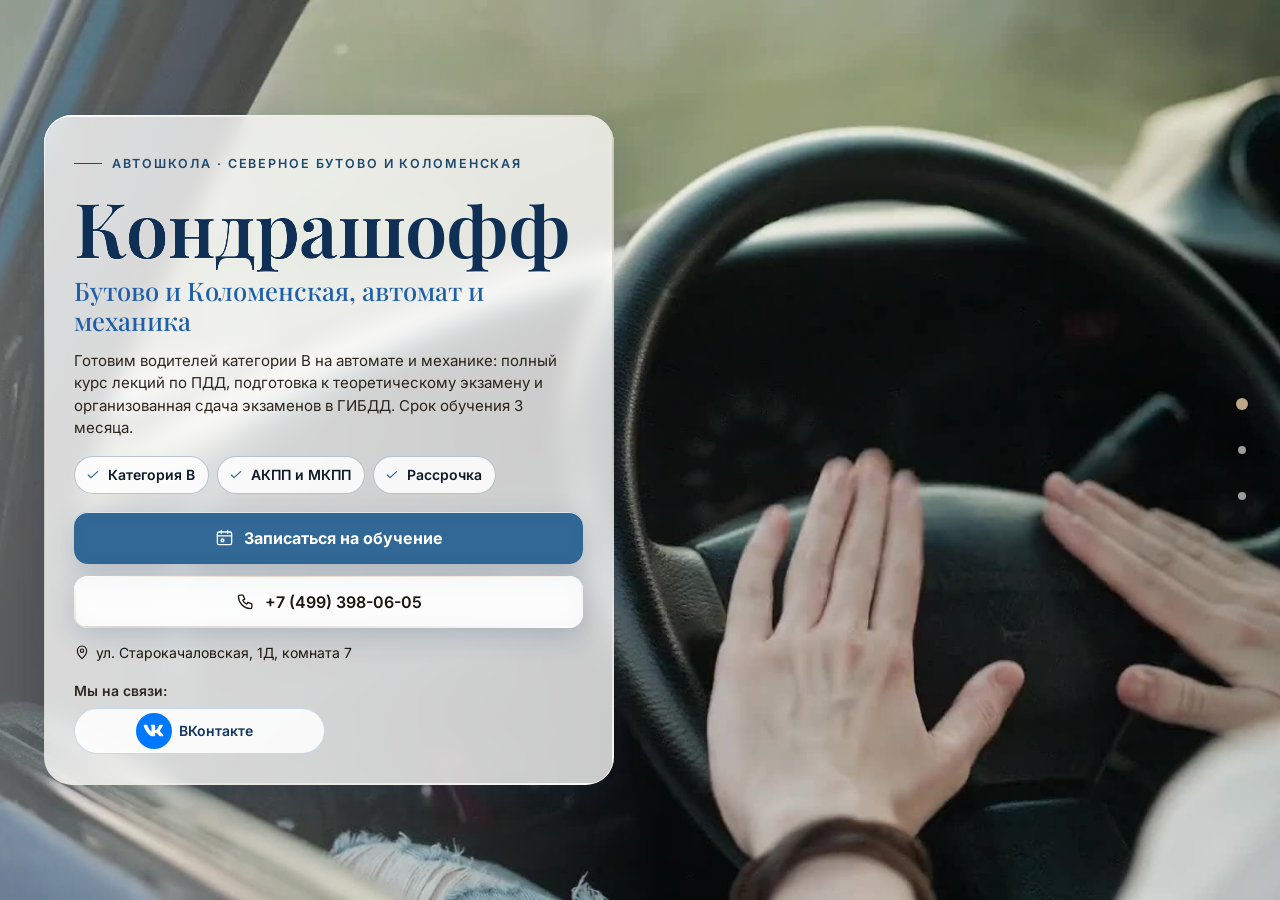
<file: index.html>
<!DOCTYPE html>
<html lang="ru" data-theme="light">
<head>
<meta charset="utf-8">
<meta name="viewport" content="width=device-width, initial-scale=1, viewport-fit=cover">
<title>ИКЦ Кондрашофф — права категории B, Москва, Бутово и Коломенская, от 49 000 ₽</title>
<meta name="description" content="Автошкола ИКЦ Кондрашофф в Москве: категория B, автомат и механика, рассрочка, сдача экзаменов в ГИБДД. Курс — от 49 000 ₽. Телефон +7 (499) 398-06-05.">
<meta name="robots" content="noindex, nofollow, noarchive">
<meta name="geo.region" content="RU-SPE">
<meta name="geo.placename" content="Санкт-Петербург">
<meta name="geo.position" content="59.8944504;30.4585142">
<meta name="ICBM" content="59.8944504, 30.4585142">
<meta property="og:type" content="website">
<meta property="og:locale" content="ru_RU">
<meta property="og:site_name" content="Автошкола «ИКЦ Кондрашофф»">
<meta property="og:title" content="ИКЦ Кондрашофф — права категории B, Москва, Бутово и Коломенская, от 49 000 ₽">
<meta property="og:description" content="Автошкола ИКЦ Кондрашофф в Москве: категория B, автомат и механика, рассрочка, сдача экзаменов в ГИБДД. Курс — от 49 000 ₽. Телефон +7 (499) 398-06-05.">
<meta name="twitter:card" content="summary_large_image">
<meta name="twitter:title" content="ИКЦ Кондрашофф — права категории B, Москва, Бутово и Коломенская, от 49 000 ₽">
<meta name="twitter:description" content="Автошкола ИКЦ Кондрашофф в Москве: категория B, автомат и механика, рассрочка, сдача экзаменов в ГИБДД. Курс — от 49 000 ₽. Телефон +7 (499) 398-06-05.">
<meta name="theme-color" content="#f0f8fe">
<link rel="icon" href="data:image/svg+xml,%3Csvg%20xmlns%3D%22http%3A//www.w3.org/2000/svg%22%20viewBox%3D%220%200%2064%2064%22%3E%3Crect%20width%3D%2264%22%20height%3D%2264%22%20rx%3D%2214%22%20fill%3D%22%231f5fa8%22/%3E%3Ccircle%20cx%3D%2232%22%20cy%3D%2232%22%20r%3D%2217%22%20fill%3D%22none%22%20stroke%3D%22%23fff%22%20stroke-width%3D%225%22/%3E%3Ccircle%20cx%3D%2232%22%20cy%3D%2232%22%20r%3D%225%22%20fill%3D%22%23ffc54d%22/%3E%3C/svg%3E">
<script>document.documentElement.classList.add('js');try{var _i=parseInt(localStorage.getItem('nb_fs2'),10),_f=[1,1.15,1.3,1.5][_i];if(_f)document.documentElement.style.setProperty('--fs',_f)}catch(e){}</script>
<style id="hero-timing">:root{--hero-d:1.2s}</style>
<link rel="preload" as="image" href="img/hero-poster.jpg" fetchpriority="high">
<!-- шрифты лежат внутри сайта: Google Fonts у российской аудитории режется -->
<style>
@font-face{font-family:'Inter';font-style:normal;font-weight:400;font-display:swap;src:url(assets/fonts/inter-400-cyrillic-ext.woff2) format('woff2');unicode-range:U+0460-052F, U+1C80-1C8A, U+20B4, U+2DE0-2DFF, U+A640-A69F, U+FE2E-FE2F}
@font-face{font-family:'Inter';font-style:normal;font-weight:400;font-display:swap;src:url(assets/fonts/inter-400-cyrillic.woff2) format('woff2');unicode-range:U+0301, U+0400-045F, U+0490-0491, U+04B0-04B1, U+2116}
@font-face{font-family:'Inter';font-style:normal;font-weight:400;font-display:swap;src:url(assets/fonts/inter-400-latin-ext.woff2) format('woff2');unicode-range:U+0100-02BA, U+02BD-02C5, U+02C7-02CC, U+02CE-02D7, U+02DD-02FF, U+0304, U+0308, U+0329, U+1D00-1DBF, U+1E00-1E9F, U+1EF2-1EFF, U+2020, U+20A0-20AB, U+20AD-20C0, U+2113, U+2C60-2C7F, U+A720-A7FF}
@font-face{font-family:'Inter';font-style:normal;font-weight:400;font-display:swap;src:url(assets/fonts/inter-400-latin.woff2) format('woff2');unicode-range:U+0000-00FF, U+0131, U+0152-0153, U+02BB-02BC, U+02C6, U+02DA, U+02DC, U+0304, U+0308, U+0329, U+2000-206F, U+20AC, U+2122, U+2191, U+2193, U+2212, U+2215, U+FEFF, U+FFFD}
@font-face{font-family:'Inter';font-style:normal;font-weight:500;font-display:swap;src:url(assets/fonts/inter-500-cyrillic-ext.woff2) format('woff2');unicode-range:U+0460-052F, U+1C80-1C8A, U+20B4, U+2DE0-2DFF, U+A640-A69F, U+FE2E-FE2F}
@font-face{font-family:'Inter';font-style:normal;font-weight:500;font-display:swap;src:url(assets/fonts/inter-500-cyrillic.woff2) format('woff2');unicode-range:U+0301, U+0400-045F, U+0490-0491, U+04B0-04B1, U+2116}
@font-face{font-family:'Inter';font-style:normal;font-weight:500;font-display:swap;src:url(assets/fonts/inter-500-latin-ext.woff2) format('woff2');unicode-range:U+0100-02BA, U+02BD-02C5, U+02C7-02CC, U+02CE-02D7, U+02DD-02FF, U+0304, U+0308, U+0329, U+1D00-1DBF, U+1E00-1E9F, U+1EF2-1EFF, U+2020, U+20A0-20AB, U+20AD-20C0, U+2113, U+2C60-2C7F, U+A720-A7FF}
@font-face{font-family:'Inter';font-style:normal;font-weight:500;font-display:swap;src:url(assets/fonts/inter-500-latin.woff2) format('woff2');unicode-range:U+0000-00FF, U+0131, U+0152-0153, U+02BB-02BC, U+02C6, U+02DA, U+02DC, U+0304, U+0308, U+0329, U+2000-206F, U+20AC, U+2122, U+2191, U+2193, U+2212, U+2215, U+FEFF, U+FFFD}
@font-face{font-family:'Inter';font-style:normal;font-weight:600;font-display:swap;src:url(assets/fonts/inter-600-cyrillic-ext.woff2) format('woff2');unicode-range:U+0460-052F, U+1C80-1C8A, U+20B4, U+2DE0-2DFF, U+A640-A69F, U+FE2E-FE2F}
@font-face{font-family:'Inter';font-style:normal;font-weight:600;font-display:swap;src:url(assets/fonts/inter-600-cyrillic.woff2) format('woff2');unicode-range:U+0301, U+0400-045F, U+0490-0491, U+04B0-04B1, U+2116}
@font-face{font-family:'Inter';font-style:normal;font-weight:600;font-display:swap;src:url(assets/fonts/inter-600-latin-ext.woff2) format('woff2');unicode-range:U+0100-02BA, U+02BD-02C5, U+02C7-02CC, U+02CE-02D7, U+02DD-02FF, U+0304, U+0308, U+0329, U+1D00-1DBF, U+1E00-1E9F, U+1EF2-1EFF, U+2020, U+20A0-20AB, U+20AD-20C0, U+2113, U+2C60-2C7F, U+A720-A7FF}
@font-face{font-family:'Inter';font-style:normal;font-weight:600;font-display:swap;src:url(assets/fonts/inter-600-latin.woff2) format('woff2');unicode-range:U+0000-00FF, U+0131, U+0152-0153, U+02BB-02BC, U+02C6, U+02DA, U+02DC, U+0304, U+0308, U+0329, U+2000-206F, U+20AC, U+2122, U+2191, U+2193, U+2212, U+2215, U+FEFF, U+FFFD}
@font-face{font-family:'Inter';font-style:normal;font-weight:700;font-display:swap;src:url(assets/fonts/inter-700-cyrillic-ext.woff2) format('woff2');unicode-range:U+0460-052F, U+1C80-1C8A, U+20B4, U+2DE0-2DFF, U+A640-A69F, U+FE2E-FE2F}
@font-face{font-family:'Inter';font-style:normal;font-weight:700;font-display:swap;src:url(assets/fonts/inter-700-cyrillic.woff2) format('woff2');unicode-range:U+0301, U+0400-045F, U+0490-0491, U+04B0-04B1, U+2116}
@font-face{font-family:'Inter';font-style:normal;font-weight:700;font-display:swap;src:url(assets/fonts/inter-700-latin-ext.woff2) format('woff2');unicode-range:U+0100-02BA, U+02BD-02C5, U+02C7-02CC, U+02CE-02D7, U+02DD-02FF, U+0304, U+0308, U+0329, U+1D00-1DBF, U+1E00-1E9F, U+1EF2-1EFF, U+2020, U+20A0-20AB, U+20AD-20C0, U+2113, U+2C60-2C7F, U+A720-A7FF}
@font-face{font-family:'Inter';font-style:normal;font-weight:700;font-display:swap;src:url(assets/fonts/inter-700-latin.woff2) format('woff2');unicode-range:U+0000-00FF, U+0131, U+0152-0153, U+02BB-02BC, U+02C6, U+02DA, U+02DC, U+0304, U+0308, U+0329, U+2000-206F, U+20AC, U+2122, U+2191, U+2193, U+2212, U+2215, U+FEFF, U+FFFD}
@font-face{font-family:'Playfair Display';font-style:normal;font-weight:500;font-display:swap;src:url(assets/fonts/playfair-display-500-cyrillic.woff2) format('woff2');unicode-range:U+0301, U+0400-045F, U+0490-0491, U+04B0-04B1, U+2116}
@font-face{font-family:'Playfair Display';font-style:normal;font-weight:500;font-display:swap;src:url(assets/fonts/playfair-display-500-latin-ext.woff2) format('woff2');unicode-range:U+0100-02BA, U+02BD-02C5, U+02C7-02CC, U+02CE-02D7, U+02DD-02FF, U+0304, U+0308, U+0329, U+1D00-1DBF, U+1E00-1E9F, U+1EF2-1EFF, U+2020, U+20A0-20AB, U+20AD-20C0, U+2113, U+2C60-2C7F, U+A720-A7FF}
@font-face{font-family:'Playfair Display';font-style:normal;font-weight:500;font-display:swap;src:url(assets/fonts/playfair-display-500-latin.woff2) format('woff2');unicode-range:U+0000-00FF, U+0131, U+0152-0153, U+02BB-02BC, U+02C6, U+02DA, U+02DC, U+0304, U+0308, U+0329, U+2000-206F, U+20AC, U+2122, U+2191, U+2193, U+2212, U+2215, U+FEFF, U+FFFD}
@font-face{font-family:'Playfair Display';font-style:normal;font-weight:600;font-display:swap;src:url(assets/fonts/playfair-display-600-cyrillic.woff2) format('woff2');unicode-range:U+0301, U+0400-045F, U+0490-0491, U+04B0-04B1, U+2116}
@font-face{font-family:'Playfair Display';font-style:normal;font-weight:600;font-display:swap;src:url(assets/fonts/playfair-display-600-latin-ext.woff2) format('woff2');unicode-range:U+0100-02BA, U+02BD-02C5, U+02C7-02CC, U+02CE-02D7, U+02DD-02FF, U+0304, U+0308, U+0329, U+1D00-1DBF, U+1E00-1E9F, U+1EF2-1EFF, U+2020, U+20A0-20AB, U+20AD-20C0, U+2113, U+2C60-2C7F, U+A720-A7FF}
@font-face{font-family:'Playfair Display';font-style:normal;font-weight:600;font-display:swap;src:url(assets/fonts/playfair-display-600-latin.woff2) format('woff2');unicode-range:U+0000-00FF, U+0131, U+0152-0153, U+02BB-02BC, U+02C6, U+02DA, U+02DC, U+0304, U+0308, U+0329, U+2000-206F, U+20AC, U+2122, U+2191, U+2193, U+2212, U+2215, U+FEFF, U+FFFD}
/* ===== Notary site — generator stylesheet (light warm base, dark theme by toggle) ===== */
:root{
  --p100:#665230; --p90:#97825e; --p80:#bba887; --p70:#c2b9a9; --p50:#dad5ce; --p40:#e0dedb;
  --p30:#eeece9; --p20:#f1f1f0; --p10:#f8f8f8; --n100:#0e0f11; --n90:#3c404b; --n10:#fff;

  --bg:var(--p10); --bg2:var(--p20); --bg3:var(--p30); --card:var(--n10); --text:var(--n100); --muted:var(--n90);
  --line:var(--p50); --line2:var(--p40); --accent:var(--p90); --accent-d:var(--p100); --accent-l:var(--p80); --accent-soft:var(--p30);
  --on-accent:#fff; --shadow:0 1px 10px rgba(51,51,51,.10); --shadow-lg:0 12px 40px rgba(30,24,10,.14);
  --hero-ov1:rgba(14,15,17,.72); --hero-ov2:rgba(14,15,17,.30); --sec-ov:rgba(248,248,248,.72);
  --ok:#2e8b57; --bad:#b4453b;
  /* те же цвета составляющими: rgba() понимают все браузеры, color-mix() — нет */
  --bg-rgb:248,248,248; --card-rgb:255,255,255; --accent-rgb:151,130,94; --ok-rgb:46,139,87;

  --zc:var(--fs); --fs:1; --vwu:calc(1vw / var(--fs)); --vhu:calc(1vh / var(--fs));   /* масштаб текста (А−/А+) и «честные» vw/vh под ним */
  --hdr-h:68px; --bar-h:70px; --vh:calc(100*var(--vhu)); --gap:24px; --radius:14px; --radius-s:10px;
  --font:"Inter",Tahoma,Arial,sans-serif; --serif:"Playfair Display",Georgia,"Times New Roman",serif;
  --ease:cubic-bezier(.65,.05,.36,1); --speed:520ms;
}
html[data-theme="dark"]{
  --bg:#17150f; --bg2:#1d1a13; --bg3:#252117; --card:#221e15; --text:#f1ebdf; --muted:#b9ae98;
  --line:#3a3325; --line2:#2f2a1e; --accent:#c9b17f; --accent-d:#e0cf9f; --accent-l:#8d7b58; --accent-soft:#2a251a;
  --on-accent:#17150f; --shadow:0 1px 12px rgba(0,0,0,.45); --shadow-lg:0 14px 40px rgba(0,0,0,.55);
  --hero-ov1:rgba(10,9,6,.80); --hero-ov2:rgba(10,9,6,.40); --sec-ov:rgba(16,15,12,.76);
  --bg-rgb:23,21,15; --card-rgb:34,30,21; --accent-rgb:201,177,127;
}

*,*::before,*::after{box-sizing:border-box}
/* А−/А+: весь сайт — шапка, плашки, меню, формы, окна — растёт пропорционально, как при увеличении масштаба в браузере */
html{-webkit-text-size-adjust:100%;scroll-behavior:auto;zoom:var(--fs,1)}
html,body{height:100%;margin:0;overflow:hidden;background:var(--bg);color:var(--text);
  font-family:var(--font);font-size:16px;line-height:1.55;-webkit-font-smoothing:antialiased}
body{overscroll-behavior:none;position:relative}
a{color:inherit;text-decoration:none}
img{display:block;max-width:100%}
button{font:inherit;color:inherit;background:none;border:0;padding:0;cursor:pointer}
input,select,textarea{font:inherit;color:inherit}
h1,h2,h3,h4,p{margin:0}
ul{margin:0;padding:0;list-style:none}
svg{display:block}
.ico{width:22px;height:22px;stroke:currentColor;fill:none;stroke-width:1.7;stroke-linecap:round;stroke-linejoin:round;flex:none}
.vh{position:absolute!important;width:1px;height:1px;overflow:hidden;clip:rect(0 0 0 0);white-space:nowrap}

/* ---------- typography helpers ---------- */
.kicker{display:inline-flex;align-items:center;gap:10px;font-size:13px;font-weight:600;letter-spacing:.14em;text-transform:uppercase;color:var(--accent)}
.kicker::before{content:"";width:28px;height:1px;background:var(--accent)}
.h2{font-size:clamp(26px,calc(3.2*var(--vwu,1vw)),40px);font-weight:600;letter-spacing:-.02em;line-height:1.12;margin-top:10px}
.lead{color:var(--muted);font-size:17px;max-width:640px;margin-top:12px}
.sec-head{margin-bottom:28px}
#contacts .sec-head{margin-bottom:18px}

/* ---------- buttons ---------- */
.btn{display:inline-flex;align-items:center;justify-content:center;gap:10px;min-height:48px;padding:0 22px;border-radius:999px;
  font-weight:600;font-size:15px;line-height:1;border:1.5px solid transparent;transition:background .25s,color .25s,border-color .25s,transform .2s,box-shadow .25s;white-space:nowrap}
.btn:active{transform:translateY(1px)}
.btn-primary{background:var(--accent-d);color:var(--on-accent);border-color:var(--accent-d)}
.btn-primary:hover{background:var(--accent);border-color:var(--accent);color:#fff}
html[data-theme="dark"] .btn-primary:hover{color:#17150f}
.btn-ghost{border-color:var(--line);color:var(--text);background:var(--card)}
.btn-ghost:hover{border-color:var(--accent);color:var(--accent-d)}
.btn-light{background:rgba(255,255,255,.14);color:#fff;border-color:rgba(255,255,255,.55);backdrop-filter:blur(6px)}
.btn-light:hover{background:#fff;color:var(--n100)}
.btn-white{background:#fff;color:var(--n100);border-color:#fff}
.btn-white:hover{background:var(--p30);border-color:var(--p30)}
.btn .ico{width:18px;height:18px}
.btn-sm{min-height:44px;padding:0 16px;font-size:14px}

/* ---------- header ---------- */
.hdr{position:fixed;top:0;left:0;right:0;height:var(--hdr-h);z-index:200;display:flex;align-items:center;
  zoom:calc(1 / var(--zc,1)); --vwu:1vw; --vhu:1vh;   /* А−/А+ шапку не трогают: она всегда как при 100 % (страница в zoom, шапка — встречный zoom) */
  background:rgba(var(--bg-rgb),.88);backdrop-filter:blur(12px);-webkit-backdrop-filter:blur(12px);
  border-bottom:1px solid var(--line2);transition:background .3s}
.hdr-in{width:100%;max-width:1280px;margin:0 auto;padding:0 28px;display:flex;align-items:center;gap:24px}
.brand{display:flex;align-items:center;gap:12px;min-width:0;min-height:44px}
.mono-img{object-fit:contain;background:#fff;padding:2px;box-sizing:border-box}
.mono{width:42px;height:42px;border-radius:12px;background:var(--accent-d);color:var(--on-accent);display:grid;place-items:center;
  font-family:var(--serif);font-size:20px;font-weight:600;flex:none;letter-spacing:.02em}
.brand-t{display:flex;flex-direction:column;line-height:1.15;min-width:0}
.brand-n{font-weight:600;font-size:15px;white-space:nowrap;overflow:hidden;text-overflow:ellipsis}
.brand-s{font-size:13px;color:var(--muted);white-space:nowrap;overflow:hidden;text-overflow:ellipsis}
.nav{display:flex;align-items:center;gap:4px;margin-left:auto}
.nav > li{position:relative}
.nav-a{display:inline-flex;align-items:center;gap:6px;min-height:44px;padding:10px 12px;border-radius:8px;font-size:14px;font-weight:500;color:var(--text);opacity:.8;transition:opacity .2s,background .2s}
.nav-a:hover,.nav-a.cur,.nav > li.open > .nav-a{opacity:1;background:var(--bg3)}
.nav-a .chev{width:14px;height:14px;transition:transform .25s}
.nav > li.open > .nav-a .chev{transform:rotate(180deg)}
.hdr-tools{display:flex;align-items:center;gap:6px;margin-left:8px}
.tool{width:44px;height:44px;border-radius:10px;display:grid;place-items:center;color:var(--text);opacity:.8;transition:background .2s,opacity .2s}
.tool:hover{background:var(--bg3);opacity:1}
.tool .ico{width:20px;height:20px}
.tool-lang{width:auto;padding:0 10px;gap:6px;font-size:13px;font-weight:600;letter-spacing:.04em;display:flex;align-items:center}
.lang-wrap{position:relative}
.lang-dd{position:absolute;right:0;top:calc(100% + 8px);background:var(--card);border:1px solid var(--line);border-radius:12px;box-shadow:var(--shadow-lg);
  padding:6px;min-width:190px;display:none;z-index:210}
.lang-wrap.open .lang-dd{display:block}
.lang-dd button,.lang-dd a{display:flex;width:100%;align-items:center;gap:10px;min-height:44px;padding:9px 12px;border-radius:8px;font-size:14px;text-align:left}
.lang-dd button:hover,.lang-dd a:hover{background:var(--bg3)}
.lang-dd button.cur,.lang-dd a.cur{color:var(--accent-d);font-weight:600}
.lang-dd b{font-size:13px;letter-spacing:.08em;width:26px;color:var(--muted)}
.hdr-book{margin-left:4px}
.burger{display:none}
.moon,.sun{display:none}
html[data-theme="dark"] .sun{display:block}
html:not([data-theme="dark"]) .moon{display:block}

/* mega menu */
.mega{position:absolute;left:50%;top:calc(100% + 10px);transform:translateX(-50%);width:min(980px,calc(calc(100*var(--vwu,1vw)) - 40px));
  background:var(--card);border:1px solid var(--line);border-radius:16px;box-shadow:var(--shadow-lg);padding:20px;display:none;z-index:210}
.nav > li.open > .mega{display:block}
.mega-head{display:flex;justify-content:space-between;align-items:baseline;gap:16px;padding:0 6px 14px;border-bottom:1px solid var(--line2);margin-bottom:12px}
.mega-head b{font-size:14px}
.mega-head span{font-size:13px;color:var(--muted)}
.mega-grid{display:grid;grid-template-columns:repeat(2,1fr);gap:4px}
.mega-it{display:flex;gap:12px;align-items:flex-start;padding:10px 12px;border-radius:10px;text-align:left;width:100%;transition:background .2s}
.mega-it:hover{background:var(--bg3)}
.mega-it .cic{width:38px;height:38px;border-radius:10px;background:var(--accent-soft);color:var(--accent-d);display:grid;place-items:center;flex:none}
.mega-it .cic .ico{width:20px;height:20px}
.mega-it b{display:block;font-size:14px;font-weight:600}
.mega-it small{display:block;font-size:13px;color:var(--muted);line-height:1.35;margin-top:2px}
.mega-it em{font-style:normal;font-size:13px;color:var(--accent);margin-top:3px;display:block}

/* mobile menu */
.mmenu{position:fixed;top:calc(var(--hdr-h) / var(--zc,1));left:0;right:0;bottom:var(--bar-h);z-index:190;background:var(--bg);overflow-y:auto;padding:14px 18px 30px;display:none}
.mmenu.open{display:block}
.mmenu a,.mmenu .macc > button{display:flex;align-items:center;justify-content:space-between;width:100%;padding:14px 6px;border-bottom:1px solid var(--line2);font-size:17px;font-weight:500;text-align:left}
.mmenu .macc > button .chev{width:18px;height:18px;transition:transform .25s}
.mmenu .macc.open > button .chev{transform:rotate(180deg)}
.mmenu .macc-list{display:none;padding:4px 0 8px}
.mmenu .macc.open .macc-list{display:block}
.mmenu .macc-list button{display:flex;align-items:center;gap:12px;width:100%;padding:11px 8px;border-radius:10px;text-align:left;font-size:15px}
.mmenu .macc-list button:hover{background:var(--bg3)}
.mmenu .macc-list .cic{width:32px;height:32px;border-radius:8px;background:var(--accent-soft);color:var(--accent-d);display:grid;place-items:center;flex:none}
.mmenu .macc-list .cic .ico{width:17px;height:17px}
.mmenu-foot{display:flex;flex-wrap:wrap;gap:8px;margin-top:18px}
.mmenu-foot .btn{flex:1}

/* ---------- full-page scroller ---------- */
.fp{position:relative;width:100%;height:var(--vh);overflow:hidden}
.fp-track{will-change:transform;transition:transform var(--speed) var(--ease)}
.fp-track.no-anim{transition:none}
.sec{position:relative;height:var(--vh);width:100%;overflow:hidden}
.sec-scroll{height:100%;overflow-y:auto;overflow-x:hidden;display:flex;flex-direction:column;
  padding:calc(var(--hdr-h) / var(--zc,1) + 20px) 28px calc(var(--bar-h) + 96px);-webkit-overflow-scrolling:touch;scrollbar-width:thin;scrollbar-color:var(--line) transparent}
.wrap{margin:auto;width:100%;max-width:1180px}
.sec-alt{background:var(--bg2)}

/* reveal animation */
.rv{opacity:0;transform:translateY(18px);transition:opacity .7s ease,transform .7s ease;transition-delay:calc(var(--i,0) * 90ms)}
.sec.active .rv{opacity:1;transform:none}

/* side dots */
.dots{position:fixed;right:16px;top:50%;transform:translateY(-50%);z-index:150;display:flex;flex-direction:column;gap:2px}
.dots button{position:relative;width:44px;height:44px;display:grid;place-items:center}
.dots button::after{content:"";width:8px;height:8px;border-radius:50%;background:var(--muted);opacity:.45;transition:transform .25s,opacity .25s,background .25s}
.dots button:hover::after{opacity:.9}
.dots button.cur::after{background:var(--accent);opacity:1;transform:scale(1.5)}
.dots button span{position:absolute;right:32px;top:50%;transform:translateY(-50%) translateX(6px);background:var(--n100);color:#fff;font-size:13px;
  padding:5px 10px;border-radius:6px;white-space:nowrap;opacity:0;pointer-events:none;transition:opacity .2s,transform .2s}
.dots button:hover span{opacity:1;transform:translateY(-50%)}
.sec-hero ~ .dots{color:#fff}
body[data-sec="0"] .dots button::after{background:#fff}
body[data-sec="0"] .dots button.cur::after{background:var(--p80)}

.sec:not(.sec-hero) .sec-scroll{position:relative;z-index:1}

.status{display:inline-flex;align-items:center;gap:8px;padding:8px 14px 8px 10px;border-radius:999px;background:rgba(255,255,255,.12);border:1px solid rgba(255,255,255,.28);font-size:13px;backdrop-filter:blur(6px)}
.status i{width:9px;height:9px;border-radius:50%;background:#7bd389;box-shadow:0 0 0 3px rgba(123,211,137,.28)}
.status.closed i{background:#f08a7e;box-shadow:0 0 0 3px rgba(240,138,126,.28)}
.status.soon i{background:#f0c674;box-shadow:0 0 0 3px rgba(240,198,116,.28)}
.status span{opacity:.85}
.addr-link{display:inline-flex;align-items:center;gap:6px;border-bottom:1px solid currentColor;padding:13px 0 14px;margin:-13px 0 -14px;transition:color .2s}
.addr-link:hover{color:var(--accent)}
.addr-link .ico{width:16px;height:16px}

/* ---------- services ---------- */
.svc-grid{display:grid;grid-template-columns:repeat(5,1fr);gap:14px}
.svc{display:flex;flex-direction:column;align-items:flex-start;gap:10px;padding:18px 16px 16px;border-radius:var(--radius);background:var(--card);border:1px solid var(--line2);
  text-align:left;min-height:170px;transition:transform .25s,box-shadow .25s,border-color .25s;position:relative}
.svc:hover{transform:translateY(-3px);box-shadow:var(--shadow-lg);border-color:var(--accent-l)}
.svc .cic{width:44px;height:44px;border-radius:12px;background:var(--accent-soft);color:var(--accent-d);display:grid;place-items:center}
.svc b{font-size:15px;font-weight:600;line-height:1.3}
.svc small{font-size:13px;color:var(--muted);line-height:1.35}
.svc em{font-style:normal;font-size:13px;color:var(--accent);margin-top:auto;padding-top:6px;display:inline-flex;align-items:center;gap:4px}
.svc em .ico{width:12px;height:12px}

/* ---------- about ---------- */
.about{display:grid;grid-template-columns:1.15fr .85fr;gap:48px;align-items:start}
.about-txt p{color:var(--muted);margin-top:14px;font-size:16px}
.about-txt p:first-of-type{color:var(--text)}
.quote{margin-top:22px;padding:16px 20px;border-left:3px solid var(--accent);background:var(--card);border-radius:0 12px 12px 0;font-family:var(--serif);font-size:18px;line-height:1.45;color:var(--text)}
.creds{display:grid;gap:10px}
.cred{display:flex;gap:14px;align-items:center;padding:14px 16px;border-radius:12px;background:var(--card);border:1px solid var(--line2)}
.cred .cic{width:40px;height:40px;border-radius:10px;background:var(--accent-soft);color:var(--accent-d);display:grid;place-items:center;flex:none}
.cred .cic .ico{width:20px;height:20px}
.cred small{display:block;font-size:13px;color:var(--muted);text-transform:uppercase;letter-spacing:.06em}
.cred b{display:block;font-size:15px;font-weight:600;line-height:1.3}
.chips{display:flex;flex-wrap:wrap;gap:8px;margin-top:16px}
.chips li{padding:8px 14px;border-radius:999px;border:1px solid var(--accent-l);color:var(--accent-d);font-size:13.5px;font-weight:500;background:var(--card)}
.strong-lbl{margin-top:22px;font-size:13px;text-transform:uppercase;letter-spacing:.1em;color:var(--muted)}

/* ---------- how ---------- */
.steps{display:grid;grid-template-columns:repeat(5,1fr);gap:16px;position:relative;margin-top:14px}
.steps::before{content:"";position:absolute;left:8%;right:8%;top:30px;height:1px;background:var(--line)}
.step{position:relative;padding:0 8px}
.step-n{width:60px;height:60px;border-radius:50%;background:var(--card);border:1.5px solid var(--accent-l);color:var(--accent-d);display:grid;place-items:center;
  font-family:var(--serif);font-size:24px;font-weight:600;position:relative;z-index:1;transition:background .4s,color .4s}
.sec.active .step-n{animation:pop .6s var(--ease) both;animation-delay:calc(var(--i) * 140ms + 150ms)}
@keyframes pop{0%{transform:scale(.6);opacity:0}60%{transform:scale(1.08);opacity:1}100%{transform:scale(1)}}
.step b{display:block;margin-top:16px;font-size:17px;font-weight:600}
.step p{color:var(--muted);font-size:14.5px;margin-top:6px}

/* ---------- reviews ---------- */
.reviews{display:grid;grid-template-columns:300px 1fr;gap:28px;align-items:start}
.rsum{background:var(--card);border:1px solid var(--line2);border-radius:var(--radius);padding:26px 24px;text-align:center}
.rsum .big{font-family:var(--serif);font-size:64px;line-height:1;font-weight:500;color:var(--accent-d)}
.stars{display:inline-flex;gap:3px;--fill:100%}
.stars svg{width:20px;height:20px}
.stars .st{fill:var(--line);stroke:none}
.stars .st.on{fill:#e7b73b}
.stars .st.half{fill:url(#halfgrad)}
.rsum .stars{margin-top:8px}
.rsum p{color:var(--muted);font-size:13.5px;margin-top:10px;line-height:1.4}
.rsum .btn{margin-top:16px;width:100%}
.rsum .gis{display:block;margin:10px 0 -14px;padding:14px 0;font-size:13px;color:var(--accent-d);text-decoration:underline;text-underline-offset:3px}
.rgrid{display:grid;grid-template-columns:repeat(2,1fr);gap:14px}
.rev{background:var(--card);border:1px solid var(--line2);border-radius:var(--radius);padding:20px;display:flex;flex-direction:column;gap:10px}
.rev .stars svg{width:15px;height:15px}
.rev p{font-size:14.5px;line-height:1.5;flex:1}
.rev p::before{content:"“";font-family:var(--serif);color:var(--accent);font-size:22px;line-height:0;margin-right:4px;vertical-align:-6px}
.rev-meta{display:flex;flex-wrap:wrap;justify-content:space-between;gap:4px 10px;align-items:baseline;font-size:13px;color:var(--muted)}
.rev-meta b{color:var(--text);font-weight:600}
.rev-src{display:inline-flex;align-items:center;gap:5px;white-space:nowrap;margin-left:auto}
.rev-src i{width:6px;height:6px;border-radius:50%;background:var(--accent)}
.rev-sample{color:var(--muted);font-style:italic;opacity:.85}
.rev-real{color:var(--accent-d);font-weight:600}
.rev-real i{background:var(--ok)}
.rev-is-real{border-color:var(--accent-l)}
.demo-note{margin-top:14px;max-width:760px;font-size:13.5px;line-height:1.45;color:var(--muted);background:var(--accent-soft);
  border-left:3px solid var(--accent);border-radius:0 8px 8px 0;padding:8px 12px}
.rnote{margin-top:14px;font-size:13px;color:var(--muted)}

/* ---------- faq ---------- */
.faq{display:grid;grid-template-columns:1fr 1fr;gap:0 32px;align-items:start}
.faq-col{display:flex;flex-direction:column}
.fq{border-bottom:1px solid var(--line)}
.fq > button{display:flex;width:100%;align-items:center;justify-content:space-between;gap:16px;min-height:44px;padding:16px 4px;text-align:left;font-weight:600;font-size:15.5px;line-height:1.35}
.fq > button .pl{width:26px;height:26px;border-radius:50%;border:1px solid var(--line);display:grid;place-items:center;flex:none;color:var(--accent-d);transition:transform .3s,background .3s}
.fq > button .pl .ico{width:14px;height:14px}
.fq.open > button .pl{transform:rotate(45deg);background:var(--accent-soft)}
.fq-a{display:grid;grid-template-rows:0fr;transition:grid-template-rows .35s var(--ease)}
.fq.open .fq-a{grid-template-rows:1fr}
.fq-a > div{overflow:hidden}
.fq-a p{color:var(--muted);font-size:14.5px;padding:0 4px 16px;line-height:1.55}
.fq-a .faq-note{font-size:13px;color:var(--accent-d);padding-bottom:6px}
.fq-a .faq-note:empty{display:none}

/* ---------- contacts ---------- */
.contacts{display:grid;grid-template-columns:1fr 1.05fr 1fr;gap:18px;align-items:stretch}
.contacts .cbox{padding:16px 18px}
.cbox{background:var(--card);border:1px solid var(--line2);border-radius:var(--radius);padding:20px}
.cl{display:grid;gap:12px}
.cl li{display:flex;gap:12px;align-items:flex-start}
.cl .cic{width:36px;height:36px;border-radius:10px;background:var(--accent-soft);color:var(--accent-d);display:grid;place-items:center;flex:none}
.cl .cic .ico{width:18px;height:18px}
.cl small{display:block;font-size:13px;color:var(--muted);text-transform:uppercase;letter-spacing:.06em}
.cl b{display:block;font-weight:500;font-size:15px;line-height:1.4}
.cl a.tel,.cl a.mail{display:block;padding:14px 0;margin:-14px 0}
.cl a.tel:hover,.cl a.mail:hover{color:var(--accent-d)}
.hours-link{display:inline-block;font-size:13px;color:var(--accent-d);text-decoration:underline;text-underline-offset:3px;padding:14px 0;margin:-14px 0}
.cl .msgs{display:flex;gap:8px;margin-top:4px;flex-wrap:wrap}
.cl .msgs a{display:inline-flex;align-items:center;gap:6px;padding:6px 10px;border-radius:8px;border:1px solid var(--line);font-size:13px;min-height:44px}
.cl .msgs a .ico{width:16px;height:16px}
.mapbox{display:flex;flex-direction:column;gap:12px;padding:12px}
.map{flex:1;min-height:280px;border-radius:10px;overflow:hidden;border:1px solid var(--line);background:var(--bg3);position:relative}
.map iframe{width:100%;height:100%;border:0;position:absolute;inset:0}
.map-actions{display:flex;gap:8px;flex-wrap:wrap}
.map-actions .btn{flex:1;min-height:44px;font-size:14px;padding:0 12px}

/* form */
.form h3{font-size:19px;font-weight:600}
.form .fdesc{color:var(--muted);font-size:13.5px;margin-top:6px}
.fg{display:grid;gap:8px;margin-top:12px}
.f2{display:grid;grid-template-columns:1fr 1fr;gap:10px}
.fld{display:flex;flex-direction:column;gap:4px}
.fld label{font-size:13px;color:var(--muted);font-weight:500}
.fld input,.fld select,.fld textarea{width:100%;background:var(--bg);border:1px solid var(--line);border-radius:10px;padding:8px 12px;font-size:14px;transition:border-color .2s,box-shadow .2s;min-height:44px}
.fld textarea{min-height:48px;resize:vertical}
.fld input:focus,.fld select:focus,.fld textarea:focus{outline:0;border-color:var(--accent);box-shadow:0 0 0 3px rgba(var(--accent-rgb),.22)}
.fld.err input,.fld.err select{border-color:var(--bad)}
.ferr{font-size:13px;color:var(--bad);display:none}
.fld.err .ferr{display:block}
.fnote{font-size:13px;color:var(--muted);margin-top:8px;line-height:1.4}
.fok{display:none;margin-top:10px;padding:10px 12px;border-radius:10px;background:rgba(var(--ok-rgb),.12);color:var(--ok);font-size:13.5px}
.fok.show{display:block}

.foot{margin-top:18px;padding-top:12px;padding-left:250px;flex-wrap:nowrap;align-items:flex-start;border-top:1px solid var(--line2);display:flex;justify-content:space-between;gap:16px;flex-wrap:wrap;font-size:13px;color:var(--muted)}
.foot p{max-width:none}
.foot .fl{white-space:nowrap;flex:none}
.foot .fl a{margin-left:14px;padding:14px 0;margin-top:-14px;margin-bottom:-14px;display:inline-block;min-width:44px;text-align:center;text-decoration:underline;text-underline-offset:3px}

/* ---------- bottom bar ---------- */
.bar{position:fixed;inset:auto 0 0;z-index:300;background:var(--card);box-shadow:0 -1px 10px rgba(51,51,51,.1);border-top:1px solid var(--line2);
  padding:6px 0;padding-bottom:calc(6px + env(safe-area-inset-bottom,0px))}
.bar-in{display:flex;justify-content:space-around;align-items:center;max-width:1080px;margin:0 auto}
.bi{display:flex;flex-direction:column;align-items:center;gap:5px;padding:8px 24px;border-radius:10px;font-size:13.5px;line-height:1;color:var(--text);opacity:.65;
  transition:opacity .3s,background .3s,color .3s;flex:1;max-width:190px;min-width:0}
.bi span{white-space:nowrap;max-width:100%;overflow:hidden;text-overflow:ellipsis}
.bi .ico{width:24px;height:24px}
.bi:hover{opacity:1;background:var(--bg3)}
.bi.cur{opacity:1;color:var(--accent-d)}


/* ---------- modals ---------- */
.modal{position:fixed;inset:0;z-index:400;background:rgba(14,15,17,.62);display:none;align-items:center;justify-content:center;padding:20px}
.modal.open{display:flex}
.mbox{background:var(--card);color:var(--text);border-radius:18px;width:100%;max-width:560px;max-height:min(calc(86*var(--vhu,1vh)),860px);overflow:auto;padding:26px 26px 22px;position:relative;box-shadow:var(--shadow-lg);
  animation:mup .3s var(--ease)}
@keyframes mup{from{opacity:0;transform:translateY(16px) scale(.98)}to{opacity:1;transform:none}}
.mbox-lg{max-width:760px}
.mclose{position:absolute;top:12px;right:12px;width:44px;height:44px;border-radius:50%;display:grid;place-items:center;color:var(--muted)}
.mclose:hover{background:var(--bg3);color:var(--text)}
.mbox h3{font-size:22px;font-weight:600;padding-right:36px}
.mbox .msub{color:var(--muted);font-size:14px;margin-top:4px}
.hours-t{width:100%;border-collapse:collapse;margin-top:16px;font-size:15px}
.hours-t td{padding:9px 6px;border-bottom:1px solid var(--line2)}
.hours-t td:last-child{text-align:right;font-weight:500;white-space:nowrap}
.hours-t tr.today td{color:var(--accent-d);font-weight:600}
.hours-t tr.today td:first-child::after{content:" · " attr(data-today);font-weight:400;font-size:13px;color:var(--muted)}
.hours-t tr.off td:last-child{color:var(--muted);font-weight:400}
.mnote{margin-top:14px;padding:12px 14px;border-radius:10px;background:var(--bg2);font-size:13.5px;color:var(--muted)}
.mnote b{display:block;color:var(--text);margin-bottom:3px;font-size:13px}
.mcontacts{display:flex;flex-wrap:wrap;gap:8px;margin-top:14px}
.mcontacts a{display:inline-flex;align-items:center;gap:7px;min-height:44px;padding:9px 13px;border-radius:10px;border:1px solid var(--line);font-size:13.5px}
.mcontacts a .ico{width:16px;height:16px}
.mcontacts a:hover{border-color:var(--accent)}
/* способы записи: позвонить, написать на почту, заказать обратный звонок */
.bk-opts{display:grid;gap:10px;margin-top:14px}
.bk-opt{display:flex;align-items:center;gap:14px;min-height:60px;padding:10px 16px;border-radius:14px;border:1px solid var(--line);background:var(--bg3);color:var(--text);font-size:16px;font-weight:600;text-align:left;text-decoration:none;transition:border-color .2s,background .2s}
.bk-opt:hover{border-color:var(--accent);background:var(--accent-soft)}
.bk-opt .ico{width:24px;height:24px;color:var(--accent-d);flex:none}
.bk-opt small{display:block;font-weight:400;font-size:13px;color:var(--muted);margin-top:1px}
.mbox-book{max-width:440px}
/* оплата значками, подпись у общего телефона */
.pay-pills{display:flex;flex-wrap:wrap;gap:6px;margin-top:5px}
.pay-pill{display:inline-flex;align-items:center;gap:6px;padding:4px 11px 4px 9px;border-radius:999px;border:1px solid var(--line);background:var(--bg3);font-size:13px;font-weight:600;line-height:1.3;white-space:nowrap}
.pay-pill .ico{width:15px;height:15px;color:var(--accent-d)}
.pay-pill.pay-logo{background:#fff;border-color:rgba(0,0,0,.12);padding:3px 11px;min-height:28px}
.pay-pill.pay-logo img{display:block;height:17px;width:auto}
.pay-pill.pay-logo img[src$="sbp.svg"]{height:20px}

.brand-t{display:flex;flex-direction:column;justify-content:center;gap:2px;line-height:1.1;min-width:0}
.brand-s{display:block;font-size:10.5px;font-weight:600;letter-spacing:.16em;text-transform:uppercase;color:var(--muted);white-space:nowrap;overflow:visible;text-overflow:clip}
.brand-n{font-size:16px;font-weight:600;white-space:nowrap;overflow:visible;text-overflow:clip}
.nav-a{white-space:nowrap}
#navServices{position:static}
.mega{max-height:calc(calc(100*var(--vhu,1vh)) - var(--hdr-h) - 24px);overflow-y:auto;top:calc(100% + 6px);width:min(980px,calc(calc(100*var(--vwu,1vw)) - 32px))}
@media screen and (max-width:760px){.mega-grid{grid-template-columns:1fr}}
@media screen and (max-width:479px){.brand-t{display:flex}.brand-s{font-size:9px;letter-spacing:.14em}.brand-n{font-size:12.5px;white-space:normal;line-height:1.12}}
.bk-inline{grid-template-columns:repeat(3,1fr);gap:8px}
.bk-inline .bk-opt{flex-direction:column;justify-content:center;gap:5px;min-height:76px;padding:9px 6px;font-size:13.5px;text-align:center;line-height:1.2}
.bk-inline .bk-opt .ico{width:22px;height:22px}
.bk-inline .bk-opt small{display:none}
/* services modal */
.svc-list{margin-top:16px;display:grid;grid-template-columns:1fr 1fr;gap:6px}
.svc-list button{display:flex;gap:10px;align-items:center;width:100%;min-height:44px;text-align:left;padding:10px 12px;border-radius:10px;font-size:14px;line-height:1.35;border:1px solid var(--line2);background:var(--bg)}
.svc-list button:hover{border-color:var(--accent);background:var(--accent-soft)}
.svc-list button .ico{width:16px;height:16px;color:var(--accent);margin-top:2px}
.mhint{font-size:13px;color:var(--muted);margin-top:12px}
.mhead{display:flex;gap:14px;align-items:center;padding-right:36px}
.mhead .cic{width:48px;height:48px;border-radius:12px;background:var(--accent-soft);color:var(--accent-d);display:grid;place-items:center;flex:none}

/* ---------- responsive ---------- */
@media (max-width:1200px){
  .svc-grid{grid-template-columns:repeat(5,1fr)}
  .svc{min-height:160px;padding:14px}
  .svc small{display:none}
}
@media screen and (max-width:991px){
  :root{--hdr-h:62px}
  .nav,.hdr-book{display:none}
  .burger{display:grid}
  .hdr-in{padding:0 18px;gap:12px}
}
@media (max-width:991px){
  :root{--bar-h:64px}
  .sec-scroll{padding:calc(var(--hdr-h) / var(--zc,1) + 16px) 22px calc(var(--bar-h) + 96px)}
  .dots{right:8px;gap:8px}
  .dots button span{display:none}
  .svc-grid{grid-template-columns:repeat(3,1fr);gap:10px}
  .svc{min-height:0}
  .about{grid-template-columns:1fr;gap:22px}
  .steps{grid-template-columns:repeat(5,1fr);gap:10px}
  .step-n{width:48px;height:48px;font-size:20px}
  .step b{font-size:15px}.step p{font-size:13px}
  .reviews{grid-template-columns:1fr;gap:16px}
  .rsum{display:flex;align-items:center;gap:18px;text-align:left;padding:16px 18px}
  .rsum .big{font-size:44px}.rsum .stars{margin:0}.rsum p{margin:0;flex:1}.rsum .btn{margin:0;width:auto}.rsum .gis{display:none}
  .faq{grid-template-columns:1fr;gap:0}
  .contacts{grid-template-columns:1fr 1fr}
  .foot{padding-left:0}
  .contacts .form{grid-column:1 / -1}
  .map{min-height:240px}
  .bi{padding:10px 12px;font-size:13px}
}
@media (max-width:767px){
  :root{--bar-h:62px}
  .h2{font-size:26px}
  .lead{font-size:15px}
  .sec-head{margin-bottom:18px}
  .sec-scroll{padding-left:16px;padding-right:16px}
  .svc-grid{grid-template-columns:repeat(2,1fr);gap:10px}
  .svc{padding:12px;gap:8px}
  .svc .cic{width:36px;height:36px}
  .svc b{font-size:13.5px}
  .svc em{display:none}
  .steps{grid-template-columns:1fr;gap:12px}
  .steps::before{left:24px;right:auto;top:10px;bottom:10px;height:auto;width:1px}
  .step{display:grid;grid-template-columns:48px 1fr;gap:14px;align-items:start;padding:0}
  .step-n{grid-row:1 / span 2}
  .step b{margin-top:10px;grid-column:2}
  .step p{grid-column:2;margin-top:2px}
  .rgrid{display:flex;overflow-x:auto;gap:12px;scroll-snap-type:x mandatory;padding-bottom:8px;margin:0 -16px;padding-left:16px;padding-right:16px;scrollbar-width:none}
  .rgrid::-webkit-scrollbar{display:none}
  .rev{flex:0 0 82%;scroll-snap-align:start}
  .rsum{flex-wrap:wrap;gap:12px}
  .rsum p{flex-basis:100%}
  .contacts{grid-template-columns:1fr;gap:14px}
  .contacts .form{grid-column:auto}
  .cbox{padding:16px}
  .map{min-height:220px}
  .f2{grid-template-columns:1fr}
  .foot{flex-direction:column;gap:8px;padding-left:0}
  .bi{padding:8px 4px;font-size:13px;gap:4px}
  .bi .ico{width:22px;height:22px}
  .sec-scroll{padding-bottom:calc(var(--bar-h) + 66px)}
  .mmenu{padding-bottom:80px}
  .demo-note{font-size:13px;padding:7px 10px}
  .mbox{padding:22px 18px 18px;border-radius:16px}
  .svc-list{grid-template-columns:1fr}
  .dots{right:6px;gap:0}
  .dots button{width:44px;height:44px}
  .dots button::after{width:6px;height:6px}
}
@media screen and (max-width:479px){
  :root{--hdr-h:58px}
  .mono{width:36px;height:36px;font-size:17px;border-radius:10px}
  .brand-n{font-size:14px}
  /* тапы в шапке доведены до 44px (см. .tool ниже) — на самой узкой ширине
     текстовому названию рядом с логотипом уже не хватает места без обрезки,
     поэтому в шапке оставляем только логотип-ссылку */
  .tool{width:44px;height:44px}
  .tool-lang{padding:0 8px;width:auto}
  .tool-lang .ico{display:none}
}
@media (max-width:479px){
  :root{--bar-h:60px}
  .svc{padding:11px 10px}
  .svc b{font-size:13px}
  .bi{padding:6px 2px;font-size:13px;gap:4px;width:100%;max-width:none;letter-spacing:-.01em}
  .bi .ico{width:20px;height:20px}
  .bar{padding:5px 0}
  .cl b{font-size:14px}
}
@media (max-height:640px) and (min-width:768px){
  .svc{min-height:0}
}
@media (prefers-reduced-motion:reduce){
  .fp-track{transition-duration:0s}
  .rv{transition:none;opacity:1;transform:none}
}


/* пометка «демонстрационный проект» в подвале */
.foot-demo{margin-top:.5em;font-size:13px;line-height:1.45;opacity:.62}
.foot-demo a{padding:14px 0;margin:-14px 0;display:inline-block;min-width:44px;text-decoration:underline}

/* --- материалы конторы (перенесённый контент клиента) --- */
.info-links{display:flex;flex-wrap:wrap;gap:10px;justify-content:center;margin-top:26px}
.info-links .ilink{display:inline-flex;align-items:center;gap:8px;min-height:44px;padding:9px 16px;border-radius:999px;border:1px solid var(--line);background:var(--card);color:var(--text);font:inherit;font-size:14px;cursor:pointer;transition:background .2s,border-color .2s}
.info-links .ilink:hover{border-color:var(--accent-d);background:var(--bg-alt)}
.info-tabs{display:flex;flex-wrap:wrap;gap:8px;margin:14px 0 4px}
.info-tabs button{min-height:44px;padding:7px 13px;border-radius:999px;border:1px solid var(--line);background:transparent;color:var(--text);font:inherit;font-size:13px;cursor:pointer}
.info-tabs button[aria-selected="true"]{background:var(--accent-d);border-color:var(--accent-d);color:#fff}
.info-body{max-height:min(calc(56*var(--vhu,1vh)),520px);overflow:auto;margin-top:10px;padding-right:4px}
.info-note{font-size:13px;opacity:.7;margin:6px 0 10px}
.info-i{border-bottom:1px solid var(--line)}
.info-i > button{width:100%;display:flex;justify-content:space-between;align-items:center;gap:12px;padding:13px 2px;background:none;border:0;color:inherit;font:inherit;font-weight:600;text-align:left;cursor:pointer}
.info-i > button .pl{width:26px;height:26px;border-radius:50%;border:1px solid var(--line);display:grid;place-items:center;flex:none;color:var(--accent-d);transition:transform .3s,background .3s}
.info-i > button .pl .ico{width:14px;height:14px}
.info-i.open > button .pl{transform:rotate(45deg);background:var(--accent-soft)}
.info-i > div{display:none;padding:0 2px 14px;font-size:15px;line-height:1.62}
.info-i.open > div{display:block}
.info-i p{margin:0 0 10px}
.info-i h4{margin:14px 0 6px;font-size:15px}
.info-i ul{margin:0 0 10px;padding-left:20px}
.info-i li{margin:0 0 5px}
.info-i table{width:100%;border-collapse:collapse;margin:0 0 12px;font-size:14px}
.info-i th,.info-i td{border:1px solid var(--line);padding:7px 9px;text-align:left;vertical-align:top}
.info-f{display:inline-flex;align-items:center;gap:7px;margin:0 8px 8px 0;min-height:44px;padding:7px 12px;border:1px solid var(--line);border-radius:8px;font-size:13px;text-decoration:none;color:var(--accent-d)}
.info-src{display:block;font-size:13px;opacity:.55;margin-top:8px}

/* мобильный: экран должен помещаться целиком, без прокрутки внутри секции —
   поэтому убираем самое объёмное (встроенная карта заменяется кнопкой) и поджимаем формы */
@media (max-width:760px){
  .mapbox .map{display:none}
  .mapbox{padding:0;background:none;border:0}
  /* карточка со списком контактов на телефоне не нужна: адрес, телефон, часы —
     в нижней плашке; прячем её целиком, иначе остаётся пустая рамка */
  #contacts .cbox-info{display:none}
  .foot{padding-left:0;font-size:13px;gap:8px}
  .foot .fl{white-space:normal;flex:1 1 auto}
  .foot .fl a{margin:-14px 12px -14px 0;padding:14px 0;display:inline-block}
  .form .fld{margin-bottom:8px}
  .reviews .rev:nth-child(n+4){display:none}
  .creds .cred:nth-child(n+4){display:none}
  /* второстепенное на телефоне убираем: метро и оплата есть в модалке часов,
     язык и удобное время можно написать в комментарии */
  .cl li.li-metro,.cl li.li-payment{display:none}
  .fld-lang,.fld-time{display:none}
  .foot [data-i18n="foot_disclaimer"]{display:none}
  .foot{padding-top:10px;font-size:13px}
  #about .sec-head .lead,#contacts .sec-head .lead,.form .fnote{display:none}
  /* на телефоне адрес, часы и телефоны всегда под рукой в нижней плашке,
     поэтому на экране контактов оставляем форму и кнопки карты */
  #about .quote,#about .about-txt p:nth-of-type(3){display:none}
  .creds .cred:nth-child(n+3){display:none}
}

/* ---------- размер текста и режим для слабовидящих ---------- */
.tool-a span{font-weight:700;font-size:13px;line-height:1;letter-spacing:.01em}
#hcBtn[aria-pressed="true"]{border-color:var(--accent-d);color:var(--accent-d)}

html[data-hc="1"]{
  --bg:#000; --bg2:#000; --bg3:#000; --card:#000; --text:#fff; --muted:#fff;
  --line:#fff; --line2:#fff; --accent:#ffe14d; --accent-d:#ffe14d; --accent-l:#ffe14d;
  --accent-soft:#000; --on-accent:#000; --shadow:none; --shadow-lg:none;
  --hero-ov1:rgba(0,0,0,.9); --hero-ov2:rgba(0,0,0,.85); --sec-ov:rgba(0,0,0,.92);
  --bg-rgb:0,0,0; --card-rgb:0,0,0; --accent-rgb:255,225,77;
}
html[data-hc="1"] body{background:#000;color:#fff}
html[data-hc="1"] .sec-bg,html[data-hc="1"] .hero-bg,html[data-hc="1"] .sec-photo{display:none!important}
html[data-hc="1"] *{text-shadow:none!important;box-shadow:none!important;backdrop-filter:none!important}
html[data-hc="1"] .card,html[data-hc="1"] .tool,html[data-hc="1"] .btn,
html[data-hc="1"] .chip,html[data-hc="1"] .tag{border:2px solid #fff!important;background:#000!important;color:#fff!important}
html[data-hc="1"] .btn-primary{background:#ffe14d!important;color:#000!important;border-color:#ffe14d!important}
html[data-hc="1"] .btn-primary *{color:#000!important}
html[data-hc="1"] .sec-scroll :where(p,li,span,small,b,strong,h1,h2,h3,h4,td,th,div){color:#fff!important;opacity:1!important}
html[data-hc="1"] a:not(.btn):not(.nav-a){text-decoration:underline;color:#ffe14d!important}
html[data-hc="1"] :focus-visible{outline:3px solid #ffe14d;outline-offset:2px}

/* палец должен попадать и по ширине, не только по высоте — правило в самом
   конце файла, чтобы точно не быть перебитым медиа-запросами/темой выше */
.tool,.tool-lang,.brand{min-width:44px}

</style>
<link rel="stylesheet" href="css/etalon.css?v=20261112f">
<link rel="stylesheet" href="css/title-b.css?v=20261112f">
<link rel="stylesheet" href="css/nevo.css?v=20261112f">
<link rel="stylesheet" href="css/school.css?v=1">
<script type="application/ld+json">{"@context": "https://schema.org", "@type": "DrivingSchool", "name": "Автошкола «ИКЦ Кондрашофф»", "telephone": "+7 (499) 398-06-05", "email": "automoto17ru@yandex.ru", "sameAs": ["https://vk.com/autokondrashoff"], "address": {"@type": "PostalAddress", "streetAddress": "ул. Старокачаловская, 1Д, комната 7", "addressLocality": "Москва", "addressCountry": "RU"}, "geo": {"@type": "GeoCoordinates", "latitude": 55.5678571, "longitude": 37.5849222}, "department": [{"@type": "DrivingSchool", "name": "Автошкола «ИКЦ Кондрашофф» — Бульвар Дмитрия Донского", "telephone": "+7 (499) 398-06-05", "address": {"@type": "PostalAddress", "streetAddress": "ул. Старокачаловская, 1Д, комн. 7", "addressLocality": "Москва", "addressCountry": "RU"}, "geo": {"@type": "GeoCoordinates", "latitude": 55.5678571, "longitude": 37.5849222}}, {"@type": "DrivingSchool", "name": "Автошкола «ИКЦ Кондрашофф» — Варшавская", "telephone": "+7 (499) 398-06-05", "address": {"@type": "PostalAddress", "streetAddress": "Варшавское ш., 79, корп. 2, комн. 204", "addressLocality": "Москва", "addressCountry": "RU"}, "geo": {"@type": "GeoCoordinates", "latitude": 55.6571011, "longitude": 37.6212723}}, {"@type": "DrivingSchool", "name": "Автошкола «ИКЦ Кондрашофф» — Коломенская", "telephone": "+7 (499) 398-06-05", "address": {"@type": "PostalAddress", "streetAddress": "ул. Речников, д. 19", "addressLocality": "Москва", "addressCountry": "RU"}, "geo": {"@type": "GeoCoordinates", "latitude": 55.6801215, "longitude": 37.6915364}}], "hasOfferCatalog": {"@type": "OfferCatalog", "name": "Обучение вождению", "itemListElement": [{"@type": "Offer", "itemOffered": {"@type": "Course", "name": "B  — автомат — Стоимость"}, "price": "49000", "priceCurrency": "RUB"}, {"@type": "Offer", "itemOffered": {"@type": "Course", "name": "B  — механика — Стоимость"}, "price": "49000", "priceCurrency": "RUB"}]}}</script>
<style id="city-map-bg">
/* Фон раздела «Как нас найти» — картинка города школы */
#contacts .sec-bg{background:#1c2633}
#contacts .sec-bg .a4bg{display:none}
#contacts .sec-bg .city-bg{position:absolute;inset:0}
#contacts .sec-bg .city-bg img{opacity:1;object-fit:cover;object-position:50% 60%}
#contacts .sec-bg::after,html[data-theme="light"]:not([data-hc="1"]) #contacts .sec-bg::after{background:linear-gradient(180deg,rgba(10,22,40,.10) 0%,rgba(10,22,40,.30) 100%)}
html[data-theme="dark"] #contacts .sec-bg::after{background:rgba(5,12,24,.55)}
@media (max-width:760px){#contacts .sec-bg .city-bg img{object-position:50% 50%}}
</style>
</head>
<body data-sec="0">
<svg xmlns="http://www.w3.org/2000/svg" style="display:none" aria-hidden="true">
<!-- Font Awesome Free 5.13.0 by @fontawesome - https://fontawesome.com License - https://fontawesome.com/license/free (Icons: CC BY 4.0) --><symbol id="fa-wa" viewBox="0 0 448 512"><path fill="currentColor" stroke="none" d="M380.9 97.1C339 55.1 283.2 32 223.9 32c-122.4 0-222 99.6-222 222 0 39.1 10.2 77.3 29.6 111L0 480l117.7-30.9c32.4 17.7 68.9 27 106.1 27h.1c122.3 0 224.1-99.6 224.1-222 0-59.3-25.2-115-67.1-157zm-157 341.6c-33.2 0-65.7-8.9-94-25.7l-6.7-4-69.8 18.3L72 359.2l-4.4-7c-18.5-29.4-28.2-63.3-28.2-98.2 0-101.7 82.8-184.5 184.6-184.5 49.3 0 95.6 19.2 130.4 54.1 34.8 34.9 56.2 81.2 56.1 130.5 0 101.8-84.9 184.6-186.6 184.6zm101.2-138.2c-5.5-2.8-32.8-16.2-37.9-18-5.1-1.9-8.8-2.8-12.5 2.8-3.7 5.6-14.3 18-17.6 21.8-3.2 3.7-6.5 4.2-12 1.4-32.6-16.3-54-29.1-75.5-66-5.7-9.8 5.7-9.1 16.3-30.3 1.8-3.7.9-6.9-.5-9.7-1.4-2.8-12.5-30.1-17.1-41.2-4.5-10.8-9.1-9.3-12.5-9.5-3.2-.2-6.9-.2-10.6-.2-3.7 0-9.7 1.4-14.8 6.9-5.1 5.6-19.4 19-19.4 46.3 0 27.3 19.9 53.7 22.6 57.4 2.8 3.7 39.1 59.7 94.8 83.8 35.2 15.2 49 16.5 66.6 13.9 10.7-1.6 32.8-13.4 37.4-26.4 4.6-13 4.6-24.1 3.2-26.4-1.3-2.5-5-3.9-10.5-6.6z"/></symbol><symbol id="fa-tg" viewBox="0 0 448 512"><path fill="currentColor" stroke="none" d="M446.7 98.6l-67.6 318.8c-5.1 22.5-18.4 28.1-37.3 17.5l-103-75.9-49.7 47.8c-5.5 5.5-10.1 10.1-20.7 10.1l7.4-104.9 190.9-172.5c8.3-7.4-1.8-11.5-12.9-4.1L117.8 284 16.2 252.2c-22.1-6.9-22.5-22.1 4.6-32.7L418.2 66.4c18.4-6.9 34.5 4.1 28.5 32.2z"/></symbol><symbol id="fa-vk" viewBox="0 0 576 512"><path fill="currentColor" stroke="none" d="M545 117.7c3.7-12.5 0-21.7-17.8-21.7h-58.9c-15 0-21.9 7.9-25.6 16.7 0 0-30 73.1-72.4 120.5-13.7 13.7-20 18.1-27.5 18.1-3.7 0-9.4-4.4-9.4-16.9V117.7c0-15-4.2-21.7-16.6-21.7h-92.6c-9.4 0-15 7-15 13.5 0 14.2 21.2 17.5 23.4 57.5v86.8c0 19-3.4 22.5-10.9 22.5-20 0-68.6-73.4-97.4-157.4-5.8-16.3-11.5-22.9-26.6-22.9H38.8c-16.8 0-20.2 7.9-20.2 16.7 0 15.6 20 93.1 93.1 195.5C160.4 378.1 229 416 291.4 416c37.5 0 42.1-8.4 42.1-22.9 0-66.8-3.4-73.1 15.4-73.1 8.7 0 23.7 4.4 58.7 38.1 40 40 46.6 57.9 69 57.9h58.9c16.8 0 25.3-8.4 20.4-25-11.2-34.9-86.9-106.7-90.3-111.5-8.7-11.2-6.2-16.2 0-26.2.1-.1 72-101.3 79.4-135.6z"/></symbol>
<symbol id="ico-max" viewBox="0 0 24 24"><text x="12" y="15.6" text-anchor="middle" font-family="Arial,Helvetica,sans-serif" font-size="9.5" font-weight="700" fill="currentColor" stroke="none">max</text></symbol>
<symbol id="ico-home" viewBox="0 0 24 24"><path d="M3 11l9-8 9 8"/><path d="M5 10v10h14V10"/><path d="M10 20v-6h4v6"/></symbol>
<symbol id="ico-scroll" viewBox="0 0 24 24"><path d="M7 3h8l4 4v14H7z"/><path d="M15 3v4h4"/><path d="M10 12h6M10 16h6"/></symbol>
<symbol id="ico-heart" viewBox="0 0 24 24"><path d="M12 20s-7-4.4-7-10a4 4 0 0 1 7-2.5A4 4 0 0 1 19 10c0 5.6-7 10-7 10z"/></symbol>
<symbol id="ico-key" viewBox="0 0 24 24"><circle cx="8" cy="15" r="4"/><path d="M11 12l9-9M15 8l2 2M18 5l2 2"/></symbol>
<symbol id="ico-briefcase" viewBox="0 0 24 24"><rect x="3" y="7" width="18" height="13" rx="2"/><path d="M9 7V4h6v3M3 12h18"/></symbol>
<symbol id="ico-stamp" viewBox="0 0 24 24"><path d="M9 10V5a3 3 0 0 1 6 0v5"/><rect x="4" y="10" width="16" height="5" rx="1"/><path d="M7 15v4h10v-4"/></symbol>
<symbol id="ico-safe" viewBox="0 0 24 24"><rect x="3" y="4" width="18" height="16" rx="2"/><circle cx="12" cy="12" r="4"/><path d="M12 10v2l1.5 1.5M6 20v2M18 20v2"/></symbol>
<symbol id="ico-mail" viewBox="0 0 24 24"><rect x="3" y="5" width="18" height="14" rx="2"/><path d="M3 7l9 6 9-6"/></symbol>
<symbol id="ico-chip" viewBox="0 0 24 24"><rect x="6" y="6" width="12" height="12" rx="2"/><rect x="9" y="9" width="6" height="6"/><path d="M9 2v4M15 2v4M9 18v4M15 18v4M2 9h4M2 15h4M18 9h4M18 15h4"/></symbol>
<symbol id="ico-plus" viewBox="0 0 24 24"><circle cx="12" cy="12" r="9"/><path d="M12 8v8M8 12h8"/></symbol>
<symbol id="ico-plus-s" viewBox="0 0 24 24"><path d="M12 6v12M6 12h12"/></symbol>
<symbol id="ico-pin" viewBox="0 0 24 24"><path d="M12 22s7-6.2 7-12a7 7 0 0 0-14 0c0 5.8 7 12 7 12z"/><circle cx="12" cy="10" r="2.5"/></symbol>
<symbol id="ico-phone" viewBox="0 0 24 24"><path d="M5 4h4l2 5-2.5 1.5a11 11 0 0 0 5 5L15 13l5 2v4a2 2 0 0 1-2 2A16 16 0 0 1 3 6a2 2 0 0 1 2-2z"/></symbol>
<symbol id="ico-pen" viewBox="0 0 24 24"><path d="M4 20h4l10-10-4-4L4 16z"/><path d="M12.5 7.5l4 4"/></symbol>
<symbol id="ico-calendar" viewBox="0 0 24 24"><rect x="3" y="5" width="18" height="16" rx="2"/><path d="M3 10h18M8 3v4M16 3v4"/><path d="M8 14h3v3H8z"/></symbol>
<symbol id="ico-clock" viewBox="0 0 24 24"><circle cx="12" cy="12" r="9"/><path d="M12 7v5l3 2"/></symbol>
<symbol id="ico-telegram" viewBox="0 0 24 24"><path d="M21 4L3 11.5l6 2 2 6 3-4 5 3.5z"/><path d="M9 13.5l12-9.5"/></symbol>
<symbol id="ico-callback" viewBox="0 0 24 24"><path d="M5 4h4l2 5-2.5 1.5a11 11 0 0 0 5 5L15 13l5 2v4a2 2 0 0 1-2 2A16 16 0 0 1 3 6a2 2 0 0 1 2-2z"/><path d="M14.5 3.5h6v6M20.5 3.5l-6.5 6.5"/></symbol>
<symbol id="ico-metro" viewBox="0 0 24 24"><circle cx="12" cy="12" r="9"/><path d="M8 16V8l4 5 4-5v8"/></symbol>
<symbol id="ico-check" viewBox="0 0 24 24"><path d="M5 12l4 4L19 7"/></symbol>
<symbol id="ico-moon" viewBox="0 0 24 24"><path d="M20 14.5A8 8 0 0 1 9.5 4a8 8 0 1 0 10.5 10.5z"/></symbol>
<symbol id="ico-sun" viewBox="0 0 24 24"><circle cx="12" cy="12" r="4"/><path d="M12 2v2M12 20v2M2 12h2M20 12h2M4.9 4.9l1.4 1.4M17.7 17.7l1.4 1.4M4.9 19.1l1.4-1.4M17.7 6.3l1.4-1.4"/></symbol>
<symbol id="ico-globe" viewBox="0 0 24 24"><circle cx="12" cy="12" r="9"/><path d="M3 12h18M12 3a14 14 0 0 1 0 18M12 3a14 14 0 0 0 0 18"/></symbol>
<symbol id="ico-menu" viewBox="0 0 24 24"><path d="M4 7h16M4 12h16M4 17h16"/></symbol>
<symbol id="ico-x" viewBox="0 0 24 24"><path d="M6 6l12 12M18 6L6 18"/></symbol>
<symbol id="ico-chev" viewBox="0 0 24 24"><path d="M6 9l6 6 6-6"/></symbol>
<symbol id="ico-card" viewBox="0 0 24 24"><rect x="3" y="6" width="18" height="12" rx="2"/><path d="M3 10h18M7 15h4"/></symbol>
<symbol id="ico-cash" viewBox="0 0 24 24"><rect x="2.5" y="6" width="19" height="12" rx="2"/><circle cx="12" cy="12" r="2.6"/><path d="M6 12h.01M18 12h.01"/></symbol>
<symbol id="ico-shield" viewBox="0 0 24 24"><path d="M12 3l8 3v6c0 5-3.5 8-8 9-4.5-1-8-4-8-9V6z"/><path d="M9 12l2 2 4-4"/></symbol>
<symbol id="ico-hash" viewBox="0 0 24 24"><path d="M10 4L8 20M16 4l-2 16M4 9h17M3 15h17"/></symbol>
<symbol id="ico-users" viewBox="0 0 24 24"><circle cx="9" cy="8" r="3.5"/><path d="M2.5 20a6.5 6.5 0 0 1 13 0"/><circle cx="17" cy="9" r="2.5"/><path d="M15.5 14.5a5 5 0 0 1 6 5"/></symbol>
<symbol id="ico-award" viewBox="0 0 24 24"><circle cx="12" cy="9" r="6"/><path d="M8.5 14L7 22l5-3 5 3-1.5-8"/></symbol>
<symbol id="ico-route" viewBox="0 0 24 24"><circle cx="6" cy="18" r="2.5"/><circle cx="18" cy="6" r="2.5"/><path d="M8.5 18H14a3 3 0 0 0 0-6h-4a3 3 0 0 1 0-6h5.5"/></symbol>
<symbol id="ico-arrow" viewBox="0 0 24 24"><path d="M5 12h14M13 6l6 6-6 6"/></symbol>
<symbol id="ico-ext" viewBox="0 0 24 24"><path d="M14 4h6v6M20 4l-9 9"/><path d="M19 14v5a1 1 0 0 1-1 1H5a1 1 0 0 1-1-1V6a1 1 0 0 1 1-1h5"/></symbol>
<symbol id="ico-send" viewBox="0 0 24 24"><path d="M21 3L10 14"/><path d="M21 3l-7 18-4-7-7-4z"/></symbol>
<symbol id="ico-vk" viewBox="0 0 24 24"><rect x="3" y="3" width="18" height="18" rx="4"/><path d="M7 9c.5 4 2.5 6 5 6v-6m0 3c1.5 0 3-1.5 3-3m-3 3c1.5 0 3 1.5 3 3"/></symbol>
<symbol id="ico-copy" viewBox="0 0 24 24"><rect x="9" y="9" width="11" height="11" rx="2"/><path d="M5 15V6a2 2 0 0 1 2-2h9"/></symbol>
<symbol id="ico-eye" viewBox="0 0 24 24"><path d="M2 12s3.8-6.5 10-6.5S22 12 22 12s-3.8 6.5-10 6.5S2 12 2 12Z"/><circle cx="12" cy="12" r="3"/></symbol>
</svg>

<!-- ===== шапка: на первом экране скрыта, закрепляется со второго ===== -->
<header class="hdr" id="hdr">
  <div class="hdr-in">
    <a class="brand" href="#home" data-go="home" aria-label="Автошкола «ИКЦ Кондрашофф»">
      <span class="brand-t"><span class="brand-s">Автошкола</span><span class="brand-n">Кондрашофф</span></span>
    </a>
    <ul class="nav" id="nav"><li><a class="nav-a" href="#home" data-go="home">Главная</a></li><li><a class="nav-a" href="#services" data-go="services">Цены</a></li><li><a class="nav-a" href="#contacts" data-go="contacts">Филиалы</a></li><li><a class="nav-a" href="credits.html">О сайте</a></li></ul>
    <div class="hdr-tools">
      <div class="hdr-a11y" role="group" aria-label="Размер текста, контраст и тема">
        <button class="tool tool-a" id="fsDown" type="button" title="Мельче" aria-label="Мельче"><span>А−</span></button>
        <button class="tool tool-a" id="fsUp" type="button" title="Крупнее" aria-label="Крупнее"><span>А+</span></button>
        <button class="tool" id="hcBtn" type="button" title="Для слабовидящих" aria-label="Для слабовидящих" aria-pressed="false"><svg class="ico"><use href="#ico-eye"/></svg></button>
        <button class="tool" id="themeBtn" type="button" title="Тёмная / светлая тема" aria-label="Тёмная / светлая тема"><svg class="ico moon"><use href="#ico-moon"/></svg><svg class="ico sun"><use href="#ico-sun"/></svg></button>
      </div>
      <a class="btn btn-primary btn-sm hdr-book" href="#book" data-modal="bookModal">Записаться на обучение</a>
      <a class="hdr-tel" href="tel:+74993980605" aria-label="Позвонить +7 (499) 398-06-05"><svg class="ico"><use href="#ico-phone"/></svg><span>+7 (499) 398-06-05</span></a>
      <button class="tool burger" id="burger" type="button" aria-controls="mmenu" aria-expanded="false" aria-label="Меню"><svg class="ico"><use href="#ico-menu"/></svg></button>
    </div>
  </div>
</header>

<nav class="mmenu" id="mmenu" aria-label="Меню">
  <a href="#home" data-go="home"><span>Главная</span></a>
  <a href="#services" data-go="services"><span>Цены</span></a>
  <a href="#contacts" data-go="contacts"><span>Филиалы</span></a>
  <a href="credits.html"><span>О сайте</span></a>
  <div class="mm-set">
    <div class="mm-tools" role="group" aria-label="Размер текста, контраст и тема"><button type="button" data-proxy="#fsDown" aria-label="Мельче"><span>А−</span></button><button type="button" data-proxy="#fsUp" aria-label="Крупнее"><span>А+</span></button><button type="button" data-proxy="#hcBtn" aria-label="Для слабовидящих"><svg class="ico"><use href="#ico-eye"/></svg></button><button type="button" data-proxy="#themeBtn" aria-label="Тёмная / светлая тема"><svg class="ico moon"><use href="#ico-moon"/></svg><svg class="ico sun"><use href="#ico-sun"/></svg></button></div>
  </div>
  <div class="mmenu-foot">
    <a class="btn btn-primary" href="#book" data-modal="bookModal">Записаться на обучение</a>
    <a class="btn btn-ghost" href="tel:+74993980605"><svg class="ico"><use href="#ico-phone"/></svg>+7 (499) 398-06-05</a>
  </div>
</nav>

<main class="fp" id="fp">
  <div class="fp-track" id="track">

<!-- 1. HOME -->
    <section class="sec sec-hero active" id="home" data-title="nav_home">
      <div class="hero-bg" aria-hidden="true">
        <video class="hero-video" id="heroVideo" autoplay muted loop playsinline preload="auto" poster="img/hero-poster.jpg" disablepictureinpicture tabindex="-1"></video>
        <script>(function(){var v=document.getElementById('heroVideo');if(!v)return;var c=navigator.connection;if((window.matchMedia&&matchMedia('(prefers-reduced-motion:reduce)').matches)||(c&&c.saveData)){v.removeAttribute('autoplay');return}v.src=(window.matchMedia&&matchMedia('(max-width:768px)').matches)?'img/hero-video-mobile.mp4':'img/hero-video.mp4'})();</script>
        <canvas class="hero-clouds" id="heroClouds"></canvas>
      </div>
      <div class="sec-scroll"><div class="wrap">
        <div class="hero hero-plq glass glow">
          <span class="kicker rv" style="--i:0">Автошкола · Северное Бутово и Коломенская</span>
          <h1 class="hero-h1"><span class="hw" id="heroWord">Кондрашофф</span><span class="hn rv" style="--i:1">Бутово и Коломенская, автомат и механика</span></h1>
          <p class="hero-lead rv" style="--i:2">Готовим водителей категории B на автомате и механике: полный курс лекций по ПДД, подготовка к теоретическому экзамену и организованная сдача экзаменов в ГИБДД. Срок обучения 3 месяца.</p>
          <ul class="hero-cats rv" style="--i:3" aria-label="Обучение"><li><svg class="ico"><use href="#ico-check"/></svg>Категория B</li><li><svg class="ico"><use href="#ico-check"/></svg>АКПП и МКПП</li><li><svg class="ico"><use href="#ico-check"/></svg>Рассрочка</li></ul>
          <div class="hero-cta rv" style="--i:4">
            <a class="btn btn-glass btn-book glass glow" href="#book" data-modal="bookModal"><svg class="ico"><use href="#ico-calendar"/></svg><span>Записаться на обучение</span></a>
            <a class="btn btn-glass btn-call glass glow" href="tel:+74993980605"><svg class="ico"><use href="#ico-phone"/></svg><span>+7 (499) 398-06-05</span></a>
          </div>
          <p class="hero-addr rv" style="--i:5"><a class="addr-link" href="#contacts" data-go="contacts"><svg class="ico"><use href="#ico-pin"/></svg>ул. Старокачаловская, 1Д, комната 7</a></p>
          <div class="hero-soc ac-soc2 rv" style="--i:6"><span class="soc-cap">Мы на связи:</span><a class="soc soc-vk" href="https://vk.com/autokondrashoff" target="_blank" rel="noopener" aria-label="Мы во ВКонтакте"><span class="soc-i"><svg><use href="#fa-vk"/></svg></span><span class="soc-n">ВКонтакте</span></a></div>
        </div>
      </div></div>
    </section>

<!-- services -->
    <section class="sec nk-sec" id="services" data-title="nav_services">
      <div class="sec-bg" aria-hidden="true"><div class="a4bg vl-road" aria-hidden="true"><svg viewBox="0 0 1600 900" preserveAspectRatio="xMidYMax slice" focusable="false">
<rect class="vlr-band" x="0" y="520" width="1600" height="320"/><path class="vlr-edge" d="M0 524H1600M0 836H1600"/><path class="vlr-dash" d="M0 628H1600M0 732H1600"/><g class="vlr-v" style="--t:11s;--d:-2s"><g transform="translate(0 616)"><rect class="vlr-body" x="0" y="-38" width="150" height="34" rx="12"/><path class="vlr-body" d="M30 -38 L52 -66 H108 L128 -38Z"/><path class="vlr-glass" d="M58 -60 H104 L118 -40 H48Z"/><circle class="vlr-lamp" cx="146" cy="-24" r="5"/><circle class="vlr-wheel" cx="34" cy="-4" r="13"/><circle class="vlr-wheel" cx="118" cy="-4" r="13"/><rect class="vlr-plate" x="53.0" y="-35" width="44" height="26" rx="5"/><text class="vlr-plt" x="75" y="-15">B</text></g></g><g class="vlr-v" style="--t:15s;--d:-7s"><g transform="translate(0 720)"><rect class="vlr-body" x="0" y="-38" width="150" height="34" rx="12"/><path class="vlr-body" d="M30 -38 L52 -66 H108 L128 -38Z"/><path class="vlr-glass" d="M58 -60 H104 L118 -40 H48Z"/><circle class="vlr-lamp" cx="146" cy="-24" r="5"/><circle class="vlr-wheel" cx="34" cy="-4" r="13"/><circle class="vlr-wheel" cx="118" cy="-4" r="13"/><rect class="vlr-plate" x="53.0" y="-35" width="44" height="26" rx="5"/><text class="vlr-plt" x="75" y="-15">B</text></g></g><g class="vlr-v" style="--t:19s;--d:-12s"><g transform="translate(0 824)"><rect class="vlr-body" x="0" y="-38" width="150" height="34" rx="12"/><path class="vlr-body" d="M30 -38 L52 -66 H108 L128 -38Z"/><path class="vlr-glass" d="M58 -60 H104 L118 -40 H48Z"/><circle class="vlr-lamp" cx="146" cy="-24" r="5"/><circle class="vlr-wheel" cx="34" cy="-4" r="13"/><circle class="vlr-wheel" cx="118" cy="-4" r="13"/><rect class="vlr-plate" x="53.0" y="-35" width="44" height="26" rx="5"/><text class="vlr-plt" x="75" y="-15">B</text></g></g></svg></div></div>
      <div class="sec-scroll"><div class="wrap">
        <div class="sec-head glass glow"><span class="kicker rv" style="--i:0">Цены</span><h2 class="h2 rv" style="--i:1">Категория B: автомат или механика</h2></div>
        <div class="cbox ac-tbl ac-c1 rv"><div class="ac-tr ac-th"><span>Курс</span><span>Стоимость</span></div><div class="ac-tr"><span class="ac-c"><i>B</i> — автомат<small>55 ч. вождения, 3 месяца</small></span><b>49&nbsp;000&nbsp;₽</b></div><div class="ac-tr"><span class="ac-c"><i>B</i> — механика<small>57 ч. вождения, 3 месяца</small></span><b>49&nbsp;000&nbsp;₽</b></div></div><div class="cbox ac-extra rv" style="--i:2">Рассрочка: <b>15&nbsp;400&nbsp;₽</b> без практического вождения, <b>33&nbsp;600&nbsp;₽</b> практическое вождение · иностранное удостоверение при получении гражданства РФ — <b>18&nbsp;000&nbsp;₽</b> · скидки <b>2&nbsp;000&nbsp;₽</b> (день рождения, «приведи друга», студентам, пенсионерам), только на полный курс, не суммируются</div>
        <ul class="a4-notes rv"><li><svg class="ico"><use href="#ico-calendar"/></svg><span>Срок обучения 3 месяца</span></li><li><svg class="ico"><use href="#ico-check"/></svg><span>Организованная сдача экзаменов в ГИБДД</span></li><li><svg class="ico"><use href="#ico-card"/></svg><span>Возможна рассрочка платежа</span></li><li><svg class="ico"><use href="#ico-award"/></svg><span>Подготовка к теоретическому экзамену и полный курс лекций по ПДД</span></li></ul>
        <div class="a4-cta rv"><a class="btn btn-primary" href="#book" data-modal="bookModal"><svg class="ico"><use href="#ico-calendar"/></svg><span>Записаться на обучение</span></a></div>
      </div></div>
    </section>

    

    

    

    

<!-- contacts -->
    <section class="sec nk-sec" id="contacts" data-title="nav_contacts">
      <div class="sec-bg" aria-hidden="true"><picture class="city-bg"><source media="(max-width:760px)" srcset="img/city-bg-m.jpg"><img src="img/city-bg.jpg" alt="" loading="lazy" decoding="async"></picture><div class="a4bg vl-scheme" aria-hidden="true"><svg viewBox="0 0 1600 900" preserveAspectRatio="xMidYMid slice" focusable="false"><path class="vls-wave" d="M0 820 C 300 790, 700 850, 1000 810 S 1400 780, 1600 820M0 860 C 400 830, 800 890, 1600 850"/><path id="vlr1" class="vls-route" d="M335 730 Q413 450 652 285"/><path id="vlr2" class="vls-route" d="M335 730 Q699 282 1265 170"/><circle class="vls-ring" cx="335" cy="730" r="16" style="animation-delay:-0.00s"/><circle class="vls-pt" cx="335" cy="730" r="9"/><circle class="vls-ring" cx="652" cy="285" r="16" style="animation-delay:-0.45s"/><circle class="vls-pt" cx="652" cy="285" r="9"/><circle class="vls-ring" cx="1265" cy="170" r="16" style="animation-delay:-0.90s"/><circle class="vls-pt" cx="1265" cy="170" r="9"/><circle class="vls-hub" cx="335" cy="730" r="13"/><circle class="vls-dot" r="6"><animateMotion dur="4.9s" begin="-0.7s" repeatCount="indefinite"><mpath href="#vlr1"/></animateMotion></circle><circle class="vls-dot" r="6"><animateMotion dur="5.8s" begin="-1.4s" repeatCount="indefinite"><mpath href="#vlr2"/></animateMotion></circle></svg></div></div>
      <div class="sec-scroll"><div class="wrap">
        <div class="sec-head glass glow"><span class="kicker rv" style="--i:0">Филиалы</span><h2 class="h2 rv" style="--i:1">Как нас найти</h2></div>
        <div class="contacts nk-contacts vl-contacts">
          <div class="cbox vl-offs rv"><ul class="vl-ol vl-flat"><li><span>Бульвар Дмитрия Донского</span><a class="addr-link" href="https://yandex.ru/maps/?ll=37.5849222,55.5678571&z=16&pt=37.5849222,55.5678571" target="_blank" rel="noopener">ул. Старокачаловская, 1Д, комн. 7</a><span class="addr-note">будни 12:00–19:00, сб-вс по предварительной договоренности</span></li><li><span>Варшавская</span><a class="addr-link" href="https://yandex.ru/maps/?ll=37.6212723,55.6571011&z=16&pt=37.6212723,55.6571011" target="_blank" rel="noopener">Варшавское ш., 79, корп. 2, комн. 204</a><span class="addr-note">будни 12:00–19:00, сб-вс по предварительной договоренности</span></li><li><span>Коломенская</span><a class="addr-link" href="https://yandex.ru/maps/?ll=37.6915364,55.6801215&z=16&pt=37.6915364,55.6801215" target="_blank" rel="noopener">ул. Речников, д. 19</a><span class="addr-note">будни 12:00–19:00, сб-вс по предварительной договоренности</span></li></ul><p class=vl-more>Записаться можно по телефону +7 (499) 398-06-05 или +7 (915) 224-45-43.</p></div>
          <div class="cbox mapbox rv" style="--i:3">
            <a class="map-static" href="https://yandex.ru/maps/?ll=37.6326,55.6350&z=10&pt=37.5849222,55.5678571,pm2orm1~37.6212723,55.6571011,pm2orm2~37.6915364,55.6801215,pm2orm3" target="_blank" rel="noopener" aria-label="Открыть карту в Яндекс Картах"><img src="img/map-static.webp" width="720" height="300" alt="Карта: адреса автошколы" loading="lazy" decoding="async"><span class="map-osm">© OpenStreetMap</span></a><div class="map"><iframe data-src="https://yandex.ru/map-widget/v1/?ll=37.6326,55.6350&z=10&pt=37.5849222,55.5678571,pm2orm1~37.6212723,55.6571011,pm2orm2~37.6915364,55.6801215,pm2orm3" title="Карта: Автошкола «ИКЦ Кондрашофф»" allowfullscreen></iframe></div>
            <p class="vl-tel"><svg class="ico"><use href="#ico-phone"/></svg><a class="tel" href="tel:+74993980605">+7 (499) 398-06-05</a><span class="addr-note"><span class="nw">будни с 12:00 до 19:00</span> · <span class="nw">сб-вс по предварительной договоренности</span></span><span class="addr-note"><a class="tel" href="tel:+74957826072">+7 (495) 782-60-72</a></span><span class="addr-note"><a class="tel" href="tel:+79152244543">+7 (915) 224-45-43</a></span></p>
            <p class="a4-mail"><svg class="ico"><use href="#ico-mail"/></svg><a class="mail" href="mailto:automoto17ru@yandex.ru">automoto17ru@yandex.ru</a> · <a href="https://vk.com/autokondrashoff" target="_blank" rel="noopener">ВКонтакте</a></p>
            <div class="map-actions"><button class="btn btn-ghost" type="button" data-modal="wayModal"><svg class="ico"><use href="#ico-metro"/></svg><span>Как добраться</span></button>
              <a class="btn btn-ghost" href="https://yandex.ru/maps/?ll=37.6326,55.6350&z=10&pt=37.5849222,55.5678571,pm2orm1~37.6212723,55.6571011,pm2orm2~37.6915364,55.6801215,pm2orm3" target="_blank" rel="noopener"><svg class="ico"><use href="#ico-ext"/></svg><span>На Яндекс.Картах</span></a></div>
          </div>
        </div>
      </div></div>
    </section>

    

    



  </div>
</main>

<!-- side dots -->
<nav class="dots" id="dots" aria-label="Разделы"></nav>

<!-- ===== bottom bar ===== -->
<nav class="bar" aria-label="Быстрые действия">
  <div class="bar-in">
    <a class="bi" href="https://yandex.ru/maps/?rtext=~55.5678571,37.5849222&rtt=auto" target="_blank" rel="noopener"><svg class="ico"><use href="#ico-route"/></svg><span>Маршрут</span></a>
    <a class="bi" href="tel:+74993980605"><svg class="ico"><use href="#ico-phone"/></svg><span>Позвонить</span></a>
    <a class="bi" href="#mail" data-modal="mailModal"><svg class="ico"><use href="#ico-pen"/></svg><span>Написать</span></a>
    <a class="bi" href="#book" data-modal="bookModal"><svg class="ico"><use href="#ico-calendar"/></svg><span>Записаться</span></a>
    <a class="bi" href="#hours" data-modal="hoursModal"><svg class="ico"><use href="#ico-clock"/></svg><span>Часы</span></a>
    <a class="bi" href="mailto:automoto17ru@yandex.ru"><svg class="ico"><use href="#ico-mail"/></svg><span>Почта</span></a>
  </div>
</nav>

<!-- ===== modals ===== -->
<div class="modal" id="bookModal" role="dialog" aria-modal="true" aria-labelledby="bookTitle">
  <div class="mbox mbox-book flipc flipc-swap">
    <button class="mclose" type="button" title="Закрыть" aria-label="Закрыть"><svg class="ico"><use href="#ico-x"/></svg></button>
   <div class="flip-front">
    <h3 id="bookTitle">Как удобнее записаться на обучение?</h3>
    <div class="bk-opts">
      <button class="bk-opt" type="button" data-flip="tel"><svg class="ico"><use href="#ico-phone"/></svg><span><span>Позвонить</span><small>+7 (499) 398-06-05</small></span></button>
      <button class="bk-opt" type="button" data-flip="mail"><svg class="ico"><use href="#ico-mail"/></svg><span><span>Написать на почту</span><small>automoto17ru@yandex.ru</small></span></button>
      <button class="bk-opt" type="button" data-flip="cb"><svg class="ico"><use href="#ico-callback"/></svg><span><span>Заказать обратный звонок</span></span></button>
    </div>
   </div>
   <div class="flip-back" data-cb-back="md" aria-hidden="true"></div>
  </div>
</div>













<div class="modal" id="wayModal" role="dialog" aria-modal="true" aria-labelledby="wayModalT">
  <div class="mbox mbox-rev">
    <button class="mclose" type="button" title="Закрыть" aria-label="Закрыть"><svg class="ico"><use href="#ico-x"/></svg></button>
    <h3 id="wayModalT">Как добраться</h3>
    <div class="nk-mbody"><ul class="nk-list"><li>Бульвар Дмитрия Донского — ул. Старокачаловская, 1Д, комн. 7</li><li>Варшавская — Варшавское ш., 79, корп. 2, комн. 204</li><li>Коломенская — ул. Речников, д. 19</li></ul><p class="nk-note">ИКЦ Кондрашофф на бульваре Дмитрия Донского: ул. Старокачаловская, 1Д, комната 7, Северное Бутово. Также филиалы на Варшавском шоссе и на Коломенской.</p></div>
  </div>
</div>
<div class="modal" id="mailModal" role="dialog" aria-modal="true" aria-labelledby="mailTitle">
  <div class="mbox mbox-mail">
    <button class="mclose" type="button" title="Закрыть" aria-label="Закрыть"><svg class="ico"><use href="#ico-x"/></svg></button>
    <div id="mailBox"></div>
  </div>
</div>
<div class="modal" id="hoursModal" role="dialog" aria-modal="true" aria-labelledby="hoursTitle">
  <div class="mbox">
    <button class="mclose" type="button" title="Закрыть" aria-label="Закрыть"><svg class="ico"><use href="#ico-x"/></svg></button>
    <h3 id="hoursTitle">Часы работы</h3>
    <p class="msub">Телефон автошколы +7 (499) 398-06-05: будни с 12:00 до 19:00, сб-вс по предварительной договоренности.</p>
    <table class="hours-t"><tbody id="hoursBody"></tbody></table>
        <div class="mnote"><b>Вне часов приёма</b><span>Оставьте заявку через форму на сайте или напишите на почту — ответим в ближайший рабочий день.</span></div>
    <div class="mcontacts">
      <a href="tel:+74993980605"><svg class="ico"><use href="#ico-phone"/></svg>+7 (499) 398-06-05</a>
      <a href="mailto:automoto17ru@yandex.ru"><svg class="ico"><use href="#ico-mail"/></svg>automoto17ru@yandex.ru</a>

      <a href="#book" data-modal="bookModal" class="mclose-go"><svg class="ico"><use href="#ico-calendar"/></svg><span>Записаться</span></a>
    </div>
  </div>
</div>


<script>window.SITE = {"hours_known": true, "slug": "ikts-kondrashoff", "lang": "ru", "langs": ["ru"], "base": "", "name": "Автошкола «ИКЦ Кондрашофф»", "name_ru": "Автошкола «ИКЦ Кондрашофф»", "short_name": "Кондрашофф", "url": "", "form_to": "automoto17ru@yandex.ru", "hours": {"mon": "12:00–19:00", "tue": "12:00–19:00", "wed": "12:00–19:00", "thu": "12:00–19:00", "fri": "12:00–19:00", "sat": "по предварительной договоренности", "sun": "по предварительной договоренности", "noappt": []}, "phones": ["+7 (499) 398-06-05"], "email": "automoto17ru@yandex.ru", "lat": 55.5678571, "lon": 37.5849222, "i18n": {"ru": {"_name": "Русский", "_flag": "RU", "nav_home": "Главная", "nav_services": "Обучение и цены", "nav_about": "Об автошколе", "nav_how": "Поступление", "nav_reviews": "Отзывы", "nav_faq": "Вопросы", "nav_contacts": "Контакты", "nav_book": "Записаться", "theme_toggle": "Тёмная / светлая тема", "lang_label": "Язык", "btn_book": "Записаться на обучение", "btn_services": "Все услуги", "status_open": "Открыто сейчас", "status_closed": "Сейчас закрыто", "status_until": "до {t}", "status_opens": "откроется {d} в {t}", "status_today": "сегодня", "status_tomorrow": "завтра", "badge_reviews": "Отзывы на Яндекс.Картах", "badge_hint": "Открыть отзывы на Яндекс.Картах", "contacts_kicker": "Контакты", "contacts_title": "Как нас найти", "lbl_address": "Адрес", "lbl_metro": "Метро", "lbl_phone": "Телефоны", "lbl_email": "Почта", "lbl_hours": "Часы приёма", "lbl_payment": "Оплата", "btn_route": "Проложить маршрут", "btn_map": "Открыть на Яндекс.Картах", "hours_mf": "Пн–Пт", "hours_sat": "Сб", "hours_sun": "Вс", "form_title": "Записаться на приём", "form_desc": "Заполните форму — откроется ваш почтовый клиент с готовым письмом. Или позвоните +7 (499) 398-06-05.", "f_name": "Ваше имя", "f_phone": "Телефон", "f_lang": "Язык обращения", "f_service": "Направление", "f_service_ph": "Выберите направление", "f_time": "Удобное время", "f_time_ph": "Например: вторник после 15:00", "f_comment": "Комментарий", "f_comment_ph": "Кратко опишите задачу", "f_submit": "Отправить заявку", "f_note": "Нажимая кнопку, вы открываете письмо в своём почтовом приложении — проверьте и отправьте его.", "f_err_name": "Укажите имя", "f_err_phone": "Укажите телефон в формате +7 …", "f_err_service": "Выберите услугу", "f_sent": "Письмо сформировано и открыто в почтовой программе. Если оно не открылось (например, на телефоне нет почты) — скопируйте адрес и напишите нам вручную или позвоните +7 (499) 398-06-05.", "mail_subject": "Запись на обучение — автошкола «ИКЦ Кондрашофф»", "mail_intro": "Заявка на обучение с сайта автошколы «ИКЦ Кондрашофф»", "bar_route": "Маршрут", "bar_call": "Позвонить", "bar_write": "Написать", "bar_book": "Записаться", "bar_hours": "Часы", "bar_tg": "Telegram", "bar_mail": "Почта", "hm_title": "Часы работы", "hm_today": "сегодня", "hm_closed": "выходной", "hm_outside": "Вне часов работы", "hm_outside_text": "Оставьте заявку на сайте или напишите на почту — ответим, когда откроемся.", "day_mon": "Понедельник", "day_tue": "Вторник", "day_wed": "Среда", "day_thu": "Четверг", "day_fri": "Пятница", "day_sat": "Суббота", "day_sun": "Воскресенье", "modal_close": "Закрыть", "metro_prefix": "м. ", "aria_menu": "Меню", "aria_sections": "Разделы", "aria_quick": "Быстрые действия", "lang_switch": "Языки сайта", "mail_lbl_notary": "Автошкола", "mail_lbl_name": "Имя", "mail_lbl_phone": "Телефон", "mail_lbl_lang": "Язык", "mail_lbl_service": "Категория", "mail_lbl_time": "Удобное время", "mail_lbl_comment": "Комментарий", "mail_lbl_site": "Сайт", "lbl_messengers": "Мы на связи", "status_docs_last": "приём документов до {t}", "status_docs_over": "приём документов на сегодня закончен", "a11y_bigger": "Крупнее", "a11y_smaller": "Мельче", "a11y_contrast": "Для слабовидящих", "book_pick_title": "Как удобнее записаться?", "book_mail": "Написать на почту", "hours_line": "Пн 10:00–17:00; Вт 11:00–18:00; Ср — нет приёма; Чт 10:00–17:00; Пт 10:00–17:00; Сб, Вс — выходной", "hm_noappt": "нет приёма", "pay_cash": "Наличные", "pay_card": "Банковские карты", "cb_btn": "Заказать обратный звонок", "cb_title": "Заказать обратный звонок", "cb_sub": "Оставьте номер — откроется письмо в автошколу с просьбой перезвонить.", "cb_back": "Назад", "f_email": "Почта", "f_optional": "необязательно", "f_err_email": "Проверьте адрес почты", "cb_service": "Какое обучение нужно", "cb_service_ph": "Выберите направление", "cb_service_other": "Пока не знаю", "cb_time": "Удобное время для звонка", "cb_time_ph": "Например: завтра после 15:00", "cb_submit": "Заказать звонок", "cb_note": "Нажимая кнопку, вы открываете письмо в своём почтовом приложении — проверьте и отправьте его.", "cb_sent": "Письмо сформировано и открыто в почтовой программе. Если оно не открылось (например, на телефоне нет почты) — скопируйте адрес и напишите нам вручную или позвоните +7 (499) 398-06-05.", "mail_cb_subject": "Просьба перезвонить — автошкола «ИКЦ Кондрашофф»", "mail_cb_intro": "Прошу перезвонить мне", "mail_cb_about": "по вопросу", "mail_cb_time": "Удобное время для звонка", "mail_lbl_email": "Почта", "mail_modal_title": "Написать на почту", "mail_modal_sub": "Заполните форму — откроется ваша почтовая программа с готовым письмом в автошколу.", "mail_addr_lbl": "Адрес для писем", "mail_copy": "Скопировать адрес", "mail_copied": "Адрес скопирован", "tel_title": "Позвонить", "tel_sub": "Звоните в часы приёма — ответим на вопросы и запишем на приём.", "phone_common": "учебная часть", "cat_B": "Категория B", "cat_IND": "Индивидуальное обучение", "cat_KID": "Детская автошкола", "cat_KAP": "Контраварийная подготовка", "cat_ADP": "Адаптация к своему автомобилю", "nav_docs": "Документы", "nav_team": "Преподаватели", "nav_admit": "Документы для поступления", "nav_more": "Отзывы и документы"}}, "svc": {}, "cats": [{"id": "B", "icon": "plus", "items": []}, {"id": "IND", "icon": "plus", "items": []}, {"id": "KID", "icon": "plus", "items": []}, {"id": "KAP", "icon": "plus", "items": []}, {"id": "ADP", "icon": "plus", "items": []}]};</script>
<script>
/* Notary site engine: full-page scroller, i18n, theme, menus, modals, hours status, form. No dependencies. */
(function () {
  'use strict';
  var S = window.SITE || {};
  var I18N = S.i18n || {};
  var LANGS = Object.keys(I18N);
  var $ = function (sel, root) { return (root || document).querySelector(sel); };
  var $$ = function (sel, root) { return Array.prototype.slice.call((root || document).querySelectorAll(sel)); };
  var html = document.documentElement, body = document.body;
  var lang = 'ru', dict = {};

  /* ---------- helpers ---------- */
  function fmt(str, vars) {
    return String(str).replace(/\{(\w+)\}/g, function (m, k) { return (vars && k in vars) ? vars[k] : (S.vars && k in S.vars ? S.vars[k] : m); });
  }
  function t(key, vars) { var v = dict[key]; if (v === undefined) v = (I18N.ru || {})[key]; if (v === undefined) return key; return fmt(v, vars); }
  function store(k, v) { try { if (v === undefined) return localStorage.getItem(k); localStorage.setItem(k, v); } catch (e) { return null; } }

  /* ---------- i18n ---------- */
  /* Every language is a separate static page (ru at the root, others in /<lang>/); the page already contains its
     dictionary (+ Russian as fallback), so applyLang only (re)fills the dynamic bits — hours table, status, dots. */
  function applyLang(code) {
    if (!I18N[code]) code = 'ru';
    lang = code; dict = I18N[code];
    html.setAttribute('lang', code === 'kg' ? 'ky' : code);
    $$('[data-i18n]').forEach(function (el) {
      var k = el.getAttribute('data-i18n'); var v = t(k);
      if (el.hasAttribute('data-i18n-html')) el.innerHTML = v; else el.textContent = v;
    });
    $$('[data-i18n-ph]').forEach(function (el) { el.setAttribute('placeholder', t(el.getAttribute('data-i18n-ph'))); });
    $$('[data-i18n-title]').forEach(function (el) { el.setAttribute('title', t(el.getAttribute('data-i18n-title'))); el.setAttribute('aria-label', t(el.getAttribute('data-i18n-title'))); });
    $$('.lang-dd [data-lang]').forEach(function (b) { b.classList.toggle('cur', b.getAttribute('data-lang') === code); });
    var cur = $('#langCur'); if (cur) cur.textContent = (dict._flag || code.toUpperCase());
    store('nb_lang', code);
    updateStatus(); buildDots(); buildHours();
    scheduleFit();
    if ($('#infoModal') && (infoData || S.content)) renderInfo();
  }
  function langHref(code) { return (S.base || '') + (code === 'ru' ? '' : code + '/'); }
  function initLang() {
    var page = S.lang || 'ru';
    // legacy links ?lang=xx / #lang=xx → the real language page (hash with the section is kept)
    var want = ((location.search + location.hash).match(/lang=(\w+)/) || [])[1];
    if (want && want !== page && (S.langs || []).indexOf(want) >= 0) {
      var sec = (location.hash.match(/#([a-z]+)/) || [])[1];
      location.replace(langHref(want) + (sec && sec !== 'lang' ? '#' + sec : ''));
      return;
    }
    applyLang(page);
  }

  /* ---------- theme ---------- */
  function initTheme() {
    var saved = store('nb_theme_etalon');   /* свой ключ: на github.io другие демо пишут сюда nb_theme */
    if (saved === 'light' || saved === 'dark') html.setAttribute('data-theme', saved);
    var b = $('#themeBtn'); if (b) b.addEventListener('click', function () {
      var next = html.getAttribute('data-theme') === 'dark' ? 'light' : 'dark';
      html.setAttribute('data-theme', next); store('nb_theme_etalon', next);
    });
  }

  /* ---------- размер текста и режим для слабовидящих ----------
     А−/А+ меняют масштаб всей страницы (CSS zoom на <html>): шапка, плашки, меню, формы, окна и подписи растут
     вместе. Чтобы раскладка перестраивалась так же, как при увеличении масштаба в браузере (колонки сворачиваются,
     меню шапки уходит в бургер, плашки занимают свободное место), пороги всех @media (max/min-width|height)
     пересчитываются под масштаб: «ширина окна» для вёрстки — это ширина окна ÷ масштаб. */
  var FS = [1, 1.15, 1.3, 1.5], fsNow = 1, mqList = null;
  function mqCollect() {
    mqList = [];
    function walk(rules) {
      for (var k = 0; k < rules.length; k++) {
        var r = rules[k];
        if (r.media && r.cssRules && !/^screen\b/.test(r.media.mediaText) && /(?:max|min)-(?:width|height)\s*:\s*[\d.]+px/.test(r.media.mediaText)) mqList.push({ r: r, t: r.media.mediaText });
        if (r.cssRules) walk(r.cssRules);
      }
    }
    Array.prototype.forEach.call(document.styleSheets, function (sh) { var rules; try { rules = sh.cssRules; } catch (e) { return; } if (rules) walk(rules); });
  }
  function mqScale(f) {
    if (!mqList) { if (f === 1) return; mqCollect(); }
    mqList.forEach(function (o) {
      var txt = f === 1 ? o.t : o.t.replace(/((?:max|min)-(?:width|height)\s*:\s*)([\d.]+)px/g, function (m, a, n) { return a + Math.round(n * f) + 'px'; });
      if (o.r.media.mediaText !== txt) o.r.media.mediaText = txt;
    });
  }
  function initA11y() {
    var i = parseInt(store('nb_fs2'), 10); if (isNaN(i) || i < 0 || i >= FS.length) i = 0;
    function apply() {
      fsNow = FS[i];
      html.style.setProperty('--fs', fsNow); html.setAttribute('data-fs', String(i)); store('nb_fs2', String(i));
      mqScale(fsNow);
      var d = $('#fsDown'), u = $('#fsUp');
      if (d) d.disabled = (i === 0); if (u) u.disabled = (i === FS.length - 1);
      window.dispatchEvent(new Event('resize'));                // высоты разделов пересчитать
    }
    apply();
    var u = $('#fsUp'), d = $('#fsDown');
    if (u) u.addEventListener('click', function () { if (i < FS.length - 1) { i++; apply(); } });
    if (d) d.addEventListener('click', function () { if (i > 0) { i--; apply(); } });
    if (store('nb_hc') === '1') html.setAttribute('data-hc', '1');
    var h = $('#hcBtn');
    if (h) {
      h.setAttribute('aria-pressed', html.getAttribute('data-hc') === '1' ? 'true' : 'false');
      h.addEventListener('click', function () {
        var on = html.getAttribute('data-hc') !== '1';
        if (on) html.setAttribute('data-hc', '1'); else html.removeAttribute('data-hc');
        h.setAttribute('aria-pressed', on ? 'true' : 'false'); store('nb_hc', on ? '1' : '0');
      });
    }
  }
  initA11y();

  /* ---------- full page scroller ---------- */
  var track = $('#track'), secs = track ? $$('.sec', track) : [];
  var idx = 0, vh = window.innerHeight / fsNow, lastFlip = 0, lastFlipP = -1e9, lastInner = -1e9;
  /* видимая высота: меньшее из окна и «малого» экрана (100svh — с показанными панелями браузера, адресной строкой и полоской жестов);
     на Android во встроенном браузере Telegram и в Chrome окно бывает выше видимой части — тогда низ экрана уходил под край */
  function visH() {
    var h = window.innerHeight, c = document.documentElement.clientHeight;
    if (c && c < h) h = c;
    try { var pr = document.createElement('div'); pr.style.cssText = 'position:fixed;top:0;left:0;width:0;height:100svh;visibility:hidden;pointer-events:none';
      document.body.appendChild(pr); var sv = pr.offsetHeight; pr.remove(); if (sv > 0 && sv < h) h = sv; } catch (e) { }
    /* встроенные браузеры (Telegram) иногда отдают окно выше видимой части — сверяемся с visualViewport,
       но не во время набора текста (клавиатура) и не при увеличении щипком */
    var vv = window.visualViewport, a = document.activeElement;
    if (vv && vv.scale <= 1.01 && !(a && /^(INPUT|TEXTAREA|SELECT)$/.test(a.tagName))) { var vvh = Math.floor(vv.height); if (vvh > 240 && vvh < h) h = vvh; }
    return h;
  }
  function setVh() {
    var vr = visH(); vh = vr / fsNow; html.style.setProperty('--vh', vh + 'px');   /* в «масштабных» пикселях страницы */
    html.style.setProperty('--vhr', vr + 'px');   /* та же высота в настоящих пикселях — для первого экрана (у него встречный zoom) */
    if (!track) return;
    track.classList.add('no-anim'); track.style.transform = 'translateY(' + (-idx * vh) + 'px)';
    void track.offsetHeight; track.classList.remove('no-anim');
  }
  function goTo(i, noAnim) {
    if (!track) return;
    i = Math.max(0, Math.min(secs.length - 1, i));
    var changed = i !== idx; idx = i;
    if (noAnim) track.classList.add('no-anim');
    track.style.transform = 'translateY(' + (-idx * vh) + 'px)';
    if (noAnim) { void track.offsetHeight; track.classList.remove('no-anim'); }
    body.setAttribute('data-sec', idx);
    secs.forEach(function (s, k) { s.classList.toggle('active', k === idx); });
    if (window.nkAnimSync) window.nkAnimSync();
    var id = secs[idx].id;
    $$('.dots button').forEach(function (d, k) { d.classList.toggle('cur', k === idx); });
    $$('[data-go]').forEach(function (a) { a.classList.toggle('cur', a.getAttribute('data-go') === id); });
    if (changed) { lastFlip = Date.now(); lastFlipP = performance.now(); try { history.replaceState(null, '', '#' + id); } catch (e) { } }
    closeMenus();
  }
  function goId(id) { var k = secs.findIndex(function (s) { return s.id === id; }); if (k >= 0) goTo(k); }
  function canScroll(el, dir) {
    if (!el) return false;
    if (dir > 0) return el.scrollTop + el.clientHeight < el.scrollHeight - 2;
    return el.scrollTop > 2;
  }
  function locked() { return body.classList.contains('modal-open') || body.classList.contains('menu-open'); }

  /* Колесо и тачпад. Один жест = один переход. Жест — это поток событий wheel без пауз дольше WHEEL_QUIET мс.
     Пока идёт анимация перехода и пока поток не затих, новые события только продлевают блокировку: инерция
     тачпада (десятки мелких событий подряд, иногда секунду и дольше) не листает дальше. Отдельный новый жест
     распознаётся по паузе или по явному «разгону» дельты поверх затухающего хвоста. */
  var WHEEL_QUIET = 180, WHEEL_THRESH = 36, wheelAcc = 0, wheelAt = -1e9, wheelHold = false, wheelTail = [];
  function wheelDelta(e) {
    var d = e.deltaY;
    if (e.deltaMode === 1) d *= 33; else if (e.deltaMode === 2) d *= vh;   // строки (Firefox) и страницы → пиксели
    return d;
  }
  function onWheel(e) {
    if (locked()) return;
    var sc = e.target.closest ? e.target.closest('.sec-scroll') : null;
    var d = wheelDelta(e);
    /* время берём у самого события: если страница на миг зависла, накопившиеся события не примут за новый жест */
    var ts = (e.timeStamp && e.timeStamp < 1e11) ? e.timeStamp : performance.now();
    if (Math.abs(e.deltaX) > Math.abs(e.deltaY)) return;                // horizontal (review carousel)
    if (sc && canScroll(sc, d)) { lastInner = ts; return; }              // native inner scroll
    e.preventDefault();
    var gap = ts - wheelAt; wheelAt = ts;
    var ad = Math.abs(d);
    if (gap > WHEEL_QUIET || gap < 0) { wheelHold = false; wheelAcc = 0; wheelTail = []; }   // тишина: новый жест
    wheelTail.push(ad); if (wheelTail.length > 6) wheelTail.shift();
    if (ts - lastFlipP < 620) { wheelHold = true; wheelAcc = 0; return; }          // идёт анимация перехода
    if (ts - lastInner < 350) { wheelAcc = 0; return; }                            // только что доехали до края внутри
    if (wheelHold) {
      /* тот же поток после перехода: пропускаем, пока не появится явный новый толчок */
      var before = wheelTail.slice(0, -1), base = before.length ? Math.max.apply(null, before) : 0;
      if (ad >= 60 && ad > base * 2.5) { wheelHold = false; wheelAcc = 0; } else return;
    }
    if (ad < 2) return;
    wheelAcc += d;
    if (Math.abs(wheelAcc) < WHEEL_THRESH) return;
    var dir = wheelAcc > 0 ? 1 : -1;
    wheelAcc = 0; wheelHold = true;
    goTo(idx + dir);
  }

  /* Касание. Короткий свайп (≥ 40 px или быстрый жест от 24 px) переключает экран сразу. Если внутри экрана своя
     прокрутка — сначала она: свайп, который целиком ушёл на докрутку, экран не листает; свайп, у которого после
     упора осталась «лишняя» длина, листает сразу, без второго свайпа. Пока палец ведёт — экран не двигается. */
  var tY = 0, tX = 0, tT = 0, tOn = false, tSc = null, tScroll0 = 0, tNative = false;
  function evTime(e) { return (e.timeStamp && e.timeStamp < 1e11) ? e.timeStamp : performance.now(); }
  function onTouchStart(e) {
    if (e.touches.length !== 1) { tOn = false; return; }
    var p = e.touches[0]; tY = p.clientY; tX = p.clientX; tT = evTime(e); tOn = true; tNative = false;
    tSc = e.target.closest ? e.target.closest('.sec-scroll') : null;
    tScroll0 = tSc ? tSc.scrollTop : 0;
  }
  function onTouchMove(e) {
    if (locked() || !tOn) return;
    var p = e.touches[0]; var dy = tY - p.clientY, dx = tX - p.clientX;
    if (Math.abs(dx) > Math.abs(dy)) return;                             // horizontal gesture – let it be
    if (tSc && canScroll(tSc, dy)) { tNative = true; return; }           // свой скролл внутри экрана ещё есть
    if (e.cancelable) e.preventDefault();                                 // иначе страница стоит на месте
  }
  function onTouchEnd(e) {
    if (locked() || !tOn) return;
    var p = e.changedTouches[0]; var dy = tY - p.clientY, dx = tX - p.clientX, dt = Math.max(1, evTime(e) - tT);
    tOn = false;
    if (Math.abs(dx) > Math.abs(dy)) return;
    var dir = dy > 0 ? 1 : -1;
    var used = tSc ? Math.abs(tSc.scrollTop - tScroll0) : 0;             // сколько пальцу «съела» внутренняя прокрутка
    var rest = Math.abs(dy) - used;                                       // длина свайпа сверх неё
    if (tSc && canScroll(tSc, dir)) return;                               // внутри ещё есть что докручивать — листать рано
    var fast = Math.abs(dy) / dt > 0.45;
    if (!(rest >= 40 || (fast && rest >= 24))) return;
    if (Date.now() - lastFlip < 450) return;
    goTo(idx + dir);
  }
  function onKey(e) {
    if (locked()) { if (e.key === 'Escape') { closeModals(); closeMenus(); } return; }
    var tag = (e.target.tagName || '').toLowerCase();
    if (tag === 'input' || tag === 'textarea' || tag === 'select') return;
    var sc = $('.sec-scroll', secs[idx]);
    var k = e.key;
    if (k === 'ArrowDown' || k === 'PageDown' || k === ' ') {
      e.preventDefault();
      if (canScroll(sc, 1)) { sc.scrollBy({ top: k === 'ArrowDown' ? 90 : sc.clientHeight * .8, behavior: 'smooth' }); } else goTo(idx + 1);
    } else if (k === 'ArrowUp' || k === 'PageUp') {
      e.preventDefault();
      if (canScroll(sc, -1)) { sc.scrollBy({ top: -(k === 'ArrowUp' ? 90 : sc.clientHeight * .8), behavior: 'smooth' }); } else goTo(idx - 1);
    } else if (k === 'Home') { e.preventDefault(); goTo(0); }
    else if (k === 'End') { e.preventDefault(); goTo(secs.length - 1); }
    else if (k === 'Escape') { closeMenus(); }
  }
  function buildDots() {
    var box = $('#dots'); if (!box) return;
    box.innerHTML = '';
    secs.forEach(function (s, k) {
      var b = document.createElement('button'); b.type = 'button';
      var name = t(s.getAttribute('data-title') || ('nav_' + s.id));
      b.setAttribute('aria-label', name); b.innerHTML = '<span></span>'; b.firstChild.textContent = name;
      if (k === idx) b.classList.add('cur');
      b.addEventListener('click', function () { goTo(k); });
      box.appendChild(b);
    });
  }
  function initScroller() {
    if (!track) return;
    setVh();
    window.addEventListener('resize', setVh);
    window.addEventListener('orientationchange', function () { setTimeout(setVh, 200); });
    if (window.visualViewport) visualViewport.addEventListener('resize', function () { setVh(); if (typeof scheduleFit === 'function') scheduleFit(); });
    [400, 1200, 2500].forEach(function (t) { setTimeout(function () { setVh(); if (typeof scheduleFit === 'function') scheduleFit(); }, t); });   /* панели встроенного браузера встают на место не сразу */
    window.addEventListener('wheel', onWheel, { passive: false });
    window.addEventListener('touchstart', onTouchStart, { passive: true });
    window.addEventListener('touchmove', onTouchMove, { passive: false });
    window.addEventListener('touchend', onTouchEnd, { passive: true });
    window.addEventListener('keydown', onKey);
    document.addEventListener('click', function (e) {
      var a = e.target.closest ? e.target.closest('[data-go]') : null;
      if (!a) return;
      e.preventDefault(); closeModals(); goId(a.getAttribute('data-go'));
      var f = a.getAttribute('data-focus'); if (f) setTimeout(function () { var el = $(f); if (el) el.focus({ preventScroll: true }); }, 600);
    });
    var h = location.hash.replace('#', '').replace(/lang=\w+/, '').replace(/[&?]/g, '');
    var start = h ? secs.findIndex(function (s) { return s.id === h; }) : 0;
    goTo(start > 0 ? start : 0, true);
    // prevent the page itself from scrolling on focus jumps
    window.addEventListener('scroll', function () { if (window.scrollY) window.scrollTo(0, 0); });
  }

  /* ---------- menus ---------- */
  function closeMenus() {
    $$('.nav > li.open').forEach(function (li) { li.classList.remove('open'); });
    var lw = $('.lang-wrap'); if (lw) lw.classList.remove('open');
    var mm = $('#mmenu'); if (mm && mm.classList.contains('open')) { mm.classList.remove('open'); body.classList.remove('menu-open'); }
    var bg = $('#burger'); if (bg) bg.setAttribute('aria-expanded', 'false');
  }
  function initMenus() {
    var svcLi = $('#navServices');
    if (svcLi) {
      var btn = $('.nav-a', svcLi);
      btn.addEventListener('click', function (e) { e.preventDefault(); e.stopPropagation(); var o = svcLi.classList.contains('open'); closeMenus(); if (!o) svcLi.classList.add('open'); });
      var hoverT;
      svcLi.addEventListener('mouseenter', function () { if (window.innerWidth > 991) { clearTimeout(hoverT); svcLi.classList.add('open'); } });
      svcLi.addEventListener('mouseleave', function () { if (window.innerWidth > 991) hoverT = setTimeout(function () { svcLi.classList.remove('open'); }, 180); });
    }
    var lw = $('.lang-wrap');
    if (lw) {
      $('#langBtn').addEventListener('click', function (e) { e.stopPropagation(); var o = lw.classList.contains('open'); $$('.nav > li.open').forEach(function (li) { li.classList.remove('open'); }); lw.classList.toggle('open', !o); });
      // language items are links to the static language pages; keep the current section in the hash
      $$('.lang-dd [data-lang]').forEach(function (b) { b.addEventListener('click', function (e) {
        var code = b.getAttribute('data-lang'); lw.classList.remove('open');
        if (code === lang) { e.preventDefault(); return; }
        var sec = secs[idx] ? secs[idx].id : '';
        if (b.tagName === 'A') { if (sec && sec !== 'home') b.setAttribute('href', langHref(code) + '#' + sec); return; }
        applyLang(code);
      }); });
    }
    var bg = $('#burger'), mm = $('#mmenu');
    if (bg && mm) bg.addEventListener('click', function (e) {
      e.stopPropagation();
      var o = mm.classList.contains('open');
      closeMenus();
      if (!o) { mm.classList.add('open'); body.classList.add('menu-open'); bg.setAttribute('aria-expanded', 'true'); }
    });
    $$('.macc > button').forEach(function (b) { b.addEventListener('click', function () { b.parentNode.classList.toggle('open'); }); });
    document.addEventListener('click', function (e) {
      if (e.target.closest && (e.target.closest('.nav > li.open') || e.target.closest('.lang-wrap') || e.target.closest('#mmenu') || e.target.closest('#burger'))) return;
      $$('.nav > li.open').forEach(function (li) { li.classList.remove('open'); });
      if (lw) lw.classList.remove('open');
    });
    $$('[data-cat]').forEach(function (b) { b.addEventListener('click', function (e) { e.preventDefault(); openCat(b.getAttribute('data-cat')); }); });
  }

  /* ---------- modals ---------- */
  function openModal(id) { var m = $('#' + id); if (!m) return; closeMenus(); $$('.modal.open').forEach(function (o) { if (o !== m) o.classList.remove('open'); }); m.classList.add('open'); body.classList.add('modal-open'); var c = $('.mclose', m); if (c) c.focus({ preventScroll: true }); }
  function closeModals() { $$('.modal.open').forEach(function (m) { m.classList.remove('open'); }); body.classList.remove('modal-open'); resetFlips(); }
  function initModals() {
    $$('[data-modal]').forEach(function (b) { b.addEventListener('click', function (e) { e.preventDefault(); openModal(b.getAttribute('data-modal')); }); });
    $$('.modal').forEach(function (m) {
      m.addEventListener('click', function (e) { if (e.target === m) closeModals(); });
      $$('.mclose', m).forEach(function (c) { c.addEventListener('click', closeModals); });
    });
    document.addEventListener('keydown', function (e) { if (e.key === 'Escape') closeModals(); });
  }

  /* ---------- services category modal ---------- */
  var cats = S.cats || [];
  function catById(id) { for (var i = 0; i < cats.length; i++) if (cats[i].id === id) return cats[i]; return null; }
  function openCat(id) {
    var c = catById(id); if (!c) return;
    var m = $('#svcModal'); if (!m) return;
    $('#svcTitle', m).textContent = t('cat_' + c.id);
    $('#svcDesc', m).textContent = t('cat_' + c.id + '_d');
    var ic = $('#svcIcon', m); var tpl = $('#ico-' + c.icon); ic.innerHTML = tpl ? tpl.innerHTML : '';
    var list = $('#svcList', m); list.innerHTML = '';
    var tr = (S.svc && S.svc[c.id]) || [];          // translated names for the page language; missing → Russian original
    c.items.forEach(function (ru, i) {
      var name = (lang !== 'ru' && tr[i]) ? tr[i] : ru;
      var b = document.createElement('button'); b.type = 'button';
      var chk = $('#ico-check'); b.innerHTML = (chk ? chk.innerHTML : '') + '<span></span>'; b.lastChild.textContent = name;
      // the request e-mail is read by a Russian-speaking office: translated name + Russian original
      b.addEventListener('click', function () { pickService(c.id, name === ru ? ru : name + ' (' + ru + ')'); });
      list.appendChild(b);
    });
    var bk = $('#svcBook', m); bk.onclick = function () { var sel = $('#fService'); if (sel) sel.value = c.id; closeModals(); openModal('bookModal'); };
    openModal('svcModal');
  }
  function pickService(catId, item) {
    closeModals();
    var sel = $('#fService'); if (sel) sel.value = catId;
    var cm = $('#fComment'); if (cm && item) cm.value = item;
    goId('contacts');
    setTimeout(function () { var n = $('#fName'); if (n) n.focus({ preventScroll: true }); }, 600);
  }

  /* ---------- hours / status ---------- */
  var DAYS = ['sun', 'mon', 'tue', 'wed', 'thu', 'fri', 'sat'];
  function mskNow() { var d = new Date(); return new Date(d.getTime() + (d.getTimezoneOffset() + 180) * 60000); }
  function parseRange(s) { var m = String(s || '').match(/(\d{1,2}):(\d{2})\s*[–—-]\s*(\d{1,2}):(\d{2})/); if (!m) return null; return { o: +m[1] * 60 + +m[2], c: +m[3] * 60 + +m[4], os: m[1].padStart(2, '0') + ':' + m[2], cs: m[3].padStart(2, '0') + ':' + m[4] }; }
  function dayRange(dow) { var h = S.hours || {}; return parseRange(h[DAYS[dow]]); }
  /* Приём документов заканчивается раньше закрытия конторы (hours.doc).
     Отсюда три состояния «светофора»: зелёный — работаем и принимаем документы,
     жёлтый — открыто, но приём документов кончается/закончился, красный — закрыто.
     Всё считается по реальному расписанию, ничего не выдумывается. */
  function docMins(dow) {
    var h = S.hours || {}, doc = h.doc; if (!doc) return null;
    var v = dow === 0 ? doc.sun : dow === 6 ? doc.sat : doc.mon_fri;
    var m = String(v || '').match(/(\d{1,2}):(\d{2})/); if (!m) return null;
    return { m: +m[1] * 60 + +m[2], s: m[1].padStart(2, '0') + ':' + m[2] };
  }
  function updateStatus() {
    var el = $('#status'); if (!el) return;
    var now = mskNow(), dow = now.getDay(), mins = now.getHours() * 60 + now.getMinutes();
    var r = dayRange(dow), open = r && mins >= r.o && mins < r.c;
    var soon = false;
    var txt;
    if (open) {
      var dm = docMins(dow);
      if (dm && mins >= dm.m) { soon = true; txt = t('status_open') + ' · ' + t('status_docs_over'); }
      else if (dm && mins >= dm.m - 30) { soon = true; txt = t('status_open') + ' · ' + t('status_docs_last', { t: dm.s }); }
      else txt = t('status_open') + ' · ' + t('status_until', { t: r.cs });
    }
    else {
      var when = null, d = dow, add = 0;
      if (r && mins < r.o) when = { d: t('status_today'), t: r.os };
      else for (var i = 1; i <= 7 && !when; i++) { var rr = dayRange((dow + i) % 7); if (rr) when = { d: i === 1 ? t('status_tomorrow') : t('day_' + DAYS[(dow + i) % 7]).toLowerCase(), t: rr.os }; }
      txt = t('status_closed') + (when ? ' · ' + t('status_opens', when) : '');
    }
    el.classList.toggle('closed', !open);
    el.classList.toggle('soon', !!soon);
    $('span', el).textContent = txt;
  }
  function buildHours() {
    var tb = $('#hoursBody'); if (!tb) return;
    var h = S.hours || {}, dow = mskNow().getDay(); tb.innerHTML = '';
    for (var i = 1; i <= 7; i++) {
      var d = i % 7, key = DAYS[d], val = h[key];
      var r = parseRange(val), tr = document.createElement('tr');
      if (d === dow) { tr.className = 'today'; }
      if (!r) tr.classList.add('off');
      var td1 = document.createElement('td'); td1.textContent = t('day_' + key); td1.setAttribute('data-today', t('hm_today'));
      var td2 = document.createElement('td'); td2.textContent = r ? (r.os + ' – ' + r.cs) : t((h.noappt || []).indexOf(key) >= 0 ? 'hm_noappt' : 'hm_closed');
      tr.appendChild(td1); tr.appendChild(td2); tb.appendChild(tr);
    }
  }

  /* ---------- stars ---------- */
  var starN = 0;
  function starsHtml(rating) {
    var out = '', r = Math.max(0, Math.min(5, parseFloat(String(rating).replace(',', '.')) || 0));
    var path = 'M12 2.5l2.9 6.1 6.6.8-4.9 4.6 1.3 6.6L12 17.4l-5.9 3.2 1.3-6.6L2.5 9.4l6.6-.8z';
    for (var i = 0; i < 5; i++) {
      var p = Math.max(0, Math.min(1, r - i)), id = 'sc' + (starN++);
      out += '<svg viewBox="0 0 24 24" aria-hidden="true"><path class="st" d="' + path + '"/>';
      if (p > 0) out += '<clipPath id="' + id + '"><rect x="0" y="0" width="' + (24 * p).toFixed(1) + '" height="24"/></clipPath><path class="st on" clip-path="url(#' + id + ')" d="' + path + '"/>';
      out += '</svg>';
    }
    return out;
  }
  function initStars() { $$('[data-stars]').forEach(function (el) { el.innerHTML = starsHtml(el.getAttribute('data-stars')); }); }

  /* ---------- FAQ ---------- */
  function initFaq() {
    $$('.fq > button').forEach(function (b) {
      b.addEventListener('click', function () {
        var it = b.parentNode, open = it.classList.contains('open');
        it.classList.toggle('open', !open); b.setAttribute('aria-expanded', String(!open));
      });
    });
    var first = $('.fq');
    if (first && window.innerWidth / fsNow > 760) { first.classList.add('open'); $('button', first).setAttribute('aria-expanded', 'true'); }
  }

  /* ---------- form ---------- */
  function initForm() {
    var f = $('#bookForm'); if (!f) return;
    function setErr(id, on) { var fl = $('#' + id).closest('.fld'); fl.classList.toggle('err', !!on); }
    f.addEventListener('submit', function (e) {
      e.preventDefault();
      var name = $('#fName').value.trim(), phone = $('#fPhone').value.trim(), svc = $('#fService'), ok = true;
      var digits = phone.replace(/\D/g, '');
      setErr('fName', name.length < 2); if (name.length < 2) ok = false;
      setErr('fPhone', digits.length < 10); if (digits.length < 10) ok = false;
      setErr('fService', !svc.value); if (!svc.value) ok = false;
      if (!ok) return;
      var svcName = svc.options[svc.selectedIndex].textContent;
      var notaryName = S.name_ru && S.name_ru !== S.name ? S.name + ' / ' + S.name_ru : (S.name || '');
      var lines = [t('mail_intro'), '',
        t('mail_lbl_notary') + ': ' + notaryName,
        t('mail_lbl_name') + ': ' + name,
        t('mail_lbl_phone') + ': ' + phone,
        t('mail_lbl_lang') + ': ' + $('#fLang').value,
        t('mail_lbl_service') + ': ' + svcName,
        t('mail_lbl_time') + ': ' + ($('#fTime').value.trim() || '—'),
        t('mail_lbl_comment') + ': ' + ($('#fComment').value.trim() || '—'), '',
        t('mail_lbl_site') + ': ' + (S.url || location.href)];
      var href = 'mailto:' + (S.form_to || '') + '?subject=' + encodeURIComponent(t('mail_subject')) + '&body=' + encodeURIComponent(lines.join('\n'));
      window.location.href = href;
      showSent($('#fOk'), 'f_sent');
    });
    $$('input,select,textarea', f).forEach(function (el) { el.addEventListener('input', function () { el.closest('.fld').classList.remove('err'); }); });
  }


  /* ---------- обратный звонок: плашка переворачивается (3D flip) в форму; без серверов — письмо через mailto ---------- */
  function flipCard(card, toBack, done, mid) {
    var front = $('.flip-front', card), back = $('.flip-back', card);
    function swap() {
      if (mid) mid();   /* в момент, когда плашка стоит ребром: смена вида и высоты не видна */
      card.classList.toggle('show-back', toBack);
      if (front) front.setAttribute('aria-hidden', toBack ? 'true' : 'false');
      if (back) back.setAttribute('aria-hidden', toBack ? 'false' : 'true');
    }
    var reduced = window.matchMedia && matchMedia('(prefers-reduced-motion:reduce)').matches;
    if (reduced || !card.animate || card._flipping) { if (!card._flipping) { swap(); if (done) done(); } return; }
    card._flipping = true;
    var P = 'perspective(1500px) ';
    var out = card.animate([{ transform: P + 'rotateY(0deg) scale(1)' }, { transform: P + 'rotateY(90deg) scale(.94)' }],
      { duration: 360, easing: 'cubic-bezier(.55,0,.9,.55)', fill: 'forwards' });
    out.onfinish = function () {
      swap();
      var inn = card.animate([{ transform: P + 'rotateY(-90deg) scale(.94)' }, { transform: P + 'rotateY(0deg) scale(1)' }],
        { duration: 620, easing: 'cubic-bezier(.2,.9,.3,1.18)' });
      out.cancel();
      inn.onfinish = function () { card._flipping = false; if (done) done(); };
    };
  }
  function resetFlips() { $$('.flipc.show-back').forEach(function (c) { c.classList.remove('show-back'); showView(c, null); var f = $('.flip-front', c), b = $('.flip-back', c); if (f) f.setAttribute('aria-hidden', 'false'); if (b) b.setAttribute('aria-hidden', 'true'); }); }
  function cbHTML(p) {
    var opts = '<option value="" selected disabled>' + esch(t('cb_service_ph')) + '</option>' +
      (S.cats || []).map(function (c) { var n = t('cat_' + c.id); return '<option value="' + esch(n) + '">' + esch(n) + '</option>'; }).join('') +
      '<option value="' + esch(t('cb_service_other')) + '">' + esch(t('cb_service_other')) + '</option>';
    function fld(id, label, input, err, opt) {
      return '<div class="fld"><label for="' + id + '">' + esch(label) + (opt ? ' <span class="opt">(' + esch(t('f_optional')) + ')</span>' : '') + '</label>' + input + (err ? '<span class="ferr">' + esch(err) + '</span>' : '') + '</div>';
    }
    return '<h3>' + esch(t('cb_title')) + '</h3><p class="fdesc">' + esch(t('cb_sub')) + '</p>' +
      '<form class="fg cb-form" novalidate>' +
      '<div class="f2">' +
        fld('cb' + p + 'Name', t('f_name'), '<input id="cb' + p + 'Name" name="name" type="text" autocomplete="name" required>', t('f_err_name')) +
        fld('cb' + p + 'Phone', t('f_phone'), '<input id="cb' + p + 'Phone" name="phone" type="tel" inputmode="tel" autocomplete="tel" placeholder="+7 " required>', t('f_err_phone')) +
      '</div><div class="f2">' +
        fld('cb' + p + 'Email', t('f_email'), '<input id="cb' + p + 'Email" name="email" type="email" inputmode="email" autocomplete="email" placeholder="name@example.ru">', t('f_err_email'), true) +
        fld('cb' + p + 'Service', t('cb_service'), '<select id="cb' + p + 'Service" name="service" required>' + opts + '</select>', t('f_err_service')) +
      '</div>' +
      fld('cb' + p + 'Time', t('cb_time'), '<input id="cb' + p + 'Time" name="time" type="text" placeholder="' + esch(t('cb_time_ph')) + '">', '', true) +
      '<div class="cb-actions"><button class="btn btn-ghost cb-back-btn" type="button"><svg class="ico" style="transform:rotate(180deg)"><use href="#ico-arrow"/></svg><span>' + esch(t('cb_back')) + '</span></button>' +
      '<button class="btn btn-primary" type="submit"><svg class="ico"><use href="#ico-send"/></svg><span>' + esch(t('cb_submit')) + '</span></button></div>' +
      '<p class="fnote">' + esch(t('cb_note')) + '</p>' +
      (dict.pd_note || (I18N.ru || {}).pd_note ? '<p class="pd-note">' + esch(t('pd_note')) + ' <a href="' + esch((S.base || '') + 'politika.html') + '" target="_blank" rel="noopener">' + esch(t('pd_link')) + '</a></p>' : '') + '<p class="fok"></p></form>';
  }
  /* Обратная сторона плашки «Записаться на приём» — три вида: обратный звонок (cb), письмо (mail), телефон (tel).
     Показывается один, остальные скрыты; «Назад» переворачивает плашку обратно. Тот же 3D-переворот. */
  function telHTML() {
    var h = S.hours || {}, dow = mskNow().getDay(), rows = '';
    for (var i = 1; i <= 7; i++) {
      var d = i % 7, key = DAYS[d], r = parseRange(h[key]);
      rows += '<tr class="' + (d === dow ? 'today ' : '') + (r ? '' : 'off') + '"><td data-today="' + esch(t('hm_today')) + '">' + esch(t('day_' + key)) + '</td><td>' +
        esch(r ? (r.os + ' – ' + r.cs) : t((h.noappt || []).indexOf(key) >= 0 ? 'hm_noappt' : 'hm_closed')) + '</td></tr>';
    }
    var num = (S.phones || [])[0] || '', href = 'tel:' + num.replace(/[^\d+]/g, '');
    return '<h3>' + esch(t('tel_title')) + '</h3><p class="fdesc">' + esch(t('tel_sub')) + '</p>' +
      '<a class="tel-num" href="' + esch(href) + '">' + esch(num) + '</a>' +
      (S.phone2 ? '<a class="tel-num2" href="tel:' + esch(S.phone2.replace(/[^\d+]/g, '')) + '"><b>' + esch(S.phone2) + '</b><span>' + esch(t('phone_common')) + '</span></a>' : '') +
      '<a class="btn btn-primary tel-call" href="' + esch(href) + '"><svg class="ico"><use href="#ico-phone"/></svg><span>' + esch(t('bar_call')) + '</span></a>' +
      '<div class="tel-hours"><b>' + esch(t('lbl_hours')) + '</b><table class="hours-t hours-mini"><tbody>' + rows + '</tbody></table></div>' +
      '<div class="cb-actions solo"><button class="btn btn-ghost cb-back-btn" type="button"><svg class="ico" style="transform:rotate(180deg)"><use href="#ico-arrow"/></svg><span>' + esch(t('cb_back')) + '</span></button></div>';
  }
  function showView(card, v) {   /* v = null — все виды скрыты, плашка по высоте равна лицевой стороне */
    var back = $('.flip-back', card); if (!back) return;
    $$('.fb-view', back).forEach(function (el) { el.hidden = !v || el.getAttribute('data-view') !== v; });
    if (v) card.setAttribute('data-view', v);
  }
  function initCallback() {
    $$('[data-cb-back]').forEach(function (back) {
      var card = back.closest('.flipc'), p = back.getAttribute('data-cb-back');
      back.innerHTML = '<div class="fb-view" data-view="cb">' + cbHTML(p) + '</div>' +
        '<div class="fb-view" data-view="mail" hidden>' + mailHTML(p, true) + '</div>' +
        '<div class="fb-view" data-view="tel" hidden>' + telHTML() + '</div>';
      showView(card, null); card.setAttribute('data-view', 'cb');
      var form = $('.cb-form', back), ok = $('.fok', form);
      $$('.cb-back-btn', back).forEach(function (bb) {
        bb.addEventListener('click', function () {
          var v = card.getAttribute('data-view');
          flipCard(card, false, function () { var b = $('[data-flip="' + v + '"]', card); if (b) b.focus({ preventScroll: true }); }, function () { showView(card, null); });
        });
      });
      bindMailForm($('.ml-form', back));
      $$('input,select', form).forEach(function (el) { el.addEventListener('input', function () { el.closest('.fld').classList.remove('err'); }); el.addEventListener('change', function () { el.closest('.fld').classList.remove('err'); }); });
      form.addEventListener('submit', function (e) {
        e.preventDefault();
        var q = function (n) { return form.elements[n]; };
        var name = q('name').value.trim(), phone = q('phone').value.trim(), email = q('email').value.trim(), svc = q('service').value, time = q('time').value.trim();
        var bad = { name: name.length < 2, phone: phone.replace(/\D/g, '').length < 10, email: !!email && !/^[^\s@]+@[^\s@]+\.[^\s@]{2,}$/.test(email), service: !svc };
        var okAll = true;
        Object.keys(bad).forEach(function (k) { q(k).closest('.fld').classList.toggle('err', bad[k]); if (bad[k]) okAll = false; });
        if (!okAll) { var f = form.querySelector('.fld.err input,.fld.err select'); if (f) f.focus({ preventScroll: true }); return; }
        var notary = S.name_ru && S.name_ru !== S.name ? S.name + ' / ' + S.name_ru : (S.name || '');
        var lines = [t('mail_cb_intro') + (svc ? ' ' + t('mail_cb_about') + ' «' + svc + '»' : '') + (time ? ' — ' + t('mail_cb_time').toLowerCase() + ': ' + time : '') + '.', '',
          t('mail_lbl_notary') + ': ' + notary,
          t('mail_lbl_name') + ': ' + name,
          t('mail_lbl_phone') + ': ' + phone,
          t('mail_lbl_email') + ': ' + (email || '—'),
          t('mail_lbl_service') + ': ' + svc,
          t('mail_cb_time') + ': ' + (time || '—'), '',
          t('mail_lbl_site') + ': ' + (S.url || location.href)];
        window.location.href = 'mailto:' + (S.form_to || '') + '?subject=' + encodeURIComponent(t('mail_cb_subject')) + '&body=' + encodeURIComponent(lines.join('\n'));
        showSent(ok, 'cb_sent');
      });
    });
    $$('[data-flip]').forEach(function (btn) {
      btn.addEventListener('click', function () {
        var card = btn.closest('.flipc'); if (!card || card._flipping) return;
        var v = btn.getAttribute('data-flip');
        flipCard(card, true, function () {
          var f = $('.fb-view[data-view="' + v + '"] ' + (v === 'tel' ? '.tel-call' : 'input'), card);
          if (f) f.focus({ preventScroll: true });
        }, function () { showView(card, v); });
      });
    });
  }

  /* ---------- письмо на почту ----------
     Одна форма письма для окна «Написать» (нижняя полоса) и для обратной стороны плашки записи. Почтового сервера нет:
     письмо открывается в почтовой программе (mailto). Если программы нет (частый случай на телефоне) — адрес
     показан рядом с кнопкой «Скопировать адрес», его же показывает сообщение после отправки. */
  var LANG_OPTS = ['Русский', 'English', 'O‘zbekcha', 'Тоҷикӣ', 'Кыргызча', 'Azərbaycanca', '中文'];
  function mailAddr() { return S.form_to || S.email || ''; }
  function copyRow(cls) {
    var a = mailAddr();
    return '<span class="mail-addr ' + (cls || '') + '"><b>' + esch(a) + '</b><button class="btn btn-ghost btn-sm mail-copy" type="button" data-copy="' + esch(a) + '">' +
      '<svg class="ico"><use href="#ico-copy"/></svg><span>' + esch(t('mail_copy')) + '</span></button></span>';
  }
  function showSent(el, key) {
    if (!el) return;
    el.innerHTML = '<span class="ok-t">' + esch(t(key)) + '</span>' + copyRow('in-ok');
    el.classList.add('show');
    try { el.scrollIntoView({ block: 'nearest', behavior: 'smooth' }); } catch (e) { }   /* сообщение не должно остаться за краем окна */
  }
  function copyText(txt, ok, fail) {
    function legacy() {
      var ta = document.createElement('textarea'); ta.value = txt; ta.setAttribute('readonly', '');
      ta.style.cssText = 'position:fixed;top:0;left:0;opacity:0;font-size:16px';
      document.body.appendChild(ta); ta.focus({ preventScroll: true }); ta.select(); ta.setSelectionRange(0, txt.length);
      var r = false; try { r = document.execCommand('copy'); } catch (e) { }
      document.body.removeChild(ta); if (r) ok(); else fail();
    }
    if (navigator.clipboard && navigator.clipboard.writeText && window.isSecureContext) navigator.clipboard.writeText(txt).then(ok, legacy); else legacy();
  }
  function initCopy() {
    document.addEventListener('click', function (e) {
      var b = e.target.closest && e.target.closest('.mail-copy'); if (!b) return;
      e.preventDefault();
      var lab = $('span', b), txt = b.getAttribute('data-copy');
      copyText(txt, function () {
        lab.textContent = t('mail_copied'); b.classList.add('done');
        clearTimeout(b._ct); b._ct = setTimeout(function () { lab.textContent = t('mail_copy'); b.classList.remove('done'); }, 2400);
      }, function () {   // копирование запрещено: выделяем адрес, чтобы его можно было скопировать вручную
        var bb = $('b', b.parentNode); if (bb && window.getSelection) { var r = document.createRange(); r.selectNodeContents(bb); var sel = window.getSelection(); sel.removeAllRanges(); sel.addRange(r); }
      });
    });
  }
  function mailHTML(p, back, tid) {
    var svc = '<option value="" selected>' + esch(t('f_service_ph')) + '</option>' +
      (S.cats || []).map(function (c) { return '<option value="' + esch(c.id) + '">' + esch(t('cat_' + c.id)) + '</option>'; }).join('');
    var lng = LANG_OPTS.map(function (l, i) { return '<option value="' + esch(l) + '"' + (i ? '' : ' selected') + '>' + esch(l) + '</option>'; }).join('');
    var id = function (n) { return 'ml' + p + n; };
    function fld(i, label, input, err) {
      return '<div class="fld"><label for="' + i + '">' + esch(label) + '</label>' + input + (err ? '<span class="ferr">' + esch(err) + '</span>' : '') + '</div>';
    }
    return '<h3' + (tid ? ' id="' + tid + '"' : '') + '>' + esch(t('mail_modal_title')) + '</h3><p class="fdesc">' + esch(t('mail_modal_sub')) + '</p>' +
      '<form class="fg ml-form" novalidate>' +
      '<div class="f2">' +
        fld(id('Name'), t('f_name'), '<input id="' + id('Name') + '" name="name" type="text" autocomplete="name" required>', t('f_err_name')) +
        fld(id('Phone'), t('f_phone'), '<input id="' + id('Phone') + '" name="phone" type="tel" inputmode="tel" autocomplete="tel" placeholder="+7 " required>', t('f_err_phone')) +
      '</div><div class="f2">' +
        fld(id('Lang'), t('f_lang'), '<select id="' + id('Lang') + '" name="lang">' + lng + '</select>') +
        fld(id('Service'), t('f_service'), '<select id="' + id('Service') + '" name="service" required>' + svc + '</select>', t('f_err_service')) +
      '</div>' +
      fld(id('Time'), t('f_time'), '<input id="' + id('Time') + '" name="time" type="text" placeholder="' + esch(t('f_time_ph')) + '">') +
      fld(id('Comment'), t('f_comment'), '<textarea id="' + id('Comment') + '" name="comment" rows="2" placeholder="' + esch(t('f_comment_ph')) + '"></textarea>') +
      '<div class="mail-line"><span>' + esch(t('mail_addr_lbl')) + '</span>' + copyRow() + '</div>' +
      '<div class="cb-actions' + (back ? '' : ' solo') + '">' +
        (back ? '<button class="btn btn-ghost cb-back-btn" type="button"><svg class="ico" style="transform:rotate(180deg)"><use href="#ico-arrow"/></svg><span>' + esch(t('cb_back')) + '</span></button>' : '') +
        '<button class="btn btn-primary" type="submit"><svg class="ico"><use href="#ico-send"/></svg><span>' + esch(t('f_submit')) + '</span></button></div>' +
      '<p class="fnote">' + esch(t('f_note')) + '</p>' +
      (dict.pd_note || (I18N.ru || {}).pd_note ? '<p class="pd-note">' + esch(t('pd_note')) + ' <a href="' + esch((S.base || '') + 'politika.html') + '" target="_blank" rel="noopener">' + esch(t('pd_link')) + '</a></p>' : '') + '<p class="fok"></p></form>';
  }
  function bindMailForm(form) {
    var ok = $('.fok', form);
    $$('input,select,textarea', form).forEach(function (el) { el.addEventListener('input', function () { el.closest('.fld').classList.remove('err'); }); el.addEventListener('change', function () { el.closest('.fld').classList.remove('err'); }); });
    form.addEventListener('submit', function (e) {
      e.preventDefault();
      var q = function (n) { return form.elements[n]; };
      var name = q('name').value.trim(), phone = q('phone').value.trim(), svc = q('service');
      var bad = { name: name.length < 2, phone: phone.replace(/\D/g, '').length < 10, service: !svc.value };
      var okAll = true;
      Object.keys(bad).forEach(function (k) { q(k).closest('.fld').classList.toggle('err', bad[k]); if (bad[k]) okAll = false; });
      if (!okAll) { var f = form.querySelector('.fld.err input,.fld.err select'); if (f) f.focus({ preventScroll: true }); return; }
      var svcName = svc.options[svc.selectedIndex].textContent;
      var notary = S.name_ru && S.name_ru !== S.name ? S.name + ' / ' + S.name_ru : (S.name || '');
      var lines = [t('mail_intro'), '',
        t('mail_lbl_notary') + ': ' + notary,
        t('mail_lbl_name') + ': ' + name,
        t('mail_lbl_phone') + ': ' + phone,
        t('mail_lbl_lang') + ': ' + q('lang').value,
        t('mail_lbl_service') + ': ' + svcName,
        t('mail_lbl_time') + ': ' + (q('time').value.trim() || '—'),
        t('mail_lbl_comment') + ': ' + (q('comment').value.trim() || '—'), '',
        t('mail_lbl_site') + ': ' + (S.url || location.href)];
      window.location.href = 'mailto:' + mailAddr() + '?subject=' + encodeURIComponent(t('mail_subject')) + '&body=' + encodeURIComponent(lines.join('\n'));
      showSent(ok, 'f_sent');
    });
  }
  function initMail() {
    initCopy();
    var box = $('#mailBox'); if (!box) return;
    box.innerHTML = mailHTML('M', false, 'mailTitle');
    bindMailForm($('form', box));
  }

  /* ---------- материалы конторы ----------
     Контент со старого сайта клиента (тарифы, памятки по документам, разъяснения,
     полезная информация, ПДн) переносится дословно и живёт в одной модалке с
     вкладками — чтобы не заводить отдельные страницы и не ломать перелистывание. */
  var INFO_TABS = [['tariffs', 'info_tariffs'], ['docs', 'info_docs'], ['articles', 'info_articles'],
                   ['useful', 'info_useful'], ['pdn', 'info_pdn']];
  var infoTab = '', infoData = null, infoLoading = null;
  function C() { return infoData || S.content || {}; }
  /* Контент клиента общий для всех языковых версий и лежит отдельным content.json,
     чтобы не утяжелять каждую страницу: грузим при первом открытии модалки. */
  function loadInfo() {
    if (infoData || !S.content_url) return Promise.resolve();
    if (!infoLoading) {
      infoLoading = fetch(S.content_url).then(function (r) { return r.json(); })
        .then(function (j) { infoData = j; }).catch(function () { infoData = {}; });
    }
    return infoLoading;
  }
  /* Типографика текста материалов: союзы, предлоги и отдельные буквы не остаются в конце строки (неразрывный пробел),
     тире не отрывается от слова, «ст. 35» и «№ 5» не рвутся; в длинные слова добавляются мягкие переносы,
     чтобы текст «по ширине» не растягивался в рваные пробелы. */
  var VOW = 'аеёиоуыэюя', START = ' бл бр вз вл вм вн вр гл гн гр дв дл дн др жд жм зв зд зл зн зр кл кн кр кс кт кв лг мн мг мл мс пл пн пр пс пт рв рд рж рт сб св сг сд сж сз ск см сн сп ср ст сх сч тв тк тл тр тс фл фр хл хр цв чв чт шк шл шн шт шв щр ';
  function hyph(w) {
    if (w.length < 7 || w === w.toUpperCase()) return w;
    var lw = w.toLowerCase(), n = lw.length, cuts = [], i = 0, v;
    function isV(k) { return VOW.indexOf(lw.charAt(k)) >= 0; }
    while (i < n && !isV(i)) i++;                         // первая гласная
    while (i < n) {
      v = i; i++;
      var s = i; while (i < n && !isV(i)) i++;            // согласные между гласными: s..i-1
      if (i >= n) break;                                  // дальше гласных нет
      var k = i - s;
      if (k === 0) continue;                              // две гласные подряд: не переносим
      var c1 = lw.charAt(s), c2 = lw.charAt(s + 1), cut;
      if (k === 1) cut = (c1 === 'й' || c1 === 'ь' || c1 === 'ъ') ? s + 1 : s;
      else if (c1 === 'й') cut = s + 1;                                           // ой|ти
      else if (c2 === 'ь' || c2 === 'ъ') cut = s + 2;                             // каль|ций
      else cut = START.indexOf(' ' + c1 + c2 + ' ') >= 0 ? s : s + 1;             // сочетание, с которого начинаются слова, уходит на новую строку целиком
      if (cut >= 3 && n - cut >= 3) cuts.push(cut);
    }
    if (!cuts.length) return w;
    var out = '', prev = 0;
    cuts.forEach(function (c) { out += w.slice(prev, c) + '\u00AD'; prev = c; });
    return out + w.slice(prev);
  }
  var NB = '\u00A0';
  function typo(s, hy) {
    s = String(s == null ? '' : s)
      .replace(/(^|[\s(«„"])([А-Яа-яЁёA-Za-z]{1,2})\s+(?=\S)/g, function (m, a, w) { return a + w + NB; })
      .replace(/(^|[\s(«„"])(для|при|без|над|под|про|или|как|что|так|еще|ещё|бы)\s+(?=\S)/gi, function (m, a, w) { return a + w + NB; })
      .replace(/(^|[\s(])(ст|п|пп|ч|гл|г|№|кв|д|ул)\.?\s+(?=\d)/gi, function (m, a, w) { return a + w + (m.indexOf('.') >= 0 ? '.' : '') + NB; })
      .replace(/\s+([–—-])\s+/g, NB + '$1 ');
    if (hy) s = s.replace(/[А-Яа-яЁё]{7,}/g, hyph);
    return s;
  }
  function esch(v) { return String(v == null ? '' : v).replace(/[&<>"]/g, function (c) { return { '&': '&amp;', '<': '&lt;', '>': '&gt;', '"': '&quot;' }[c]; }); }
  function infoHas(id) {
    var c = C();
    if (id === 'tariffs') { var tf = c.tariffs || {}; return !!((tf.rows || []).length || tf.intro || (tf.files || []).length); }
    if (id === 'docs') return !!(c.docs || []).length;
    if (id === 'articles') return !!(c.articles || []).length;
    if (id === 'useful') return !!((c.useful || []).length || ((c.history || {}).paragraphs || []).length);
    if (id === 'pdn') return (((c.pdn || {}).paragraphs) || []).length > 0;
    return false;
  }
  function pars(list) { return (list || []).map(function (p) { return '<p>' + esch(typo(p, true)) + '</p>'; }).join(''); }
  function files(list) {
    return (list || []).map(function (f) {
      return '<a class="info-f" href="' + esch(f.url) + '" target="_blank" rel="noopener">' +
        '<svg class="ico"><use href="#ico-scroll"/></svg>' + esch(f.title || t('info_file')) + '</a>';
    }).join('');
  }
  function src() { return ''; }   // адрес страницы-источника остаётся в данных, но посетителю не показывается
  function acc(title, inner) {
    return '<div class="info-i"><button type="button" aria-expanded="false"><span>' + esch(typo(title, false)) +
      '</span><span class="pl"><svg class="ico"><use href="#ico-plus-s"/></svg></span></button><div>' + inner + '</div></div>';
  }
  function infoBody(id) {
    var c = C(), out = '';
    if (id === 'tariffs') {
      var tf = c.tariffs || {}, inner = pars(tf.intro ? [tf.intro] : []);
      if ((tf.rows || []).length) {
        inner += '<table><tbody>' + tf.rows.map(function (r) {
          return '<tr><td>' + esch(r.service) + '</td><td>' + esch(r.tariff) + '</td><td>' + esch(r.upth) + '</td><td>' + esch(r.total) + '</td></tr>';
        }).join('') + '</tbody></table>';
      }
      inner += files(tf.files) + pars(tf.note ? [tf.note] : []) + src(tf.source_url);
      out = acc(tf.title || t('info_tariffs'), inner);
    } else if (id === 'docs') {
      out = (c.docs || []).map(function (d) {
        var inner = pars(d.intro ? [d.intro] : []);
        (d.sections || []).forEach(function (sec) {
          if (sec.title) inner += '<h4>' + esch(typo(sec.title, false)) + '</h4>';
          if (sec.text) inner += '<p>' + esch(typo(sec.text, true)) + '</p>';
          if ((sec.items || []).length) inner += '<ul>' + sec.items.map(function (i) { return '<li>' + esch(typo(i, true)) + '</li>'; }).join('') + '</ul>';
        });
        return acc(d.title, inner + files(d.files) + src(d.source_url));
      }).join('');
    } else if (id === 'articles') {
      out = (c.articles || []).map(function (a) {
        var head = a.title ? ((a.date ? a.date + ' · ' : '') + a.title) : (a.date || t('info_articles'));
        return acc(head, pars(a.paragraphs) + files(a.files) + src(a.source_url));
      }).join('');
    } else if (id === 'useful') {
      out = (c.useful || []).map(function (u) {
        var inner = pars(u.text ? [u.text] : []);
        (u.entries || []).forEach(function (e) {
          var bits = [];
          if (e.address) bits.push(esch(e.address));
          (e.phones || []).forEach(function (ph) { bits.push('<a href="tel:' + esch(String(ph).replace(/[^+\d]/g, '')) + '">' + esch(ph) + '</a>'); });
          if (e.email) bits.push('<a href="mailto:' + esch(e.email) + '">' + esch(e.email) + '</a>');
          if (e.url) bits.push('<a href="' + esch(e.url) + '" target="_blank" rel="noopener">' + esch(e.url) + '</a>');
          inner += '<p><b>' + esch(e.name) + '</b><br>' + bits.join('<br>') + '</p>';
        });
        return acc(u.title, inner + src(u.source_url));
      }).join('');
      var h = c.history || {};
      if ((h.paragraphs || []).length) out += acc(h.title || '', pars(h.paragraphs) + src(h.source_url));
    } else if (id === 'pdn') {
      var pd = c.pdn || {};
      out = acc(pd.title || t('info_pdn'), pars(pd.paragraphs) + src(pd.source_url));
    }
    return out;
  }
  function renderInfo() {
    var tabsEl = $('#infoTabs'), bodyEl = $('#infoBody');
    if (!tabsEl || !bodyEl) return;
    var avail = INFO_TABS.filter(function (x) { return infoHas(x[0]); });
    if (!avail.length) return;
    if (!infoTab || avail.map(function (x) { return x[0]; }).indexOf(infoTab) < 0) infoTab = avail[0][0];
    tabsEl.innerHTML = avail.map(function (x) {
      return '<button type="button" role="tab" data-itab="' + x[0] + '" aria-selected="' + (x[0] === infoTab) + '">' + esch(t(x[1])) + '</button>';
    }).join('');
    var note = t('info_ru_note');
    bodyEl.innerHTML = (note ? '<p class="info-note">' + esch(note) + '</p>' : '') + infoBody(infoTab);
    var first = $('.info-i', bodyEl);
    if (first) { first.classList.add('open'); $('button', first).setAttribute('aria-expanded', 'true'); }
  }
  function openInfo(tab) {
    var m = $('#infoModal'); if (m) m.removeAttribute('hidden');
    openModal('infoModal');
    loadInfo().then(function () {
      if (tab && infoHas(tab)) infoTab = tab;
      renderInfo();
    });
  }
  function initInfo() {
    var m = $('#infoModal'); if (!m) return;
    if (!S.content_url && !INFO_TABS.some(function (x) { return infoHas(x[0]); })) { m.remove(); return; }
    m.removeAttribute('hidden');
    $$('[data-info]').forEach(function (b) {
      b.addEventListener('click', function (e) { e.preventDefault(); openInfo(b.getAttribute('data-info')); });
    });
    var tabsEl = $('#infoTabs'), bodyEl = $('#infoBody');
    tabsEl.addEventListener('click', function (e) {
      var b = e.target.closest('[data-itab]'); if (!b) return;
      infoTab = b.getAttribute('data-itab'); renderInfo();
      bodyEl.scrollTop = 0;
    });
    bodyEl.addEventListener('click', function (e) {
      var b = e.target.closest('.info-i > button'); if (!b) return;
      var it = b.parentNode, open = it.classList.toggle('open');
      b.setAttribute('aria-expanded', open ? 'true' : 'false');
    });
  }

  /* ---------- посадка экрана в телефон ----------
     На узких экранах контент секции бывает выше окна, и палец сначала листает
     секцию, а только потом перелистывается страница — не то перелистывание,
     ради которого всё затевалось. Поэтому на мобильных ужимаем содержимое
     секции ровно под высоту экрана.
     Важно: zoom секции масштабирует заодно и кнопки/ссылки, утаскивая тап-
     таргеты ниже 44px. Чтобы этого не было, но при этом не отключать само
     сжатие (иначе секции начинают скроллиться внутри себя), у конкретных
     интерактивных элементов из TAP_EXEMPT_SEL на каждой итерации подбора
     ставится встречный zoom = 1/k — они остаются в реальном размере, а под
     них при подборе k честно учитывается их настоящая (не ужатая) высота. */
  var TAP_EXEMPT_SEL = '.info-links .ilink,.map-actions .btn,.fg .btn-primary,.foot-demo a,.foot .fl a,.rsum .btn,.cl .msgs a';
  var MIN_ZOOM = 0.8;
  /* шапка и нижняя панель при крупном шрифте телефона (встроенный браузер Telegram берёт размер шрифта из настроек)
     выше, чем заложено в --hdr-h/--bar-h: берём их настоящую высоту, иначе низ раздела уходит под панель */
  var safeProbe;
  function measureChrome() {
    html.style.removeProperty('--bar-h'); html.style.removeProperty('--hdr-h');
    html.classList.remove('nk-bar-icons');
    if (fsNow !== 1) return;
    var bar = $('.bar'), hdr = $('.hdr');
    if (bar) {
      var caps = $$('.bi span', bar).some(function (sp) { return sp.offsetWidth > 0 && (sp.scrollWidth > sp.parentNode.clientWidth + 1 || sp.offsetHeight > 22); });
      if (caps) html.classList.add('nk-bar-icons');
      if (!safeProbe) { safeProbe = document.createElement('div'); safeProbe.style.cssText = 'position:fixed;left:0;bottom:0;width:0;height:0;visibility:hidden;padding-bottom:env(safe-area-inset-bottom,0px)'; document.body.appendChild(safeProbe); }
      var safe = parseFloat(getComputedStyle(safeProbe).paddingBottom) || 0;
      var bh = Math.ceil(bar.getBoundingClientRect().height - safe);
      var cssBar = parseFloat(getComputedStyle(html).getPropertyValue('--bar-h')) || 0;
      if (bh > cssBar + 1) html.style.setProperty('--bar-h', bh + 'px');
    }
    if (hdr) {
      var hh = Math.ceil(hdr.getBoundingClientRect().height);
      var cssHdr = parseFloat(getComputedStyle(html).getPropertyValue('--hdr-h')) || 0;
      if (hh > cssHdr + 1) html.style.setProperty('--hdr-h', hh + 'px');
    }
  }
  function overflowing() {
    return $$('.sec').some(function (sec) { var sc = $('.sec-scroll', sec); return sc && sc.clientHeight && sc.scrollHeight > sc.clientHeight + 2; });
  }
  /* живые картинки внизу разделов: полоса занимает свободное место между текстом и нижней панелью, текст не закрывает */
  function fitAnims() {
    var bar = $('.bar'), bh = bar ? bar.getBoundingClientRect().height : 0, vis = visH(), phone = window.innerWidth <= 767;
    $$('.nk-anim').forEach(function (a) {
      var sec = a.closest('.sec'), inner = sec && $('.sec-scroll .wrap', sec);
      if (!inner) return;
      var top0 = sec.getBoundingClientRect().top, cb = inner.getBoundingClientRect().bottom - top0;
      var gap = phone ? 6 : 10, limit = Math.min(sec.clientHeight, vis) - bh, free = limit - cb - gap - (phone ? 4 : 10);
      var hMax = phone ? 100 : 116, h = Math.min(hMax, free);
      if (h < 18) { a.style.display = 'none'; return; }
      a.style.display = ''; a.style.height = Math.floor(h) + 'px'; a.style.bottom = Math.ceil(sec.clientHeight - limit + gap) + 'px';
      var sv = $('svg', a); if (sv) sv.setAttribute('preserveAspectRatio', phone ? 'xMidYMax slice' : 'xMidYMax meet');
    });
    window.nkAnimSync();
  }
  window.nkAnimSync = function () {
    var reduce = window.matchMedia && matchMedia('(prefers-reduced-motion: reduce)').matches;
    var phoneV = window.innerWidth <= 767;
    $$('.vb4 video').forEach(function (v) {
      if (!v.poster) v.poster = phoneV ? v.getAttribute('data-pm') : v.getAttribute('data-pd');
      var on = !reduce && v.closest('.sec').classList.contains('active');
      if (on) { if (!v.getAttribute('src')) { v.src = phoneV ? v.getAttribute('data-m') : v.getAttribute('data-d'); } var pr = v.play(); if (pr && pr.catch) pr.catch(function () {}); }
      else if (!v.paused) v.pause();
    });
    $$('.nk-anim svg, .vb svg').forEach(function (sv) {
      if (!sv.pauseAnimations) return;
      var on = !reduce && sv.closest('.sec').classList.contains('active');
      if (on) sv.unpauseAnimations(); else sv.pauseAnimations();
    });
  };
  function fitSections() {
    var phone = window.innerWidth / fsNow <= 767;
    if (!window.matchMedia('(max-height:700px)').matches) html.classList.remove('nk-compact');
    measureChrome(); fitPass();
    /* не влезло даже ужатым — плотная раскладка (как у низких телефонов) и ещё раз */
    if (phone && overflowing() && !html.classList.contains('nk-compact')) { html.classList.add('nk-compact'); measureChrome(); fitPass(); }
    if (typeof fitAnims === 'function') fitAnims();
  }
  function fitPass() {
    var wide = window.innerWidth / fsNow > 760;
    /* на широком экране тоже поджимаем, но чуть-чуть: секция контактов бывает
       выше окна, и подвал уезжает под нижнюю плашку */
    /* при увеличенном тексте (А+) раздел не ужимается обратно: он прокручивается внутри себя */
    var floor0 = fsNow > 1 ? 1 : (wide ? 0.8 : MIN_ZOOM);
    $$('.sec').forEach(function (sec) {
      var sc = $('.sec-scroll', sec), inner = sc && $('.wrap', sc);
      if (!sc || !inner) return;
      /* первый экран А−/А+ не трогают: он всегда как при 100 % (окно — настоящее, без поправки на масштаб) */
      var floor = sec.classList.contains('sec-hero') ? (window.innerWidth > 760 ? 0.8 : 1) : floor0;   /* на телефоне плашка первого экрана компактная — не ужимаем */
      if (sec.getAttribute('data-fit') === 'scroll' || (sec.getAttribute('data-fit') === 'scroll-m' && !wide)) floor = 1;   /* scroll-m: на телефоне не сжимается (формы и текст в настоящем размере), а прокручивается */   /* длинный справочный экран («Тарифы»): не сжимается, а прокручивается внутри */
      var exempt = $$(TAP_EXEMPT_SEL, inner);
      function setExemptZoom(z) { exempt.forEach(function (e) { e.style.zoom = z; }); }
      inner.style.zoom = '';
      setExemptZoom('');
      var have = sc.clientHeight;
      if (!have) return;
      /* zoom, а не transform: transform уменьшает картинку, но не размер блока,
         и секция всё равно осталась бы прокручиваемой */
      var k = 1, over = sc.scrollHeight > have + 2;
      if (over) k = Math.max(have / sc.scrollHeight * 0.99, floor);
      for (var i = 0; over && i < 6; i++) {
        inner.style.zoom = k;
        setExemptZoom(1 / k);
        if (sc.scrollHeight <= sc.clientHeight + 2 || k <= floor) break;
        k = Math.max(k * (sc.clientHeight / sc.scrollHeight) * 0.99, floor);
      }
      /* страховка: низ содержимого обязан стоять над нижней панелью видимой части окна */
      if (fsNow === 1 && !sec.classList.contains('sec-hero') && window.innerWidth <= 767) {
        var bar = $('.bar'), bh = bar ? bar.getBoundingClientRect().height : 0;
        var limit = Math.min(sc.clientHeight, visH()) - bh - 4, top0 = sec.getBoundingClientRect().top;
        for (var j = 0; j < 4; j++) {
          var wb = inner.getBoundingClientRect().bottom - top0, wt = inner.getBoundingClientRect().top - top0;
          if (wb <= limit || k <= 0.7) break;
          k = Math.max(k * (limit - wt) / (wb - wt) * 0.99, 0.7);
          inner.style.zoom = k; setExemptZoom(1 / Math.max(k, 0.86));
        }
      }
    });
  }
  var fitTimer;
  function scheduleFit() { clearTimeout(fitTimer); fitTimer = setTimeout(fitSections, 120); }

  /* ---------- init ---------- */
  function init() {
    initTheme(); initStars(); initFaq(); initForm(); initMenus(); initModals(); initInfo();
    initLang(); initCallback(); initMail(); initScroller();
    setInterval(updateStatus, 60000);
    scheduleFit();
    window.addEventListener('resize', scheduleFit);
    window.addEventListener('orientationchange', scheduleFit);
    window.addEventListener('load', scheduleFit);
    if (document.fonts && document.fonts.ready) document.fonts.ready.then(scheduleFit);
    if (window.nkAnimSync) window.nkAnimSync();
    var y = $('#year'); if (y) y.textContent = new Date().getFullYear();
    // block scroll on inner content when a modal is open
    $$('.mbox').forEach(function (m) { m.addEventListener('wheel', function (e) { e.stopPropagation(); }, { passive: true }); });
  }
  if (document.readyState === 'loading') document.addEventListener('DOMContentLoaded', init); else init();
  window.NB = { goTo: goTo, goId: goId, applyLang: applyLang, openCat: openCat, openModal: openModal, openInfo: openInfo };
})();

</script>
<script>
(function () {
  var box = document.getElementById('revAll'), done = false;
  function e(s) { return String(s).replace(/[&<>"]/g, function (c) { return {'&':'&amp;','<':'&lt;','>':'&gt;','"':'&quot;'}[c]; }); }
  document.querySelectorAll('[data-modal="revModal"]').forEach(function (b) { b.addEventListener('click', function () {
    if (done) return; done = true;
    fetch('reviews.json').then(function (r) { return r.json(); }).then(function (list) {
      box.innerHTML = list.map(function (r) {
        return '<article class="nk-rev">' + (r.title ? '<b class="nk-rev-t">' + e(r.title) + '</b>' : '') +
          '<p>' + e(r.text).replace(/\n/g, '<br>') + '</p><div class="nk-rev-meta"><b>' + e(r.name) + '</b><small>' + e(r.date || '') + '</small></div></article>';
      }).join('');
    }).catch(function () { done = false; box.innerHTML = '<p class="msub">Не удалось загрузить отзывы. Попробуйте ещё раз.</p>'; });
  }); });
})();
</script>
<script src="js/etalon.js" defer></script>
<script src="js/title-b.js" defer></script>
<script src="js/fit-title.js" defer></script>
<script src="js/diag.js?v=1"></script>
<!-- visits-counter: заход на сайт школы; без cookies и хранилища, IP не сохраняется; ?k=1 — наш просмотр -->
<script>(function(){try{var q=location.search,s=(location.pathname.split('/')[1]||'').toLowerCase();if(!s)return;var n=0,done=false,iv=setInterval(function(){if(done)return;if(document.visibilityState==='visible')n++;if(n<3)return;done=true;clearInterval(iv);var u='https://rinazolotareva.ru/vseti-api/avto-hit?s='+encodeURIComponent(s)+'&k='+(/[?&]k=1\b/.test(q)?1:0)+'&w='+(navigator.webdriver?1:0)+'&m='+(/Mobi|Android|iPhone|iPad/i.test(navigator.userAgent)?1:0);if(!(navigator.sendBeacon&&navigator.sendBeacon(u)))new Image().src=u;},1000);}catch(e){}})();</script>
</body>
</html>
</file>
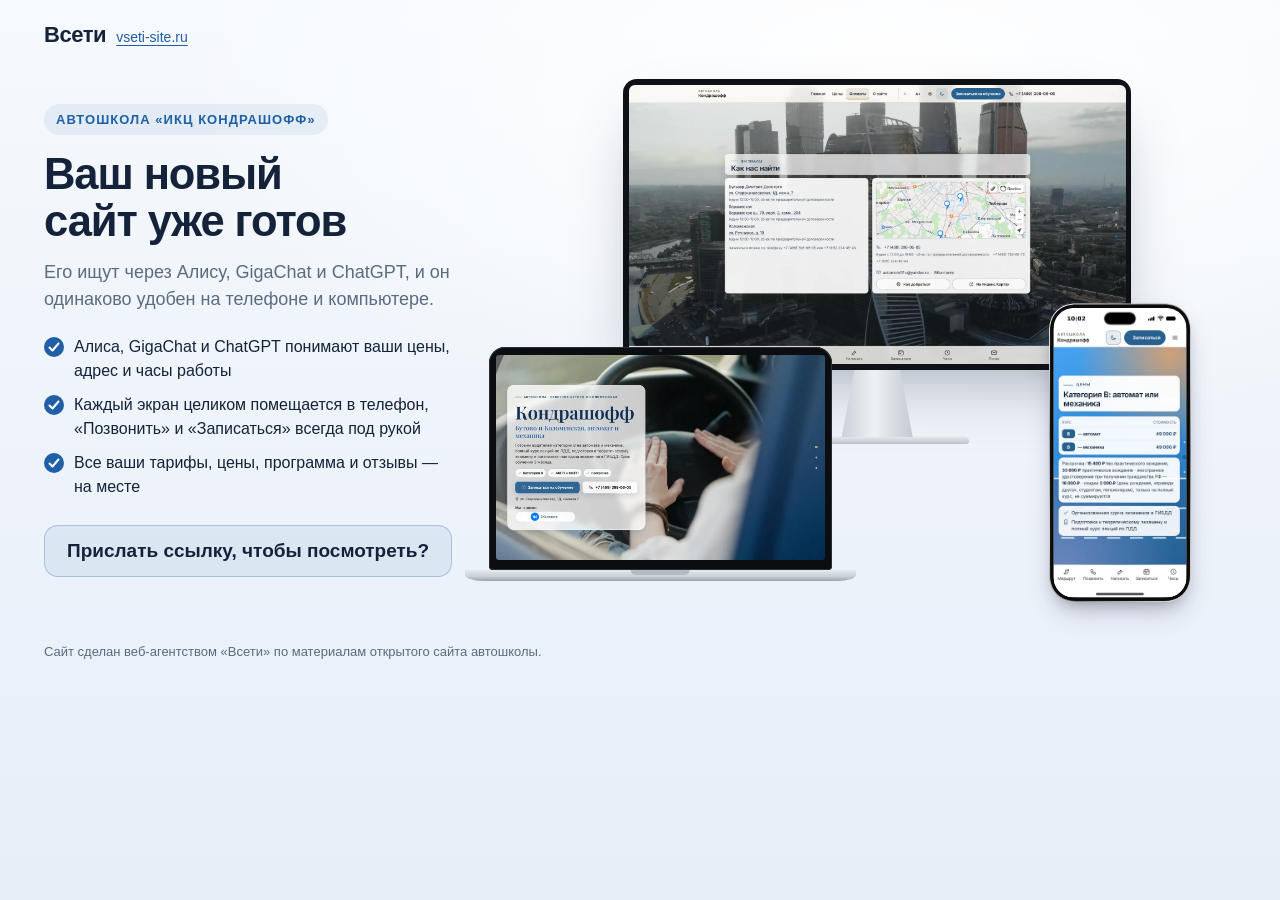
<file: vitrina/index.html>
<!doctype html>
<html lang="ru">
<head>
<meta charset="utf-8">
<meta name="viewport" content="width=device-width, initial-scale=1">
<meta name="robots" content="noindex, nofollow">
<title>Новый сайт автошколы «ИКЦ Кондрашофф» — веб-агентство «Всети»</title>
<style>
@layer stageshow{:where(.ss-phone){position:relative}.ss-phone{flex-shrink:0;box-shadow:0 calc(var(--ps) * 40) calc(var(--ps) * 80) calc(var(--ps) * -16) #32325d40,0 calc(var(--ps) * 24) calc(var(--ps) * 48) calc(var(--ps) * -24) #0000004d}.ss-phone__glass{height:100%}.ss-phone__window{position:relative;overflow:hidden;isolation:isolate}.ss-phone:is([data-frame=pro],[data-frame=silver],[data-frame=bezel],[data-frame=clay],[data-frame=outline],[data-frame=bare]){--ss-phone-glass: #0b0b0c;--ss-phone-rim: #2c2c2d;--ss-phone-seam: #e0dfdc;--ss-phone-line: var(--ss-text-faint, #9a9a9d);background:none}.ss-phone__bands{position:absolute;inset:0;overflow:visible;pointer-events:none}.ss-phone:is([data-frame=pro],[data-frame=silver],[data-frame=bezel],[data-frame=clay],[data-frame=outline]) .ss-phone__glass{position:relative}.ss-phone[data-frame=pro]{--ss-phone-band-1: #e3e3e6;--ss-phone-band-2: #9a9ba0;--ss-phone-band-3: #cfd0d4;--ss-phone-band-4: #85868b;--ss-phone-band-5: #c9cacd}.ss-stage[data-theme=dark] .ss-phone[data-frame=pro],.ss-stage[data-theme=glass] .ss-phone[data-frame=pro][data-dark]{--ss-phone-band-1: #5b5c61;--ss-phone-band-2: #2b2c2f;--ss-phone-band-3: #48494d;--ss-phone-band-4: #232427;--ss-phone-band-5: #404145}.ss-phone[data-frame=silver]{--ss-phone-band-1: #f4f4f6;--ss-phone-band-2: #c9cacf;--ss-phone-band-3: #eeeef1;--ss-phone-band-4: #b9babf;--ss-phone-band-5: #e6e6ea}.ss-phone[data-frame=bezel]{--ss-phone-glass: #111113}.ss-phone[data-frame=clay]{--ss-phone-clay-top: color-mix(in srgb, var(--ss-phone-clay, #ecebe8), #fff 45%);--ss-phone-clay-bottom: color-mix(in srgb, var(--ss-phone-clay, #ecebe8), #000 6%);box-shadow:0 calc(var(--ps) * 30) calc(var(--ps) * 60) calc(var(--ps) * -12) #32325d33,0 calc(var(--ps) * 16) calc(var(--ps) * 32) calc(var(--ps) * -16) #00000029}.ss-stage[data-theme=dark] .ss-phone[data-frame=clay]{--ss-phone-clay-top: color-mix(in srgb, var(--ss-phone-clay, #2a2a2e), #fff 6%);--ss-phone-clay-bottom: var(--ss-phone-clay, #2a2a2e);--ss-phone-seam: #333338}.ss-phone[data-frame=outline]{box-shadow:none}.ss-stage[data-theme=blueprint] .ss-phone[data-frame=outline]{--ss-phone-line: var(--ss-line)}.ss-phone:not([data-frame=android],[data-frame=soft]) .ss-phone__status{height:62px;padding:0}.ss-phone:not([data-frame=android],[data-frame=soft]) .ss-phone__time{position:absolute;top:21.5px;left:0;width:138.5px;line-height:22px;text-align:center}.ss-phone:not([data-frame=android],[data-frame=soft]) .ss-phone__glyphs{position:absolute;top:25.33px;left:285.25px;align-items:flex-start;gap:8px}.ss-phone:not([data-frame=android],[data-frame=soft]) .ss-phone__signal{margin-top:1px}.ss-phone:not([data-frame=android],[data-frame=soft]) .ss-phone__battery{margin-top:.33px}.ss-phone[data-frame=photo]{position:relative;background:none}.ss-phone__photo{position:absolute;z-index:4;background:var(--ss-phone-photo-light, none) center / 100% 100% no-repeat;pointer-events:none}.ss-stage[data-theme=dark] .ss-phone__photo,.ss-phone[data-dark] .ss-phone__photo{background-image:var(--ss-phone-photo-dark, var(--ss-phone-photo-light, none))}.ss-phone[data-frame=android]{background:linear-gradient(150deg,#3a3b3f,#1d1e21 40%,#2f3034 70%,#1a1b1e)}.ss-phone[data-frame=android] .ss-phone__glass{background:#050505}.ss-phone[data-frame=android] .ss-phone__island{top:14px;width:24px;height:24px;border-radius:50%}.ss-phone[data-frame=android] .ss-phone__status{height:48px;padding:0 26px}.ss-phone[data-frame=android] .ss-phone__time{font-family:system-ui,sans-serif;font-size:15px;font-weight:500}.ss-phone[data-frame=android] .ss-phone__content[data-status]{padding-top:48px}.ss-phone[data-frame=android] .ss-phone__home{width:108px;height:4px}.ss-phone[data-frame=soft]{box-shadow:0 0 0 calc(var(--ps) * 1.5) #0a25400d,0 calc(var(--ps) * 30) calc(var(--ps) * 60) calc(var(--ps) * -12) #32325d2e,0 calc(var(--ps) * 18) calc(var(--ps) * 36) calc(var(--ps) * -18) #0000001f}.ss-phone[data-frame=soft] .ss-phone__glass{background:#f6f9fc;box-shadow:inset 0 calc(var(--ps) * -2.9) calc(var(--ps) * 7.2) #0a254038}.ss-stage[data-theme=dark] .ss-phone[data-frame=soft] .ss-phone__glass{background:#1c2433;box-shadow:inset 0 calc(var(--ps) * -2.9) calc(var(--ps) * 7.2) #00000073}.ss-phone__screen{--pt: 1px;position:absolute;top:0;left:0;display:flex;flex-direction:column;overflow:hidden;background:#fff;color:#000;font-family:-apple-system,system-ui,sans-serif;font-size:15px;letter-spacing:-.015em;transform-origin:0 0;-webkit-font-smoothing:antialiased}.ss-phone[data-dark] .ss-phone__screen{background:#000;color:#fff}.ss-phone__status{position:absolute;top:0;right:0;left:0;z-index:2;display:flex;align-items:center;justify-content:space-between;height:54px;padding:0 34px 0 52px;transition:color .3s ease;will-change:transform}.ss-phone__time{font-family:SF Pro Text,-apple-system,system-ui,sans-serif;font-variation-settings:"opsz" 17;font-size:17.67px;font-weight:590;letter-spacing:0}.ss-phone__island{position:absolute;top:var(--ss-island-top, 14px);left:50%;z-index:3;width:var(--ss-island-w, 95px);height:37px;border-radius:18.5px;background:#000;transform:translate(-50%)}.ss-phone__glyphs{display:flex;align-items:center;gap:8px}.ss-phone__glyph{display:block}.ss-phone__content{position:relative;flex:1;min-height:0}.ss-phone__content[data-status]{padding-top:62px}.ss-phone__content:not([data-status]){padding-top:44px}.ss-phone[data-frame=bare] .ss-phone__content{padding-right:8px;padding-left:8px}.ss-phone__home{position:absolute;bottom:8px;left:50%;z-index:2;width:144px;height:5px;border-radius:2.5px;background:currentColor;transform:translate(-50%);transition:color .3s ease;will-change:transform}.ss-lock{position:absolute;inset:0;color:#fff;text-align:center}.ss-lock__date{margin-top:66px;font-size:22px;font-weight:600;letter-spacing:-.01em;opacity:.85}.ss-lock__clock{margin-top:-4px;font-size:112px;font-weight:700;line-height:1;letter-spacing:-.035em;font-variant-numeric:tabular-nums;opacity:.92}.ss-lock__stack{position:absolute;right:0;bottom:118px;left:0;display:flex;flex-direction:column;gap:8px;text-align:left}.ss-lock__stack[data-at=top]{top:290px;bottom:auto}.ss-lock__controls{position:absolute;right:46px;bottom:48px;left:46px;display:flex;justify-content:space-between}.ss-lock__control{display:grid;place-items:center;width:50px;height:50px;border-radius:50%;background:#0a0c1842;backdrop-filter:blur(24px) saturate(1.3);color:#fff}.ss-notification{display:flex;align-items:center;gap:13px;margin:0 18px;padding:14px 17px 14px 14px;border-radius:23px;background:#fcfcfdc2;backdrop-filter:blur(30px) saturate(1.25);box-shadow:0 4px 24px #0000000f;color:#000;text-align:left}.ss-notification[data-banner]{position:absolute;top:56px;right:0;left:0;z-index:2;animation:ss-banner-in .52s cubic-bezier(.2,.9,.25,1) both}@keyframes ss-banner-in{0%{transform:translateY(-110px)}}.ss-notification__icon{display:grid;flex-shrink:0;place-items:center;width:38px;height:38px;overflow:hidden;border-radius:9px;background:var(--ss-accent);color:#fff}.ss-notification__icon:has(>img){background:none}.ss-notification__icon>img{display:block;width:100%;height:100%}.ss-notification__text{display:flex;flex:1;flex-direction:column;min-width:0;font-size:15px;line-height:18px;letter-spacing:-.016em}.ss-notification__head{display:flex;align-items:baseline;gap:8px}.ss-notification__title{flex:1;min-width:0;overflow:hidden;font-weight:600;white-space:nowrap;text-overflow:ellipsis}.ss-notification__time{flex-shrink:0;font-size:12px;letter-spacing:-.005em;color:#3c3c4399}.ss-notification__body{display:-webkit-box;overflow:hidden;-webkit-line-clamp:3;-webkit-box-orient:vertical}.ss-lock[data-size=satellite] .ss-lock__stack{top:232px;bottom:auto}.ss-lock[data-size=satellite][data-clock=off] .ss-lock__stack{top:74px}.ss-notification{will-change:transform}.ss-phone:not([data-dark]) .ss-notification{background:#ffffffeb;box-shadow:0 0 0 .5px #00000014,0 8px 24px #0000001f}.ss-phone__time-bar{display:inline-block;width:30px;height:7px;border-radius:4px;background:currentColor;opacity:.5}}
:root{--ink:#14233a;--muted:#5b6b80;--accent:#1f5fa8;--sand:#ffc94d;--bg1:#f6f9fd;--bg2:#e6eef8}
*{box-sizing:border-box}
html,body{margin:0}
body{font:16px/1.5 -apple-system,"Segoe UI",Roboto,Arial,sans-serif;color:var(--ink);background:radial-gradient(1200px 600px at 70% 10%,#ffffff 0,rgba(255,255,255,0) 60%),linear-gradient(180deg,var(--bg1),var(--bg2));min-height:100vh}
a{color:inherit}
.top{display:flex;align-items:center;justify-content:space-between;max-width:1240px;margin:0 auto;padding:18px 24px}
.brand{display:flex;align-items:baseline;gap:10px;text-decoration:none}
.brand b{font-size:22px;letter-spacing:-.02em}
.brand span{font-size:14px;color:var(--accent);text-decoration:underline;text-underline-offset:3px}
.hero{max-width:1240px;margin:0 auto;padding:10px 24px 40px;display:grid;grid-template-columns:minmax(0,.82fr) minmax(0,1.5fr);gap:36px;align-items:center}
.eyebrow{display:inline-block;font-size:13px;font-weight:600;letter-spacing:.08em;text-transform:uppercase;color:var(--accent);background:rgba(31,95,168,.08);padding:6px 12px;border-radius:999px}
h1{text-wrap:balance;font-size:clamp(30px,3.4vw,48px);line-height:1.08;letter-spacing:-.025em;margin:16px 0 14px}
.lead{font-size:18px;color:var(--muted);margin:0 0 22px;max-width:30em}
.pts{list-style:none;padding:0;margin:0 0 26px;display:grid;gap:10px}
.pts li{display:flex;gap:10px;align-items:flex-start}
.pts li::before{content:"";flex:none;width:20px;height:20px;margin-top:2px;border-radius:50%;background:var(--accent) url("data:image/svg+xml,%3Csvg xmlns='http://www.w3.org/2000/svg' viewBox='0 0 20 20'%3E%3Cpath d='M5.5 10.5l3 3 6-7' fill='none' stroke='%23fff' stroke-width='2' stroke-linecap='round' stroke-linejoin='round'/%3E%3C/svg%3E") center/100% no-repeat}
.cta{display:flex;flex-wrap:wrap;gap:14px;align-items:center}
.btn{display:inline-flex;align-items:center;gap:8px;min-height:52px;padding:0 26px;border-radius:14px;background:var(--accent);color:#fff;font-weight:600;text-decoration:none;box-shadow:0 10px 24px rgba(31,95,168,.28)}
.btn:hover{background:#174a86}
.ask{margin:0;display:inline-flex;align-items:center;min-height:52px;padding:12px 22px;line-height:1.3;border-radius:14px;background:rgba(31,95,168,.08);border:1.5px solid rgba(31,95,168,.28);color:var(--ink);font-size:19px;font-weight:600}
/* сцена с устройствами */
.stage{position:relative;width:100%;aspect-ratio:16/11.2}
.dv{position:absolute}
.dv img{display:block;width:100%;height:100%;object-fit:cover;object-position:center top}
.mon .scr img,.lap .scr img{height:auto}
.mon{left:18%;top:0;width:68%}
.mon .scr{padding:1.1%;background:#0e1116;border-radius:14px;box-shadow:0 30px 60px -20px rgba(20,35,58,.35)}
.mon .scr img{border-radius:6px}
.mon .neck{width:14%;aspect-ratio:1/.95;margin:0 auto;background:linear-gradient(90deg,#c9d0d8,#eef1f4 45%,#c3cad2);clip-path:polygon(18% 0,82% 0,100% 100%,0 100%)}
.mon .foot{width:36%;aspect-ratio:36/1.5;margin:-1px auto 0;border-radius:6px 6px 3px 3px;background:linear-gradient(180deg,#e9edf1,#b9c1ca);box-shadow:0 12px 20px -8px rgba(20,35,58,.4)}
.lap{left:0;bottom:4%;width:46%}
.lap .scr{padding:2.2% 2.2% 3%;background:#0b0d11;border-radius:16px 16px 4px 4px;position:relative;box-shadow:0 0 0 1px #2a2f37 inset}
.lap .scr::before{content:"";position:absolute;top:1%;left:50%;width:.9%;aspect-ratio:1;border-radius:50%;background:#2b3442;transform:translateX(-50%)}
.lap .scr img{border-radius:3px}
.lap .base{position:relative;height:0;padding-bottom:3.2%;margin:0 -7%;background:linear-gradient(180deg,#e7ebef 0,#c8cfd7 60%,#9aa3ad 100%);border-radius:0 0 18px 18px/0 0 60% 60%;box-shadow:0 22px 30px -14px rgba(20,35,58,.45)}
.lap .base::after{content:"";position:absolute;top:0;left:50%;width:15%;height:40%;transform:translateX(-50%);background:#b3bbc4;border-radius:0 0 8px 8px}
.tab{right:1.5%;bottom:3%;width:23%}
.tab .scr{aspect-ratio:820/1180;padding:4.5%;background:#121419;border-radius:22px;box-shadow:0 0 0 2px #c7ced6,0 28px 50px -18px rgba(20,35,58,.45)}
.tab .scr img{border-radius:10px}
.ph{right:6%;bottom:0;width:340px;transform-origin:100% 100%}
.ph-shot{display:block;width:100%;height:auto}
.note{max-width:1240px;margin:0 auto;padding:0 24px 34px;color:var(--muted);font-size:13px}
@media (max-width:600px){
  .stage{aspect-ratio:16/9.8}
  .mon{display:none}
  .lap{left:6%;width:64%;bottom:6%}
  .ph{right:5%}
}
@media (max-width:900px){
  .hero{grid-template-columns:1fr;gap:26px;padding-top:0}
  .stage{order:-1}
  .lead{font-size:16.5px}
}
</style>
</head>
<body>
<header class="top"><a class="brand" href="https://vseti-site.ru/" target="_blank" rel="noopener"><b>Всети</b><span>vseti-site.ru</span></a></header>
<main class="hero">
  <div class="txt">
    <span class="eyebrow">Автошкола «ИКЦ Кондрашофф»</span>
    <h1>Ваш новый сайт уже готов</h1>
    <p class="lead">Его ищут через Алису, GigaChat и ChatGPT, и он одинаково удобен на телефоне и компьютере.</p>
    <ul class="pts">
      <li>Алиса, GigaChat и ChatGPT понимают ваши цены, адрес и часы работы</li>
      <li>Каждый экран целиком помещается в телефон, «Позвонить» и «Записаться» всегда под рукой</li>
      <li>Все ваши тарифы, цены, программа и отзывы — на месте</li>
    </ul>
    <div class="cta">
      <p class="ask">Прислать ссылку, чтобы посмотреть?</p>
    </div>
  </div>
  <div class="stage" id="stage" aria-label="Новый сайт на компьютере, ноутбуке и телефоне">
    <div class="dv mon"><div class="scr"><img src="img/monitor.webp?v=2" alt="" width="1600" height="900"></div><div class="neck"></div><div class="foot"></div></div>
    <div class="dv lap"><div class="scr"><img src="img/laptop.webp?v=2" alt="" width="1280" height="800"></div><div class="base"></div></div>
    <div class="dv ph" id="ph"><div class="ss-phone z-phone" data-frame="pro" style="width: 340px; height: 714.953px; padding: 2.38318px; border-radius: 61.1682px; --ps: 0.794392523364486px;"><svg class="ss-phone__bands" width="100%" height="100%" aria-hidden="true"><defs><linearGradient id="ph-band" x1="0.2" y1="0" x2="0.8" y2="1"><stop offset="0" style="stop-color: var(--ss-phone-band-1);"></stop><stop offset="0.22" style="stop-color: var(--ss-phone-band-2);"></stop><stop offset="0.48" style="stop-color: var(--ss-phone-band-3);"></stop><stop offset="0.74" style="stop-color: var(--ss-phone-band-4);"></stop><stop offset="1" style="stop-color: var(--ss-phone-band-5);"></stop></linearGradient><linearGradient id="ph-clay" x1="0" y1="0" x2="0" y2="1"><stop offset="0" style="stop-color: var(--ss-phone-clay-top);"></stop><stop offset="1" style="stop-color: var(--ss-phone-clay-bottom);"></stop></linearGradient></defs><g transform="translate(10.327102803738317 10.327102803738317)" stroke-linejoin="round"><path d="M262.94 0.00L267.09 0.06L270.49 0.24L273.65 0.53L276.65 0.94L279.51 1.47L282.27 2.11L284.93 2.87L287.50 3.74L289.97 4.72L292.36 5.81L294.65 7.02L296.85 8.33L298.96 9.75L300.98 11.27L302.90 12.90L304.72 14.62L306.45 16.45L308.08 18.37L309.60 20.38L311.02 22.49L312.33 24.70L313.53 26.99L314.63 29.37L315.61 31.85L316.48 34.41L317.24 37.07L317.88 39.83L318.41 42.70L318.82 45.69L319.11 48.85L319.29 52.25L319.35 56.40L319.35 637.90L319.29 642.04L319.11 645.45L318.82 648.60L318.41 651.60L317.88 654.47L317.24 657.23L316.48 659.89L315.61 662.45L314.63 664.92L313.53 667.31L312.33 669.60L311.02 671.80L309.60 673.91L308.08 675.93L306.45 677.85L304.72 679.68L302.90 681.40L300.98 683.03L298.96 684.55L296.85 685.97L294.65 687.28L292.36 688.49L289.97 689.58L287.50 690.56L284.93 691.43L282.27 692.19L279.51 692.83L276.65 693.36L273.65 693.77L270.49 694.06L267.09 694.24L262.94 694.30L56.40 694.30L52.25 694.24L48.85 694.06L45.69 693.77L42.70 693.36L39.83 692.83L37.07 692.19L34.41 691.43L31.85 690.56L29.37 689.58L26.99 688.49L24.70 687.28L22.49 685.97L20.38 684.55L18.37 683.03L16.45 681.40L14.62 679.68L12.90 677.85L11.27 675.93L9.75 673.91L8.33 671.80L7.02 669.60L5.81 667.31L4.72 664.92L3.74 662.45L2.87 659.89L2.11 657.23L1.47 654.47L0.94 651.60L0.53 648.60L0.24 645.45L0.06 642.04L0.00 637.90L0.00 56.40L0.06 52.25L0.24 48.85L0.53 45.69L0.94 42.70L1.47 39.83L2.11 37.07L2.87 34.41L3.74 31.85L4.72 29.37L5.81 26.99L7.02 24.70L8.33 22.49L9.75 20.38L11.27 18.37L12.90 16.45L14.62 14.62L16.45 12.90L18.37 11.27L20.38 9.75L22.49 8.33L24.70 7.02L26.99 5.81L29.37 4.72L31.85 3.74L34.41 2.87L37.07 2.11L39.83 1.47L42.70 0.94L45.69 0.53L48.85 0.24L52.25 0.06L56.40 0.00Z" fill="none" stroke-width="20.654205607476634" stroke="url(#ph-band)"></path><path d="M262.94 0.00L267.09 0.06L270.49 0.24L273.65 0.53L276.65 0.94L279.51 1.47L282.27 2.11L284.93 2.87L287.50 3.74L289.97 4.72L292.36 5.81L294.65 7.02L296.85 8.33L298.96 9.75L300.98 11.27L302.90 12.90L304.72 14.62L306.45 16.45L308.08 18.37L309.60 20.38L311.02 22.49L312.33 24.70L313.53 26.99L314.63 29.37L315.61 31.85L316.48 34.41L317.24 37.07L317.88 39.83L318.41 42.70L318.82 45.69L319.11 48.85L319.29 52.25L319.35 56.40L319.35 637.90L319.29 642.04L319.11 645.45L318.82 648.60L318.41 651.60L317.88 654.47L317.24 657.23L316.48 659.89L315.61 662.45L314.63 664.92L313.53 667.31L312.33 669.60L311.02 671.80L309.60 673.91L308.08 675.93L306.45 677.85L304.72 679.68L302.90 681.40L300.98 683.03L298.96 684.55L296.85 685.97L294.65 687.28L292.36 688.49L289.97 689.58L287.50 690.56L284.93 691.43L282.27 692.19L279.51 692.83L276.65 693.36L273.65 693.77L270.49 694.06L267.09 694.24L262.94 694.30L56.40 694.30L52.25 694.24L48.85 694.06L45.69 693.77L42.70 693.36L39.83 692.83L37.07 692.19L34.41 691.43L31.85 690.56L29.37 689.58L26.99 688.49L24.70 687.28L22.49 685.97L20.38 684.55L18.37 683.03L16.45 681.40L14.62 679.68L12.90 677.85L11.27 675.93L9.75 673.91L8.33 671.80L7.02 669.60L5.81 667.31L4.72 664.92L3.74 662.45L2.87 659.89L2.11 657.23L1.47 654.47L0.94 651.60L0.53 648.60L0.24 645.45L0.06 642.04L0.00 637.90L0.00 56.40L0.06 52.25L0.24 48.85L0.53 45.69L0.94 42.70L1.47 39.83L2.11 37.07L2.87 34.41L3.74 31.85L4.72 29.37L5.81 26.99L7.02 24.70L8.33 22.49L9.75 20.38L11.27 18.37L12.90 16.45L14.62 14.62L16.45 12.90L18.37 11.27L20.38 9.75L22.49 8.33L24.70 7.02L26.99 5.81L29.37 4.72L31.85 3.74L34.41 2.87L37.07 2.11L39.83 1.47L42.70 0.94L45.69 0.53L48.85 0.24L52.25 0.06L56.40 0.00Z" fill="none" stroke-width="15.88785046728972" style="stroke: var(--ss-phone-rim);"></path><path d="M262.94 0.00L267.09 0.06L270.49 0.24L273.65 0.53L276.65 0.94L279.51 1.47L282.27 2.11L284.93 2.87L287.50 3.74L289.97 4.72L292.36 5.81L294.65 7.02L296.85 8.33L298.96 9.75L300.98 11.27L302.90 12.90L304.72 14.62L306.45 16.45L308.08 18.37L309.60 20.38L311.02 22.49L312.33 24.70L313.53 26.99L314.63 29.37L315.61 31.85L316.48 34.41L317.24 37.07L317.88 39.83L318.41 42.70L318.82 45.69L319.11 48.85L319.29 52.25L319.35 56.40L319.35 637.90L319.29 642.04L319.11 645.45L318.82 648.60L318.41 651.60L317.88 654.47L317.24 657.23L316.48 659.89L315.61 662.45L314.63 664.92L313.53 667.31L312.33 669.60L311.02 671.80L309.60 673.91L308.08 675.93L306.45 677.85L304.72 679.68L302.90 681.40L300.98 683.03L298.96 684.55L296.85 685.97L294.65 687.28L292.36 688.49L289.97 689.58L287.50 690.56L284.93 691.43L282.27 692.19L279.51 692.83L276.65 693.36L273.65 693.77L270.49 694.06L267.09 694.24L262.94 694.30L56.40 694.30L52.25 694.24L48.85 694.06L45.69 693.77L42.70 693.36L39.83 692.83L37.07 692.19L34.41 691.43L31.85 690.56L29.37 689.58L26.99 688.49L24.70 687.28L22.49 685.97L20.38 684.55L18.37 683.03L16.45 681.40L14.62 679.68L12.90 677.85L11.27 675.93L9.75 673.91L8.33 671.80L7.02 669.60L5.81 667.31L4.72 664.92L3.74 662.45L2.87 659.89L2.11 657.23L1.47 654.47L0.94 651.60L0.53 648.60L0.24 645.45L0.06 642.04L0.00 637.90L0.00 56.40L0.06 52.25L0.24 48.85L0.53 45.69L0.94 42.70L1.47 39.83L2.11 37.07L2.87 34.41L3.74 31.85L4.72 29.37L5.81 26.99L7.02 24.70L8.33 22.49L9.75 20.38L11.27 18.37L12.90 16.45L14.62 14.62L16.45 12.90L18.37 11.27L20.38 9.75L22.49 8.33L24.70 7.02L26.99 5.81L29.37 4.72L31.85 3.74L34.41 2.87L37.07 2.11L39.83 1.47L42.70 0.94L45.69 0.53L48.85 0.24L52.25 0.06L56.40 0.00Z" fill="none" stroke-width="14.69626168224299" style="stroke: var(--ss-phone-glass);"></path></g></svg><div class="ss-phone__glass" style="padding: 7.94393px; border-radius: 58.785px;"><div class="ss-phone__window" style="width: 319.346px; height: 694.299px; clip-path: path(&quot;M 262.94 0 L 267.09 0.06 L 270.49 0.24 L 273.65 0.53 L 276.65 0.94 L 279.51 1.47 L 282.27 2.11 L 284.93 2.87 L 287.5 3.74 L 289.97 4.72 L 292.36 5.81 L 294.65 7.02 L 296.85 8.33 L 298.96 9.75 L 300.98 11.27 L 302.9 12.9 L 304.72 14.62 L 306.45 16.45 L 308.08 18.37 L 309.6 20.38 L 311.02 22.49 L 312.33 24.7 L 313.53 26.99 L 314.63 29.37 L 315.61 31.85 L 316.48 34.41 L 317.24 37.07 L 317.88 39.83 L 318.41 42.7 L 318.82 45.69 L 319.11 48.85 L 319.29 52.25 L 319.35 56.4 L 319.35 637.9 L 319.29 642.04 L 319.11 645.45 L 318.82 648.6 L 318.41 651.6 L 317.88 654.47 L 317.24 657.23 L 316.48 659.89 L 315.61 662.45 L 314.63 664.92 L 313.53 667.31 L 312.33 669.6 L 311.02 671.8 L 309.6 673.91 L 308.08 675.93 L 306.45 677.85 L 304.72 679.68 L 302.9 681.4 L 300.98 683.03 L 298.96 684.55 L 296.85 685.97 L 294.65 687.28 L 292.36 688.49 L 289.97 689.58 L 287.5 690.56 L 284.93 691.43 L 282.27 692.19 L 279.51 692.83 L 276.65 693.36 L 273.65 693.77 L 270.49 694.06 L 267.09 694.24 L 262.94 694.3 L 56.4 694.3 L 52.25 694.24 L 48.85 694.06 L 45.69 693.77 L 42.7 693.36 L 39.83 692.83 L 37.07 692.19 L 34.41 691.43 L 31.85 690.56 L 29.37 689.58 L 26.99 688.49 L 24.7 687.28 L 22.49 685.97 L 20.38 684.55 L 18.37 683.03 L 16.45 681.4 L 14.62 679.68 L 12.9 677.85 L 11.27 675.93 L 9.75 673.91 L 8.33 671.8 L 7.02 669.6 L 5.81 667.31 L 4.72 664.92 L 3.74 662.45 L 2.87 659.89 L 2.11 657.23 L 1.47 654.47 L 0.94 651.6 L 0.53 648.6 L 0.24 645.45 L 0.06 642.04 L 0 637.9 L 0 56.4 L 0.06 52.25 L 0.24 48.85 L 0.53 45.69 L 0.94 42.7 L 1.47 39.83 L 2.11 37.07 L 2.87 34.41 L 3.74 31.85 L 4.72 29.37 L 5.81 26.99 L 7.02 24.7 L 8.33 22.49 L 9.75 20.38 L 11.27 18.37 L 12.9 16.45 L 14.62 14.62 L 16.45 12.9 L 18.37 11.27 L 20.38 9.75 L 22.49 8.33 L 24.7 7.02 L 26.99 5.81 L 29.37 4.72 L 31.85 3.74 L 34.41 2.87 L 37.07 2.11 L 39.83 1.47 L 42.7 0.94 L 45.69 0.53 L 48.85 0.24 L 52.25 0.06 L 56.4 0 Z&quot;);"><div class="ss-phone__screen" style="width: 402px; height: 874px; transform: scale(0.794393); --ss-screen-r: 64px;"><div class="ss-phone__status"><span class="ss-phone__time">10:02</span><span class="ss-phone__glyphs"><svg viewBox="0 0 20.33 13.67" width="20.33" height="13.67" class="ss-phone__glyph ss-phone__signal"><rect x="0" y="7.34" width="3.333" height="6.33" rx="1.667" fill="currentColor"></rect><rect x="5.667" y="5" width="3.333" height="8.67" rx="1.667" fill="currentColor"></rect><rect x="11.334" y="2.67" width="3.333" height="11" rx="1.667" fill="currentColor"></rect><rect x="17.000999999999998" y="0" width="3.333" height="13.67" rx="1.667" fill="currentColor"></rect></svg><svg viewBox="0 0 19.33 14.33" width="19.33" height="14.33" class="ss-phone__glyph ss-phone__wifi"><path fill-rule="evenodd" fill="currentColor" d="M0.415933 5.54283C0.902185 6.04412 1.66017 5.95818 2.27513 5.41393C4.30595 3.58064 6.83731 2.63535 9.66901 2.63535C12.5007 2.63535 15.0464 3.60928 17.0629 5.41393C17.6636 5.97251 18.4215 6.0298 18.9221 5.54283C19.4226 5.02722 19.4942 4.2538 18.9793 3.70954C16.8341 1.51819 13.3302 0 9.66901 0C6.00783 0 2.48965 1.53251 0.358727 3.72387C-0.156127 4.2538 -0.0989213 5.02722 0.415933 5.55715L0.415933 5.54283ZM3.94841 9.13779C4.50617 9.68205 5.22124 9.62476 5.85051 9.10915C6.88022 8.29276 8.25316 7.73418 9.66901 7.7485C11.0706 7.7485 12.4435 8.29276 13.4875 9.12347C14.1168 9.63908 14.8605 9.66773 15.4039 9.12347C15.9331 8.57921 16.0189 7.7485 15.4611 7.23289C14.0739 5.98683 11.9859 5.11315 9.68332 5.11315C7.38077 5.11315 5.27845 5.98683 3.9055 7.23289C3.41925 7.69121 3.31914 8.47896 3.96271 9.13779L3.94841 9.13779ZM8.72511 13.8929C9.34008 14.4801 9.98365 14.4801 10.5986 13.8929L11.757 12.7757C12.372 12.1742 12.5007 11.4151 11.7999 10.8995C11.2136 10.4841 10.4699 10.212 9.66901 10.212C8.86813 10.212 8.11015 10.4841 7.53809 10.9138C6.83731 11.4151 6.98033 12.1885 7.59529 12.7757L8.73942 13.8929L8.72511 13.8929Z"></path></svg><svg viewBox="0 0 29.33 13.67" width="29.33" height="13.67" class="ss-phone__glyph ss-phone__battery"><path fill="currentColor" d="M0 6.4C0 4.15979 0 3.03969 0.435974 2.18404C0.819467 1.43139 1.43139 0.819467 2.18404 0.435974C3.03969 0 4.15979 0 6.4 0L19.933 0C22.1732 0 23.2933 0 24.149 0.435974C24.9016 0.819467 25.5135 1.43139 25.897 2.18404C26.333 3.03969 26.333 4.15979 26.333 6.4L26.333 7.26666C26.333 9.50687 26.333 10.627 25.897 11.4826C25.5135 12.2353 24.9016 12.8472 24.149 13.2307C23.2933 13.6667 22.1732 13.6667 19.933 13.6667L6.4 13.6667C4.15979 13.6667 3.03969 13.6667 2.18404 13.2307C1.43139 12.8472 0.819467 12.2353 0.435974 11.4826C0 10.627 0 9.50687 0 7.26666L0 6.4Z"></path><path fill-rule="evenodd" fill="currentColor" transform="translate(27.33 4.33)" d="M0 0L0 5C0.601505 4.8625 2 3.75 2 2.5C2 1.25 0.601505 0.1375 0 0Z"></path></svg></span></div><span class="ss-phone__island"></span><div class="ss-phone__content" data-status="true"><img class="ph-shot" src="img/phone.webp?v=2" alt="Новый сайт автошколы «ИКЦ Кондрашофф» на телефоне" width="393" height="794"></div><span class="ss-phone__home"></span></div></div></div></div></div>
  </div>
</main>
<p class="note">Сайт сделан веб-агентством «Всети» по материалам открытого сайта автошколы.</p>
<script>
(function(){var st=document.getElementById('stage'),ph=document.getElementById('ph');
function fit(){var k=st.clientWidth*(innerWidth<=600?0.27:0.19)/340;ph.style.transform='scale('+k+')';}
fit();addEventListener('resize',fit);})();
</script>
</body>
</html>
</file>
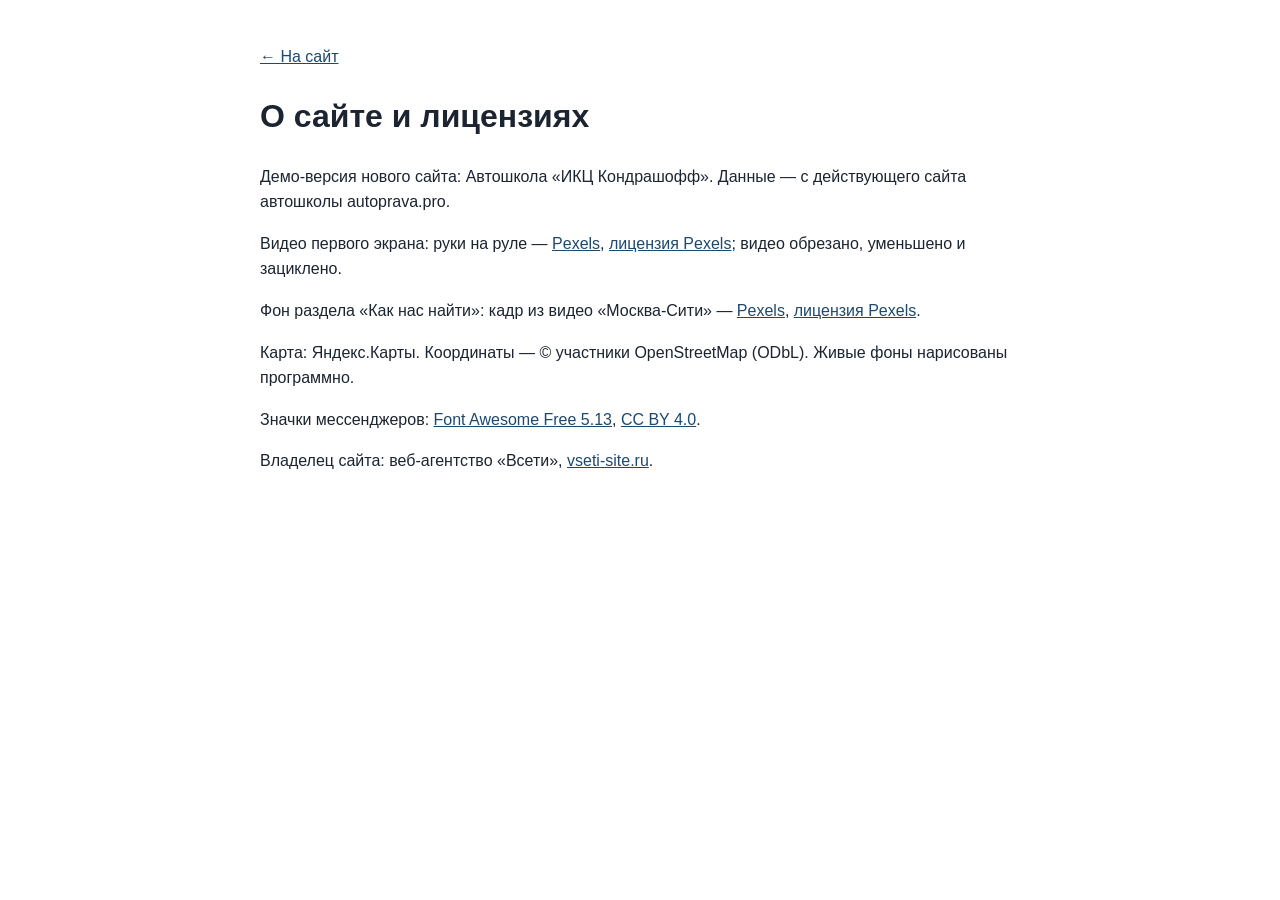
<file: credits.html>
<!doctype html><html lang="ru"><head><meta charset="utf-8"><meta name="viewport" content="width=device-width,initial-scale=1"><meta name="robots" content="noindex"><title>О сайте — Автошкола «ИКЦ Кондрашофф»</title>
<style>body{font:16px/1.6 Inter,Arial,sans-serif;max-width:760px;margin:0 auto;padding:28px 18px;color:#1b2430}a{color:#1e486c}</style></head><body>
<p><a href="./">← На сайт</a></p><h1>О сайте и лицензиях</h1>
<p>Демо-версия нового сайта: Автошкола «ИКЦ Кондрашофф». Данные — с действующего сайта автошколы autoprava.pro.</p>
<p>Видео первого экрана: руки на руле — <a href="https://www.pexels.com/video/8033619/" target="_blank" rel="noopener">Pexels</a>, <a href="https://www.pexels.com/license/" target="_blank" rel="noopener">лицензия Pexels</a>; видео обрезано, уменьшено и зациклено.</p>
<p>Фон раздела «Как нас найти»: кадр из видео «Москва-Сити» — <a href="https://www.pexels.com/video/5955755/" target="_blank" rel="noopener">Pexels</a>, <a href="https://www.pexels.com/license/" target="_blank" rel="noopener">лицензия Pexels</a>.</p>
<p>Карта: Яндекс.Карты. Координаты — © участники OpenStreetMap (ODbL). Живые фоны нарисованы программно.</p>
<p>Значки мессенджеров: <a href="https://fontawesome.com" target="_blank" rel="noopener">Font Awesome Free 5.13</a>, <a href="https://creativecommons.org/licenses/by/4.0/" target="_blank" rel="noopener">CC BY 4.0</a>.</p>
<p>Владелец сайта: веб-агентство «Всети», <a href="https://vseti-site.ru" target="_blank" rel="noopener">vseti-site.ru</a>.</p>
</body></html>
</file>
<file: css/etalon.css>
/* ==========================================================================
   Эталон нотариуса. Общий слой поверх встроенных стилей index.html:
   видео-первый экран, «жидкое стекло», интерьеры на фоне экранов,
   шапка и нижняя панель со второго экрана, карточки Spotlight Card.
   ========================================================================== */

/* плавное проявление подсветки рамки (Chrome/Safari/Firefox новых версий) */
@property --hl{syntax:'<number>';inherits:true;initial-value:0}

:root{
  --glass:rgba(0,0,0,.4);
  --glass-blur:4px;
  --spot:255,196,108;          /* тёплый янтарь под интерьеры */
  --spring:cubic-bezier(.2,.9,.3,1.35);
}

/* ---------- светлый текст на тёмном стекле для всего, что лежит на фото ---------- */
.sec:not(.sec-hero),.hdr,.bar,.mmenu{
  --card:rgba(0,0,0,.4); --card-rgb:0,0,0;
  --text:#fff; --muted:rgba(255,255,255,.84);
  --line:rgba(255,255,255,.3); --line2:rgba(255,255,255,.2);
  --accent:#ecd9ac; --accent-d:#f6e9c8; --accent-l:#d3bc8a; --accent-soft:rgba(255,255,255,.13);
  --bg:rgba(0,0,0,.3); --bg2:transparent; --bg3:rgba(255,255,255,.13);
  --on-accent:#1d170b;
  --shadow:0 1px 12px rgba(0,0,0,.35); --shadow-lg:0 18px 50px rgba(0,0,0,.5);
  --ok:#8fe3a8; --bad:#ff9f96;
  color:#fff;
}
.sec:not(.sec-hero){background:#2b2319}
.sec:not(.sec-hero) .sec-scroll{
  position:relative;z-index:1;
  padding-top:calc(var(--hdr-h) / var(--zc,1) + 12px);padding-bottom:calc(var(--bar-h) + 12px);
  text-shadow:0 1px 2px rgba(0,0,0,.45)
}
.sec:not(.sec-hero) :is(input,select,textarea,button.btn,.btn){text-shadow:none}

/* ---------- фон экранов: интерьеры, затемнение ровно 50% ---------- */
.sec-bg{position:absolute;inset:0;z-index:0;overflow:hidden;pointer-events:none;background:#2b2319}
.sec-bg picture{display:block;width:100%;height:100%}
.sec-bg img{display:block;width:100%;height:100%;object-fit:cover;opacity:0;transition:opacity .9s ease}
.sec-bg img.ld,html:not(.js) .sec-bg img{opacity:1}
.sec-bg::after{content:"";position:absolute;inset:0;background:rgba(0,0,0,.5)}

/* ==========================================================================
   Жидкое стекло
   ========================================================================== */
.glass,
.sec:not(.sec-hero) :is(.sec-head,.svc,.step,.rev,.rsum,.cred,.cbox,.fq,.about-txt,.tf-card,.quote,.ilink,.chips li,.foot,.rate-chip){
  position:relative;isolation:isolate;
  background:var(--glass);
  -webkit-backdrop-filter:blur(var(--glass-blur));backdrop-filter:blur(var(--glass-blur));
  border:0;border-radius:var(--radius);
  box-shadow:0 8px 30px rgba(0,0,0,.14);
}
/* тонкая светлая рамка-градиент; рядом с курсором рамка разгорается (--hl, --x, --y) */
.glass::after,
.sec:not(.sec-hero) :is(.sec-head,.svc,.step,.rev,.rsum,.cred,.cbox,.fq,.about-txt,.tf-card,.quote,.ilink,.chips li,.foot,.rate-chip)::after{
  content:"";position:absolute;inset:0;border-radius:inherit;padding:1.4px;pointer-events:none;z-index:2;
  background:
    radial-gradient(230px circle at var(--x,50%) var(--y,50%),rgba(255,226,160,calc(var(--hl,0)*1)),rgba(var(--spot),calc(var(--hl,0)*.65)) 38%,transparent 72%),
    linear-gradient(160deg,rgba(255,255,255,.58) 0%,rgba(255,255,255,.16) 22%,rgba(255,255,255,0) 44%,rgba(255,255,255,0) 60%,rgba(255,255,255,.16) 82%,rgba(255,255,255,.5) 100%);
  -webkit-mask:linear-gradient(#000 0 0) content-box,linear-gradient(#000 0 0);
  -webkit-mask-composite:xor;mask-composite:exclude;
}
.sec:not(.sec-hero) .sec-head{display:block;width:fit-content;max-width:100%;border-radius:18px;padding:14px 22px 16px;margin-bottom:16px}
.sec:not(.sec-hero) .sec-head .h2{margin-top:8px}
.sec:not(.sec-hero) .sec-head .lead{margin-top:8px}
.sec:not(.sec-hero) .sec-head .demo-note{background:rgba(255,255,255,.1);border-left-color:var(--accent)}

/* ==========================================================================
   Spotlight Card: пятно света под курсором внутри карточки (::before),
   подсветка рамки рядом с курсором (::after выше), «прыжок» scale + тень.
   Позицию --x/--y ставит один общий обработчик pointermove (js/etalon.js).
   ========================================================================== */
.glow{position:relative;isolation:isolate;--hov:1.035}
.glow::before{
  content:"";position:absolute;inset:0;border-radius:inherit;pointer-events:none;z-index:-1;
  background:
    radial-gradient(340px circle at var(--x,50%) var(--y,50%),rgba(var(--spot),.5),rgba(var(--spot),.2) 38%,transparent 72%);
  opacity:0;transition:opacity .35s ease;
}
.glow.lit{--hl:1}
.glow.lit::before{opacity:1}
.glow{transition:scale .38s var(--spring),box-shadow .32s ease,--hl .3s ease}
.glow.rv{transition:opacity .7s ease var(--rvd),translate .7s ease var(--rvd),scale .38s var(--spring),box-shadow .32s ease,--hl .3s ease}
@media (hover:hover) and (pointer:fine){
  .glow:hover{scale:var(--hov);z-index:6;box-shadow:0 24px 54px rgba(0,0,0,.5),0 0 34px rgba(var(--spot),.2)}
}
/* ---------- «Контакты» («Как нас найти»): плашки при наведении и касании загораются жёлтым — яркая рамка и мягкое
   свечение вокруг; размер не меняется (никаких увеличений и сдвигов раскладки), видно в обеих темах ---------- */
:root{--gy-ring:255,208,80;--gy-glow:255,200,64}
html[data-theme="light"]{--gy-ring:232,154,0;--gy-glow:255,186,30}
#contacts .glow{--gy:0 0 0 2.5px rgba(var(--gy-ring),.98),0 0 22px 4px rgba(var(--gy-glow),.66),0 0 58px 14px rgba(var(--gy-glow),.32),0 8px 30px rgba(0,0,0,.14);
  --gy0:0 0 0 0 rgba(var(--gy-ring),0),0 0 0 0 rgba(var(--gy-glow),0),0 0 0 0 rgba(var(--gy-glow),0),0 8px 30px rgba(0,0,0,.14)}
@media (hover:hover) and (pointer:fine){
  #contacts .glow:hover{scale:1;box-shadow:var(--gy)}
  /* заголовок с рейтингом: когда курсор на значке рейтинга, светится только значок */
  #contacts .sec-head:has(.rate-chip:hover):hover{box-shadow:var(--gy0)}
}
#contacts .glow.tap{animation:cGlowTap 1.4s ease-out,glowHl .62s ease-out}
@keyframes cGlowTap{0%{box-shadow:var(--gy0)}14%,62%{box-shadow:var(--gy)}100%{box-shadow:var(--gy0)}}
html[data-hc="1"] #contacts .glow:hover{outline:3px solid #ffd400;outline-offset:2px}
/* крупные плашки берут нижнюю границу 1,03: 3,5 % от 600 px — это уже 20 px */
.hero-plq,.about-txt,.tf-card,.sec-head,.cbox{--hov:1.03}

/* касание на телефоне: вспышка пятна в точке касания и подпрыгивание */
.glow.tap{animation:glowTap .62s var(--spring),glowHl .62s ease-out}
.glow.tap::before{animation:spotFlash .62s ease-out}
@keyframes glowTap{0%{scale:1}38%{scale:var(--tap,1.045)}100%{scale:1}}
@keyframes glowHl{0%{--hl:0}22%{--hl:1}100%{--hl:0}}
@keyframes spotFlash{0%{opacity:0}18%{opacity:1}100%{opacity:0}}

/* ---------- появление блоков при входе на экран ---------- */
.rv{--rvd:calc(var(--i,0) * 90ms);opacity:0;transform:none;translate:0 18px;
  transition:opacity .7s ease var(--rvd),translate .7s ease var(--rvd)}
.sec.active .rv{opacity:1;transform:none;translate:0 0}
/* первый экран: блоки стартуют сами (экран активен с загрузки), по очереди после слова */
.sec-hero .rv{--rvd:calc(var(--hero-d,1.8s) + var(--i,0) * 140ms);opacity:1;translate:0 0}
.sec-hero .kicker.rv{--rvd:.45s}
/* анимация заголовка стартует — скрипт ставит .go, и остальные блоки выходят следом за словом */
.sec-hero.go .rv{animation:heroIn .9s cubic-bezier(.2,.7,.2,1) var(--rvd) both}
html.js .sec-hero:not(.go) .rv{opacity:0;translate:0 18px;animation:heroSafe .01s linear 5s forwards}
@keyframes heroIn{from{opacity:0;translate:0 18px}to{opacity:1;translate:0 0}}
@keyframes heroSafe{to{opacity:1;translate:0 0}}

/* ==========================================================================
   Первый экран
   ========================================================================== */
.sec-hero{background:#8fb1d4;color:#fff;
  /* А−/А+ первый экран не трогают: страница в zoom, экран — встречный zoom (как шапка), поэтому он на любой ступени
     выглядит ровно как при 100 %. Единицы vw/vh и высота экрана считаются от окна без поправки. */
  zoom:calc(1 / var(--zc,1)); --vwu:1vw; --vhu:1vh;
  /* высота — та же видимая, что у остальных экранов (скрипт кладёт её в --vhr); 100vh во встроенном браузере Telegram на Android
     считается при спрятанной верхней панели и выше видимой части — первый экран выходил выше, и все следующие съезжали вниз */
  --vh:var(--vhr, calc(100 * var(--vhu)))}
.hero-bg{position:absolute;inset:0;overflow:hidden;background:#9db9d6 url(../img/hero-poster.jpg) 54% 50%/cover no-repeat}
.hero-video{position:absolute;inset:0;width:100%;height:100%;object-fit:cover;object-position:54% 50%;background:transparent}
.hero-clouds{
  position:absolute;left:0;top:0;width:100%;height:58%;pointer-events:none;opacity:0;transition:opacity 2.4s ease;
  -webkit-mask-image:linear-gradient(180deg,#000 0%,#000 36%,rgba(0,0,0,.55) 66%,transparent 100%);
          mask-image:linear-gradient(180deg,#000 0%,#000 36%,rgba(0,0,0,.55) 66%,transparent 100%)
}
.hero-clouds.on{opacity:1}
/* угасание к низу рисует сам шейдер (js/clouds.js): маска на canvas — лишний проход на каждый кадр */
.hero-clouds.baked{-webkit-mask-image:none;mask-image:none}
/* точки-переходы по краю не растут с А+: иначе на ступенях 130–150 % они наезжают на плашки первого экрана и карточки */
.dots{zoom:calc(1 / var(--zc,1))}

.sec-hero .sec-scroll{position:relative;z-index:1;padding:26px clamp(20px,calc(3.4*var(--vwu,1vw)),64px);display:flex;flex-direction:column}
.sec-hero .wrap{max-width:none;margin:auto 0}
.hero-plq{
  --plq-w:clamp(500px,calc(38*var(--vwu,1vw)),660px);--plq-pad:clamp(24px,calc(2.4*var(--vwu,1vw)),36px);
  width:min(100%,var(--plq-w));padding:var(--plq-pad);border-radius:28px;
  color:#fff;text-shadow:0 1px 3px rgba(0,0,0,.5);
  animation:plqIn .9s ease both
}
@keyframes plqIn{from{opacity:0;translate:0 14px}to{opacity:1;translate:0 0}}
.hero-plq .kicker{color:#f6e6bd;font-size:12.5px;letter-spacing:.15em}
.hero-plq .kicker::before{background:#f6e6bd}
.hero-h1{margin:14px 0 0;font-weight:500}
.hw{
  display:inline-block;font-family:var(--serif);font-weight:500;line-height:1.06;letter-spacing:-.005em;color:#fff;
  font-size:calc((var(--plq-w) - 2 * var(--plq-pad)) / 4.9);
  text-shadow:0 2px 22px rgba(0,0,0,.35),0 1px 2px rgba(0,0,0,.4);white-space:nowrap
}
.hn{display:block;margin-top:6px;font-family:var(--serif);font-weight:500;font-size:clamp(20px,calc(1.9*var(--vwu,1vw)),28px);line-height:1.2;color:#f7ecd2}
.hero-lead{margin-top:16px;max-width:none;font-size:clamp(15px,calc(1.15*var(--vwu,1vw)),17px);line-height:1.5;color:rgba(255,255,255,.94)}
.hero-addr{margin-top:10px;font-size:14px}
.hero-addr .addr-link{color:#fff;border-bottom-color:rgba(255,255,255,.55)}
.hero-addr .addr-link:hover{color:#f6e6bd}
.hero-cta{display:flex;flex-wrap:wrap;gap:12px;margin-top:22px}
.btn-glass{
  min-height:52px;padding:0 26px;font-size:16px;color:#fff;border:0;background:var(--glass);
  -webkit-backdrop-filter:blur(var(--glass-blur));backdrop-filter:blur(var(--glass-blur));text-shadow:none
}
.btn-glass:hover{background:var(--glass);color:#fff}
.btn-glass.btn-book{background:rgba(var(--spot),.9);color:#2a1d07;font-weight:700;box-shadow:0 8px 26px rgba(var(--spot),.3)}
.btn-glass.btn-book:hover{background:rgba(var(--spot),.95);color:#2a1d07}
.btn-glass.btn-book::after{display:none}
.btn-glass.btn-book::before{background:radial-gradient(160px circle at var(--x,50%) var(--y,50%),rgba(255,255,255,.75),rgba(255,255,255,.25) 45%,transparent 75%)}
.btn-glass .ico{width:19px;height:19px}
.hero-plq .status{margin-top:16px;background:rgba(0,0,0,.28);border-color:rgba(255,255,255,.3);text-shadow:none}

/* ==========================================================================
   Шапка и нижняя панель: только со второго экрана
   ========================================================================== */
.hdr{
  background:var(--glass);-webkit-backdrop-filter:blur(8px);backdrop-filter:blur(8px);border-bottom:0;
  transition:transform .5s var(--ease),opacity .35s ease,visibility 0s linear 0s
}
.hdr::after{content:"";position:absolute;left:0;right:0;bottom:0;height:1px;background:linear-gradient(90deg,transparent,rgba(255,255,255,.45),transparent)}
body[data-sec="0"] .hdr{transform:translateY(-105%);opacity:0;visibility:hidden;pointer-events:none;transition:transform .45s var(--ease),opacity .3s ease,visibility 0s linear .45s}
.hdr-in{max-width:1440px;padding:0 28px;gap:18px}
.brand-s{color:rgba(255,255,255,.78)}
.brand-n{font-size:16px;font-weight:600;color:#fff;text-shadow:0 1px 3px rgba(0,0,0,.4)}
.nav{gap:2px}
.nav-a{color:#fff;opacity:.9;font-size:14.5px;padding:10px 12px;white-space:nowrap}
.brand{flex:none}
.nav-a:hover,.nav-a.cur,.nav > li.open > .nav-a{background:rgba(255,255,255,.14);opacity:1}
.nav-a.cur{box-shadow:inset 0 -2px 0 rgba(var(--spot),.95)}
.hdr-tools{margin-left:10px;gap:10px}
.hdr .tool{color:#fff;opacity:.9}
.hdr .tool:hover{background:rgba(255,255,255,.14);opacity:1}
.hdr .btn-primary{background:rgba(var(--spot),.95);border-color:transparent;color:#2a1d07;font-weight:700}
.hdr .btn-primary:hover{background:#ffd998;color:#2a1d07}
.hdr-tel{display:inline-flex;align-items:center;gap:8px;min-height:44px;padding:0 6px;font-weight:600;font-size:15px;white-space:nowrap;color:#fff;border-radius:10px}
.hdr-tel .ico{width:18px;height:18px}
.hdr-tel:hover{color:#ffe2a8}
.mega{background:rgba(24,19,12,.9);-webkit-backdrop-filter:blur(16px);backdrop-filter:blur(16px);border:1px solid rgba(255,255,255,.2)}
.mega-it:hover{background:rgba(255,255,255,.12)}
.lang-dd{background:rgba(24,19,12,.92);-webkit-backdrop-filter:blur(16px);backdrop-filter:blur(16px);border:1px solid rgba(255,255,255,.22);color:#fff}
.lang-dd a:hover,.lang-dd button:hover{background:rgba(255,255,255,.12)}
.lang-dd a.cur{color:#ffe2a8}
/* размер текста, контраст, тема: прямо на плашке, рядом с языком */
.hdr-a11y{display:flex;align-items:center;gap:2px;margin-left:2px;padding-left:8px;border-left:1px solid rgba(255,255,255,.28)}
.hdr-a11y .tool{width:44px;height:44px}
.hdr #hcBtn[aria-pressed="true"]{background:rgba(255,226,168,.2);color:#ffe2a8;opacity:1}
.hdr .tool:disabled{opacity:.35;cursor:default}
.hdr .tool:disabled:hover{background:none}
.mm-tools{display:none}

.bar{
  background:var(--glass);-webkit-backdrop-filter:blur(8px);backdrop-filter:blur(8px);border-top:0;box-shadow:none;
  transition:transform .5s var(--ease),opacity .35s ease,visibility 0s linear 0s
}
.bar::before{content:"";position:absolute;left:0;right:0;top:0;height:1px;background:linear-gradient(90deg,transparent,rgba(255,255,255,.45),transparent)}
body[data-sec="0"] .bar{transform:translateY(105%);opacity:0;visibility:hidden;pointer-events:none;transition:transform .45s var(--ease),opacity .3s ease,visibility 0s linear .45s}
.bi{color:#fff;opacity:.88}
.bi:hover{background:rgba(255,255,255,.14);opacity:1}
.bi.cur{color:#ffe2a8}

.dots button::after{background:#fff;opacity:.6;box-shadow:0 0 0 1px rgba(0,0,0,.35)}
.dots button.cur::after{background:rgb(var(--spot));opacity:1}

.mmenu{background:rgba(22,17,11,.93);-webkit-backdrop-filter:blur(14px);backdrop-filter:blur(14px);color:#fff;bottom:var(--bar-h)}
.mmenu .macc-list button:hover{background:rgba(255,255,255,.12)}
.mmenu .mmenu-foot .btn{justify-content:center;padding:0 22px;font-size:16px}
.mmenu .btn-primary{background:rgba(var(--spot),.95);border-color:transparent;color:#2a1d07;font-weight:700}
.mmenu .btn-ghost{border-color:rgba(255,255,255,.4);color:#fff}
.mm-set{margin-top:16px;display:grid;gap:10px}
.mm-row{display:flex;flex-wrap:wrap;gap:8px;align-items:center}
.mm-lbl{width:56px;font-size:13px;color:var(--muted);text-transform:uppercase;letter-spacing:.08em}
.mmenu .mm-row a,.mmenu .mm-row button{display:inline-flex;width:auto;min-width:44px;min-height:44px;padding:0 12px;justify-content:center;align-items:center;
  border:1px solid rgba(255,255,255,.28);border-radius:10px;font-size:14px;font-weight:600}
.mmenu .mm-row a.cur{color:#ffe2a8;border-color:#ffe2a8}
.mmenu .mm-row .ico{width:20px;height:20px}
/* на телефоне те же четыре кнопки одним заметным рядом в меню */
.mmenu .mm-tools{grid-template-columns:repeat(4,1fr);gap:8px;padding:10px;border:1px solid rgba(255,226,168,.4);border-radius:14px;background:rgba(255,255,255,.07)}
.mmenu .mm-tools button{display:inline-flex;width:100%;min-height:52px;justify-content:center;align-items:center;border:1px solid rgba(255,255,255,.28);border-radius:10px;font-size:16px;font-weight:700;background:rgba(0,0,0,.25);padding:0}
.mmenu .mm-tools button .ico{width:22px;height:22px}
.mmenu .mm-tools button[aria-pressed="true"]{border-color:#ffe2a8;color:#ffe2a8;background:rgba(255,226,168,.14)}
.mmenu .mm-tools button:disabled{opacity:.4}

/* ==========================================================================
   Экраны: карточки на стекле
   ========================================================================== */
.sec:not(.sec-hero) .kicker{color:#f1deb0}
.sec:not(.sec-hero) .kicker::before{background:#f1deb0}
.sec:not(.sec-hero) .h2{font-size:clamp(26px,calc(3*var(--vwu,1vw)),38px)}
.sec:not(.sec-hero) .svc:hover{transform:none;border-color:transparent}
.svc .cic,.cred .cic,.cl .cic,.mega-it .cic{background:rgba(255,255,255,.14);color:#f6e9c8}
.svc small{color:rgba(255,255,255,.8)}
.about-txt{padding:20px 24px}
.sec:not(.sec-hero) .about-txt .quote{background:rgba(255,255,255,.09);border-left:3px solid rgb(var(--spot));border-radius:0 12px 12px 0;-webkit-backdrop-filter:none;backdrop-filter:none;box-shadow:none}
.sec:not(.sec-hero) .about-txt .quote::after{display:none}
.chips li{background:var(--glass);border-radius:999px}
.creds .cred{padding:14px 16px;min-height:68px}
.cred > div{min-width:0;flex:1 1 auto}

/* ---------- «Оплата»: ровные значки ----------
   Карточка занимает ту же ширину и высоту, что соседние. Если четыре значка помещаются в строку —
   идут одним рядом от левого до правого края; иначе сетка 2×2 с одинаковыми колонками, а все карточки
   «Реквизитов» выравниваются по высоте (grid-auto-rows:1fr). Размер решает ширина самой колонки
   (container query), а не окна — поэтому одинаково на 1280, 1366, 1440, 1920, планшете и в режиме «А+». */
.about-side{container:aside / inline-size}
.pay-pills,.cred .pay-pills,.cl .pay-pills{
  display:grid;grid-template-columns:repeat(2,minmax(0,1fr));gap:6px;width:100%;margin-top:3px
}
.pay-pill{
  display:flex;align-items:center;justify-content:center;min-width:0;min-height:26px;padding:2px 8px;
  font-size:12.5px;line-height:1.2;text-align:center;white-space:nowrap;box-sizing:border-box
}
.pay-pill .ico{display:none}
.pay-pill.pay-logo{padding:2px 8px;min-height:26px}
.pay-pill.pay-logo img{height:15px}
.pay-pill.pay-logo img[src$="sbp.svg"]{height:17px}
.creds .cred:has(.pay-pills){padding-top:10px;padding-bottom:10px}
.creds .cred:has(.pay-pills) small{line-height:1.25}
@container aside (min-width:405px){
  .cred .pay-pills{grid-template-columns:repeat(4,auto);justify-content:space-between;max-width:430px}
}
@container aside (max-width:404px){
  .creds{grid-auto-rows:1fr}
}

.steps::before{display:none}
.steps{gap:14px;list-style:none;padding:0}
.step{padding:20px 16px 20px;text-align:left}
.step-n{background:rgba(255,255,255,.14);border-color:rgba(var(--spot),.85);color:#f6e9c8}
.step p{color:rgba(255,255,255,.88)}

.rsum,.rev{padding:20px 22px}
.rsum .big{color:#f6e9c8}
.rev p{color:#fff}

.faq{gap:0 16px}
.faq-col{gap:12px}
.fq{border-bottom:0;padding:2px 18px}
.fq > button{padding:14px 2px}
.fq-a p{padding:0 2px 14px;color:rgba(255,255,255,.88)}
.fq > button .pl{border-color:rgba(255,255,255,.4)}

.cbox{padding:16px 18px}
.cl{gap:9px}
.mapbox{padding:12px}
.fld input,.fld select,.fld textarea{background:rgba(0,0,0,.34);color:#fff;border-color:rgba(255,255,255,.34);text-shadow:none}
.fld input::placeholder,.fld textarea::placeholder{color:rgba(255,255,255,.55)}
.fld select option{color:#111;background:#fff}
.fld input:focus,.fld select:focus,.fld textarea:focus{border-color:rgb(var(--spot));box-shadow:0 0 0 3px rgba(var(--spot),.28)}
.map{background:rgba(0,0,0,.25)}
.sec:not(.sec-hero) .btn-primary{background:rgba(var(--spot),.95);border-color:transparent;color:#2a1d07;font-weight:700}
.sec:not(.sec-hero) .btn-primary:hover{background:#ffd998;color:#2a1d07}
.sec:not(.sec-hero) .btn-ghost{background:rgba(0,0,0,.3);color:#fff;border-color:rgba(255,255,255,.4)}
.sec:not(.sec-hero) .btn-ghost:hover{border-color:rgb(var(--spot));color:#ffe2a8}
.info-links .ilink{color:#fff;padding:9px 18px}
.info-links .ilink:hover{background:var(--glass)}

/* рейтинг Яндекс.Карт в «Контактах» */
.sec-head-rate{display:flex!important;align-items:center;justify-content:space-between;gap:18px;flex-wrap:wrap;width:100%!important;padding:14px 18px 14px 24px!important}
.sec-head-rate .sh-txt .h2{margin-top:6px}
.rate-chip{display:flex;align-items:center;gap:12px;padding:8px 18px 8px 10px;border-radius:14px;color:#fff;text-decoration:none;text-shadow:none}
.rate-chip .ym{width:40px;height:40px;flex:none}
.rate-chip .badge-r{display:flex;align-items:center;gap:8px}
.rate-chip .badge-r b{font-size:26px;line-height:1;font-weight:600}
.rate-chip .stars svg{width:17px;height:17px}
.rate-chip small{display:block;margin-top:3px;font-size:13px;color:var(--muted);white-space:nowrap}

.foot{margin-top:16px;padding:12px 18px;border-top:0;border-radius:14px;align-items:center}
.foot > div:first-child{flex:1 1 0;min-width:0}
.foot a{color:#fff}

/* фокус с клавиатуры виден на любом фоне */
.sec :focus-visible,.hdr :focus-visible,.bar :focus-visible,.mmenu :focus-visible{outline:3px solid #ffe2a8;outline-offset:2px}

/* ==========================================================================
   Адаптив
   ========================================================================== */
@media screen and (max-width:1439px){
  .hdr-tel{width:44px;padding:0;justify-content:center}
  .hdr-tel span{display:none}
  .hdr-tel:hover{background:rgba(255,255,255,.14)}
  .nav-a{padding:10px 9px}
}
/* на ноутбуках поуже телефон на плашке не помещается (он есть в нижней панели и в меню) */
@media screen and (max-width:1366px){.hdr-tel{display:none}}
@media screen and (max-width:860px){
  .hdr-a11y{display:none}
}
@media (max-width:860px){
  .mmenu .mm-tools{display:grid}
}
/* таджикская и киргизская версии: пункты меню длиннее — телефон на плашке только значком до 1680 px, меню-бургер на экранах до 1320 px */
@media screen and (min-width:1440px) and (max-width:1679px){
  html[lang="tg"] .hdr-tel,html[lang="ky"] .hdr-tel{width:44px;padding:0;justify-content:center}
  html[lang="tg"] .hdr-tel span,html[lang="ky"] .hdr-tel span{display:none}
}
@media screen and (min-width:1280px) and (max-width:1319px){
  html[lang="tg"] .nav,html[lang="ky"] .nav,html[lang="tg"] .hdr-tel,html[lang="ky"] .hdr-tel{display:none}
  html[lang="tg"] .burger,html[lang="ky"] .burger{display:grid}
  html[lang="tg"] .hdr-book,html[lang="ky"] .hdr-book{display:inline-flex}
  html[lang="tg"] .hdr-tools,html[lang="ky"] .hdr-tools{margin-left:auto}
  html[lang="tg"] .hdr-in,html[lang="ky"] .hdr-in{padding:0 18px}
}
@media screen and (max-width:1279px){
  .nav,.hdr-tel{display:none}
  .burger{display:grid}
  .hdr-book{display:inline-flex}
  .hdr-tools{margin-left:auto}
  .hdr-in{padding:0 18px}
}
@media (max-width:767px){
  .sec-bg{background:#2b2319}
  .sec:not(.sec-hero) .sec-scroll{padding-bottom:calc(var(--bar-h) + 12px)}
  .sec:not(.sec-hero) .sec-head{padding:12px 16px 14px;margin-bottom:14px;border-radius:14px}
  .step{padding:14px}
  .fq{padding:0 14px}
  .rsum,.rev{padding:16px}
  .sec-head-rate{padding:12px 14px!important}
  .rate-chip{padding:6px 12px 6px 8px}
  .rate-chip .ym{width:34px;height:34px}
  .rate-chip .badge-r b{font-size:22px}
  .rate-chip .stars svg{width:14px;height:14px}
  .foot{padding:10px 14px}
}
/* первый экран: пороги настоящие (@media screen не пересчитывается под А+), он всегда как при 100 % */
@media screen and (max-width:767px){
  .sec-hero .sec-scroll{padding:16px 14px calc(18px + env(safe-area-inset-bottom,0px))}
  .sec-hero .wrap{margin:auto 0 0}
  .hero-plq{--plq-pad:18px;width:100%;padding:18px 18px 20px;border-radius:22px}
  .hero-plq .kicker{font-size:11.5px;letter-spacing:.1em}
  .hero-h1{margin-top:10px}
  .hw{font-size:clamp(44px,calc(16.2*var(--vwu,1vw)),76px)}
  .hn{font-size:clamp(19px,calc(5.4*var(--vwu,1vw)),26px)}
  .hero-lead{margin-top:12px;font-size:14.5px}
  .hero-addr{display:none}
  .hero-cta{margin-top:16px;gap:10px;flex-wrap:nowrap}
  .btn-glass{min-height:50px;padding:0 14px;font-size:15px;flex:1 1 0;gap:8px}
  .hero-plq .status{margin-top:12px;font-size:12.5px}
  .hero-video,.hero-bg{object-position:55% 50%;background-position:55% 50%}
  .hero-clouds{height:52%}
}
@media (max-width:767px){
  .dots{right:-15px}
}
@media screen and (max-width:600px){
  .hdr-in{padding:0 12px;gap:8px}
  .brand-n{font-size:15px}
  .hdr-book{padding:0 14px;font-size:14px}
}
/* ---------- очень узкая раскладка: телефон при увеличенном тексте (ширина окна ÷ масштаб ≤ 340) ----------
   Пороги @media при «А+» пересчитываются движком под масштаб, поэтому эти правила включаются и на узких
   телефонах без увеличения, и на обычных телефонах при 115–150 %: ничего не вылезает за край, без горизонтальной прокрутки. */
@media screen and (max-width:340px){
  .hdr-in{padding:0 8px;gap:4px}
  .hdr-book{display:none}
  .brand-n{font-size:12px}
  .tool-lang{padding:0 6px}
}
@media (max-width:340px){
  .bi{padding:8px 0}
  .bi span{position:absolute;width:1px;height:1px;overflow:hidden;clip:rect(0 0 0 0);white-space:nowrap}
  .svc-grid{grid-template-columns:1fr}
  .btn:not(.btn-glass),.btn-sm:not(.btn-glass){white-space:normal;line-height:1.2;padding-top:9px;padding-bottom:9px;text-align:center}
  .rate-chip small{white-space:normal}
  .rsum .btn{width:100%}
  .foot .fl{display:flex;flex-wrap:wrap}
  .modal{padding:10px}
  .mbox{padding:18px 14px 14px}
  .mbox h3{font-size:18px;overflow-wrap:anywhere}
  .mhead{gap:10px}
  .mhead .cic{display:none}
  .mbox h3{overflow-wrap:break-word}
  .hours-t{font-size:14px}
  .hours-t td{padding:9px 3px}
  .info-tabs button{padding:7px 10px}
  .bk-inline{grid-template-columns:1fr}
  .bk-inline .bk-opt{flex-direction:row;justify-content:flex-start;gap:12px;min-height:52px;padding:8px 14px;text-align:left}
}
/* первый экран при ширине ≤340 px: настоящие пороги (см. выше), как при 100 % */
@media screen and (max-width:340px){
  .hero-cta{flex-wrap:wrap}
  .btn-glass{flex:1 1 100%;white-space:normal;line-height:1.2;padding-top:9px;padding-bottom:9px;text-align:center}
}
/* колонки сеток не растягиваются под длинное слово или поле ввода: страница никогда не выходит за край */
.svc-grid>*,.steps>*,.reviews>*,.faq>*,.contacts>*,.about>*,.mbox{min-width:0}
@media screen and (max-width:479px){
  :root{--hdr-h:56px}
  .brand-t{display:flex}
  .brand{flex:1 1 0;min-width:0}
  .brand-s{font-size:9px;letter-spacing:.14em}
  .brand-n{font-size:12.5px;white-space:normal;line-height:1.12}
}
@media (max-width:479px){
  .bi{font-size:12px;letter-spacing:-.03em;padding:6px 0}
  .bi span{overflow:visible;text-overflow:clip}
  .mmenu .mmenu-foot .btn{flex:1 1 100%}
}
@media screen and (max-height:700px) and (min-width:768px){
  .hero-lead{display:none}
  .hero-cta{margin-top:16px}
}

/* ---------- без анимаций, если пользователь так просит ---------- */
@media (prefers-reduced-motion:reduce){
  .sec-hero.go .rv,html.js .sec-hero:not(.go) .rv,.hero-plq{animation:none;opacity:1;translate:0 0}
  .glow,.glow.rv{transition:none}
  .rv{transition:none;translate:0 0;opacity:1}
  .hero-clouds{transition:none}
}

/* ==========================================================================
   Две темы (кнопка солнце/луна на плашке). По умолчанию data-theme="light" (как и было).
   Светлая: светлое матовое стекло плашек, окна и формы светлые, текст тёмный; фон экранов — те же фото
   с тем же затемнением 50 %, что и в тёмной базе. Тёмная: глубокий почти чёрный фон, плотное тёмное стекло,
   светлый текст, фото сильно затемнены. Первый экран (видео, облака, чайки, слово) читается в обеих:
   в светлой плашка светлая с тёмным текстом, в тёмной — тёмная со светлым.
   Выше (без data-theme) — базовый вид «тёмное стекло»; светлая тема переопределяет его ниже.
   ========================================================================== */
/* ----- тёмная: глубже ----- */
html[data-theme="dark"]{--glass:rgba(9,9,12,.74);--glass-blur:6px}
html[data-theme="dark"] .sec-hero{--glass:rgba(6,7,10,.52);--glass-blur:6px}
html[data-theme="dark"] .sec:not(.sec-hero),html[data-theme="dark"] .sec-bg{background:#070707}
html[data-theme="dark"] .sec-bg::after{background:rgba(3,4,7,.86)}
html[data-theme="dark"] .hdr,html[data-theme="dark"] .bar{background:rgba(5,5,7,.86)}
html[data-theme="dark"] .mmenu{background:rgba(6,6,8,.98)}
html[data-theme="dark"] .mega,html[data-theme="dark"] .lang-dd{background:rgba(7,7,9,.97)}
html[data-theme="dark"] .fld input,html[data-theme="dark"] .fld select,html[data-theme="dark"] .fld textarea{background:rgba(0,0,0,.55)}

/* ----- светлая ----- */
html[data-theme="light"]:not([data-hc="1"]){--glass:rgba(255,255,255,.7);--glass-blur:8px}
html[data-theme="light"]:not([data-hc="1"]) .sec-hero{--glass:rgba(255,253,248,.66);--glass-blur:12px}
html[data-theme="light"]:not([data-hc="1"]) .sec:not(.sec-hero),html[data-theme="light"]:not([data-hc="1"]) .hdr,html[data-theme="light"]:not([data-hc="1"]) .bar,html[data-theme="light"]:not([data-hc="1"]) .mmenu{
  --card:rgba(255,255,255,.74); --card-rgb:255,255,255;
  --text:#1b160e; --muted:#4d4332;
  --line:rgba(70,50,15,.30); --line2:rgba(70,50,15,.17);
  --accent:#7a5718; --accent-d:#5a3d0b; --accent-l:#a3813f; --accent-soft:rgba(122,87,24,.13);
  --bg:rgba(255,255,255,.5); --bg2:transparent; --bg3:rgba(70,50,15,.08);
  --on-accent:#fff;
  --shadow:0 1px 12px rgba(70,50,15,.14); --shadow-lg:0 18px 50px rgba(70,50,15,.26);
  --ok:#1d7443; --bad:#b0332a;
  color:#1b160e
}
html[data-theme="light"]:not([data-hc="1"]) .sec:not(.sec-hero) .sec-scroll{text-shadow:none}
html[data-theme="light"]:not([data-hc="1"]) .glass,
html[data-theme="light"]:not([data-hc="1"]) .sec:not(.sec-hero) :is(.sec-head,.svc,.step,.rev,.rsum,.cred,.cbox,.fq,.about-txt,.tf-card,.quote,.ilink,.chips li,.foot,.rate-chip){
  box-shadow:0 8px 28px rgba(70,50,15,.16),inset 0 1px 0 rgba(255,255,255,.8)
}
html[data-theme="light"]:not([data-hc="1"]) .glass::after,
html[data-theme="light"]:not([data-hc="1"]) .sec:not(.sec-hero) :is(.sec-head,.svc,.step,.rev,.rsum,.cred,.cbox,.fq,.about-txt,.tf-card,.quote,.ilink,.chips li,.foot,.rate-chip)::after{
  background:
    radial-gradient(230px circle at var(--x,50%) var(--y,50%),rgba(214,150,40,calc(var(--hl,0)*1)),rgba(var(--spot),calc(var(--hl,0)*.7)) 38%,transparent 72%),
    linear-gradient(160deg,rgba(255,255,255,.95) 0%,rgba(120,88,30,.22) 28%,rgba(120,88,30,.12) 62%,rgba(255,255,255,.9) 100%)
}
html[data-theme="light"]:not([data-hc="1"]) .glow:hover{box-shadow:0 24px 54px rgba(70,50,15,.3),0 0 34px rgba(var(--spot),.3)}
html[data-theme="light"]:not([data-hc="1"]) .sec:not(.sec-hero) .sec-head .demo-note{background:rgba(70,50,15,.07)}
/* первый экран */
html[data-theme="light"]:not([data-hc="1"]) .hero-plq{color:#1b160e;text-shadow:none}
html[data-theme="light"]:not([data-hc="1"]) .hero-plq .kicker{color:#7a5718}
html[data-theme="light"]:not([data-hc="1"]) .hero-plq .kicker::before{background:#7a5718}
html[data-theme="light"]:not([data-hc="1"]) .hw{color:#17120a;text-shadow:0 1px 0 rgba(255,255,255,.5)}
html[data-theme="light"]:not([data-hc="1"]) .hn{color:#4b3a18}
html[data-theme="light"]:not([data-hc="1"]) .hero-lead{color:rgba(27,22,14,.92)}
html[data-theme="light"]:not([data-hc="1"]) .hero-addr .addr-link{color:#1b160e;border-bottom-color:rgba(27,22,14,.45)}
html[data-theme="light"]:not([data-hc="1"]) .hero-addr .addr-link:hover{color:#7a5718}
html[data-theme="light"]:not([data-hc="1"]) .btn-glass{color:#1b160e}
html[data-theme="light"]:not([data-hc="1"]) .btn-glass:hover{color:#1b160e}
html[data-theme="light"]:not([data-hc="1"]) .btn-glass.btn-book,html[data-theme="light"]:not([data-hc="1"]) .btn-glass.btn-book:hover{color:#2a1d07}
html[data-theme="light"]:not([data-hc="1"]) .hero-plq .status{background:rgba(255,255,255,.6);border-color:rgba(70,50,15,.25);color:#1b160e}
/* шапка, нижняя полоса, меню */
html[data-theme="light"]:not([data-hc="1"]) .hdr,html[data-theme="light"]:not([data-hc="1"]) .bar{background:rgba(255,253,248,.82)}
html[data-theme="light"]:not([data-hc="1"]) .hdr::after,html[data-theme="light"]:not([data-hc="1"]) .bar::before{background:linear-gradient(90deg,transparent,rgba(90,65,25,.35),transparent)}
html[data-theme="light"]:not([data-hc="1"]) .brand-s{color:rgba(60,45,20,.72)}
html[data-theme="light"]:not([data-hc="1"]) .brand-n{color:#1b160e;text-shadow:none}
html[data-theme="light"]:not([data-hc="1"]) .nav-a{color:#1b160e}
html[data-theme="light"]:not([data-hc="1"]) .nav-a:hover,html[data-theme="light"]:not([data-hc="1"]) .nav-a.cur,html[data-theme="light"]:not([data-hc="1"]) .nav > li.open > .nav-a{background:rgba(70,50,15,.09)}
html[data-theme="light"]:not([data-hc="1"]) .nav-a.cur{box-shadow:inset 0 -2px 0 #c08a28}
html[data-theme="light"]:not([data-hc="1"]) .hdr .tool{color:#1b160e}
html[data-theme="light"]:not([data-hc="1"]) .hdr .tool:hover{background:rgba(70,50,15,.09)}
html[data-theme="light"]:not([data-hc="1"]) .hdr-tel{color:#1b160e}
html[data-theme="light"]:not([data-hc="1"]) .hdr-tel:hover{color:#7a5718}
html[data-theme="light"]:not([data-hc="1"]) .hdr-a11y{border-left-color:rgba(70,50,15,.28)}
html[data-theme="light"]:not([data-hc="1"]) .hdr #hcBtn[aria-pressed="true"]{background:rgba(192,138,40,.22);color:#5a3d0b}
html[data-theme="light"]:not([data-hc="1"]) .mega,html[data-theme="light"]:not([data-hc="1"]) .lang-dd{background:rgba(255,252,246,.97);border-color:rgba(70,50,15,.2);color:#1b160e}
html[data-theme="light"]:not([data-hc="1"]) .mega-it:hover,html[data-theme="light"]:not([data-hc="1"]) .lang-dd a:hover,html[data-theme="light"]:not([data-hc="1"]) .lang-dd button:hover{background:rgba(70,50,15,.08)}
html[data-theme="light"]:not([data-hc="1"]) .lang-dd a.cur{color:#7a5718}
html[data-theme="light"]:not([data-hc="1"]) .bi{color:#1b160e}
html[data-theme="light"]:not([data-hc="1"]) .bi:hover{background:rgba(70,50,15,.09)}
html[data-theme="light"]:not([data-hc="1"]) .bi.cur{color:#7a5718}
html[data-theme="light"]:not([data-hc="1"]) .mmenu{background:rgba(255,252,246,.98);color:#1b160e}
html[data-theme="light"]:not([data-hc="1"]) .mmenu .macc-list button:hover{background:rgba(70,50,15,.08)}
html[data-theme="light"]:not([data-hc="1"]) .mmenu .btn-ghost{border-color:rgba(70,50,15,.4);color:#1b160e}
html[data-theme="light"]:not([data-hc="1"]) .mmenu .mm-row a,html[data-theme="light"]:not([data-hc="1"]) .mmenu .mm-row button,html[data-theme="light"]:not([data-hc="1"]) .mmenu .mm-tools button{border-color:rgba(70,50,15,.3)}
html[data-theme="light"]:not([data-hc="1"]) .mmenu .mm-row a.cur{color:#7a5718;border-color:#c08a28}
html[data-theme="light"]:not([data-hc="1"]) .mmenu .mm-tools{border-color:rgba(192,138,40,.5);background:rgba(70,50,15,.06)}
html[data-theme="light"]:not([data-hc="1"]) .mmenu .mm-tools button{background:rgba(255,255,255,.7)}
html[data-theme="light"]:not([data-hc="1"]) .mmenu .mm-tools button[aria-pressed="true"]{border-color:#c08a28;color:#5a3d0b;background:rgba(192,138,40,.2)}
/* содержимое экранов */
html[data-theme="light"]:not([data-hc="1"]) .strong-lbl,html[data-theme="light"]:not([data-hc="1"]) .sec:not(.sec-hero) > .sec-scroll .about > div > .strong-lbl{color:rgba(255,255,255,.9);text-shadow:0 1px 2px rgba(0,0,0,.55)}
html[data-theme="light"]:not([data-hc="1"]) .sec:not(.sec-hero) .kicker{color:#7a5718}
html[data-theme="light"]:not([data-hc="1"]) .sec:not(.sec-hero) .kicker::before{background:#7a5718}
html[data-theme="light"]:not([data-hc="1"]) .svc .cic,html[data-theme="light"]:not([data-hc="1"]) .cred .cic,html[data-theme="light"]:not([data-hc="1"]) .cl .cic,html[data-theme="light"]:not([data-hc="1"]) .mega-it .cic{background:rgba(122,87,24,.12);color:#5a3d0b}
html[data-theme="light"]:not([data-hc="1"]) .svc small{color:rgba(27,22,14,.78)}
html[data-theme="light"]:not([data-hc="1"]) .sec:not(.sec-hero) .about-txt .quote{background:rgba(70,50,15,.07)}
html[data-theme="light"]:not([data-hc="1"]) .step-n{background:rgba(255,255,255,.75);border-color:rgba(192,138,40,.9);color:#5a3d0b}
html[data-theme="light"]:not([data-hc="1"]) .step p{color:rgba(27,22,14,.86)}
html[data-theme="light"]:not([data-hc="1"]) .rsum .big{color:#5a3d0b}
html[data-theme="light"]:not([data-hc="1"]) .rev p{color:#1b160e}
html[data-theme="light"]:not([data-hc="1"]) .fq-a p{color:rgba(27,22,14,.86)}
html[data-theme="light"]:not([data-hc="1"]) .fq > button .pl{border-color:rgba(70,50,15,.4)}
html[data-theme="light"]:not([data-hc="1"]) .fld input,html[data-theme="light"]:not([data-hc="1"]) .fld select,html[data-theme="light"]:not([data-hc="1"]) .fld textarea{background:rgba(255,255,255,.88);color:#1b160e;border-color:rgba(70,50,15,.32)}
html[data-theme="light"]:not([data-hc="1"]) .fld input::placeholder,html[data-theme="light"]:not([data-hc="1"]) .fld textarea::placeholder{color:rgba(27,22,14,.5)}
html[data-theme="light"]:not([data-hc="1"]) .map{background:rgba(255,255,255,.45)}
html[data-theme="light"]:not([data-hc="1"]) .sec:not(.sec-hero) .btn-ghost{background:rgba(255,255,255,.62);color:#1b160e;border-color:rgba(70,50,15,.38)}
html[data-theme="light"]:not([data-hc="1"]) .sec:not(.sec-hero) .btn-ghost:hover{border-color:#c08a28;color:#5a3d0b}
html[data-theme="light"]:not([data-hc="1"]) .info-links .ilink{color:#1b160e}
html[data-theme="light"]:not([data-hc="1"]) .rate-chip{color:#1b160e}
html[data-theme="light"]:not([data-hc="1"]) .foot a{color:#1b160e}
html[data-theme="light"]:not([data-hc="1"]) .sec :focus-visible,html[data-theme="light"]:not([data-hc="1"]) .hdr :focus-visible,html[data-theme="light"]:not([data-hc="1"]) .bar :focus-visible,html[data-theme="light"]:not([data-hc="1"]) .mmenu :focus-visible{outline-color:#a06a10}
html[data-theme="light"]:not([data-hc="1"]) .pay-pill:not(.pay-logo){background:rgba(255,255,255,.7)}

/* ---------- режим для слабовидящих: чистый чёрный экран без стекла ---------- */
html[data-hc="1"] .sec:not(.sec-hero){background:#000}
html[data-hc="1"] .sec-hero{background:#000}
html[data-hc="1"] .glass,html[data-hc="1"] .hdr,html[data-hc="1"] .bar,html[data-hc="1"] .mmenu,html[data-hc="1"] .btn-glass,
html[data-hc="1"] .sec:not(.sec-hero) :is(.sec-head,.svc,.step,.rev,.rsum,.cred,.cbox,.fq,.about-txt,.tf-card,.quote,.ilink,.chips li,.foot,.rate-chip){
  background:#000!important;border:2px solid #fff!important;-webkit-backdrop-filter:none!important;backdrop-filter:none!important;box-shadow:none!important}
html[data-hc="1"] .glass::after,html[data-hc="1"] .glow::before,html[data-hc="1"] .hdr::after,html[data-hc="1"] .bar::before,
html[data-hc="1"] .sec:not(.sec-hero) :is(.sec-head,.svc,.step,.rev,.rsum,.cred,.cbox,.fq,.about-txt,.tf-card,.quote,.ilink,.chips li,.foot,.rate-chip)::after{display:none!important}
html[data-hc="1"] .hero-clouds,html[data-hc="1"] .hero-gulls,html[data-hc="1"] .sd-canvas,html[data-hc="1"] .hero-video{display:none!important}
html[data-hc="1"] .btn-glass.btn-book,html[data-hc="1"] .hdr .btn-primary,html[data-hc="1"] .sec:not(.sec-hero) .btn-primary{background:#ffe14d!important;color:#000!important}
html[data-hc="1"] .hw,html[data-hc="1"] .hn{text-shadow:none}
html[data-hc="1"] .btn-glass.btn-book *,html[data-hc="1"] .sec:not(.sec-hero) .btn-primary *{color:#000!important}

/* язык виден и на телефоне (правка Сергея 17.10) */
@media screen and (max-width:700px){.tool-lang{padding:0 8px;gap:4px}.hdr-tools{gap:6px}}

/* ==========================================================================
   Материалы конторы (модалка): обычные абзацы и списки, ссылки внутри строки;
   текст по ширине с переносами слов (мягкие переносы ставит js, hyphens:auto — запас).
   На телефоне — по левому краю с переносами, чтобы не было «рек» из больших пробелов.
   ========================================================================== */
.info-i > div{display:none}
.info-i.open > div{display:block}
.info-i p,.info-i li{
  display:block;margin:0 0 10px;text-align:justify;text-justify:inter-word;
  -webkit-hyphens:auto;hyphens:auto;hyphenate-limit-chars:7 3 3;overflow-wrap:break-word;word-break:normal
}
.info-i li{display:list-item;margin:0 0 5px}
.info-i a:not(.info-f),.info-i b,.info-i strong,.info-i em,.info-i span{display:inline;margin:0;padding:0}
.info-i a:not(.info-f){color:var(--accent-d);text-decoration:underline;text-underline-offset:3px;overflow-wrap:anywhere;word-break:break-all}
.info-i p:has(> b){text-align:left}
.info-i h4,.info-i > button span:first-child{text-align:left;hyphens:manual}
@media (max-width:480px){
  .info-i p,.info-i li{text-align:left}
}

/* ==========================================================================
   Обратный звонок: плашка переворачивается (3D flip) в форму; лицевая и обратная стороны лежат в одной
   ячейке сетки, поэтому высота плашки не прыгает. Переворот: поворот до ребра, смена стороны, поворот обратно.
   ========================================================================== */
.flipc{display:grid;transform-origin:50% 50%;will-change:auto}
.flipc > .flip-front,.flipc > .flip-back{grid-area:1/1;min-width:0;align-self:center}
/* в окне высота меняется в момент, когда плашка стоит ребром: показываем только одну сторону */
.flipc-swap:not(.show-back) > .flip-back,.flipc-swap.show-back > .flip-front{display:none}
.flipc:not(.show-back) > .flip-back,.flipc.show-back > .flip-front{visibility:hidden;pointer-events:none}
.flipc > .flip-back h3{font-size:19px;font-weight:600}
.flipc > .flip-back .fdesc{color:var(--muted);font-size:13.5px;margin-top:6px}
.bk-opt{font-family:inherit;cursor:pointer;width:100%}
button.bk-opt{appearance:none;-webkit-appearance:none}
.fld label .opt{font-weight:400;opacity:.72}
.cb-actions{display:grid;grid-template-columns:auto 1fr;gap:10px;margin-top:4px}
.cb-actions .btn{min-height:46px;padding:0 14px;font-size:14.5px;gap:8px}
.cb-actions .btn span{white-space:normal;text-align:center;line-height:1.2}
/* письмо на почту: адрес рядом с кнопкой «Скопировать адрес» (в окне и в сообщении после отправки) */
.mail-line{display:flex;align-items:center;gap:6px 14px;flex-wrap:wrap;margin-top:4px;font-size:13.5px;color:var(--muted)}
.mail-addr{display:inline-flex;align-items:center;gap:6px 12px;flex-wrap:wrap}
.mail-addr b{color:var(--text);font-weight:600;font-size:14.5px;word-break:break-all}
.mail-copy{padding:0 12px;font-size:13px;gap:6px}
.mail-copy .ico{width:16px;height:16px}
.mail-copy.done{border-color:var(--ok);color:var(--ok)}
.fok .ok-t{display:block}
.fok .mail-addr.in-ok{margin-top:8px}
.fok .mail-addr b{color:inherit}
.cb-actions.solo{grid-template-columns:1fr}
/* второй телефон в списке контактов: подпись под номером */
/* языковые версии: у адреса в контактах линия-подчёркивание шла на 14 px ниже текста и пересекала строку «для такси» — подчёркиваем сам текст */
html:not([lang="ru"]) .cl a.addr-link{display:inline;border-bottom:0;padding:0;margin:0;text-decoration:underline;text-underline-offset:3px}
.cl .addr-taxi{display:block;font-size:12.5px;font-weight:400;line-height:1.3;color:var(--muted);margin-top:3px}
.cl .tel2{margin-top:6px}
.cl a.tel-b{display:inline-block;padding:7px 0;margin:-7px 0}
.cl a.tel-b:hover{color:var(--accent-d)}
.cl .tel-note{display:block;font-size:12.5px;font-weight:400;color:var(--muted);line-height:1.3;margin-top:1px}
/* обратная сторона «Позвонить»: крупный номер, кнопка, часы приёма */
.fb-view[hidden]{display:none}
/* размер номера считается от ширины самой плашки (container query): не вылезает ни на узком телефоне, ни при «А+» */
.fb-view[data-view="tel"]{container-type:inline-size}
.tel-num{display:block;margin-top:14px;text-align:center;font-family:var(--serif);font-weight:600;font-size:clamp(18px,9cqi,34px);letter-spacing:.01em;line-height:1.15;color:var(--text);white-space:nowrap}
.tel-num:hover{color:var(--accent-d)}
.tel-num2{display:flex;flex-direction:column;align-items:center;gap:1px;margin-top:4px;padding:8px 0;color:var(--text);line-height:1.25;text-align:center}
.tel-num2 b{font-size:17px;font-weight:600;white-space:nowrap}
.tel-num2 span{font-size:12.5px;color:var(--muted)}
.tel-num2:hover b{color:var(--accent-d)}
.tel-call{width:100%;margin-top:8px}
.tel-hours{margin-top:12px}
.tel-hours > b{display:block;font-size:13px;font-weight:500;color:var(--muted)}
.hours-mini{margin-top:2px;font-size:13.5px}
.hours-mini td{padding:5px 4px}
.flipc .cb-actions.solo{margin-top:12px}
.mbox-mail .fg{margin-top:10px}
/* высокое окно (телефон): крестик остаётся на месте, прокручивается только форма */
.mbox-mail{overflow:hidden;display:flex;flex-direction:column;padding:0}
.mbox-mail #mailBox{overflow:auto;min-height:0;padding:26px 26px 22px;-webkit-overflow-scrolling:touch;overscroll-behavior:contain}
@media (max-width:479px){.mbox-mail #mailBox{padding:18px 14px 14px}}
.flipc .fok{display:none}
.flipc .fok.show{display:block}
@media (max-width:360px){.cb-actions{grid-template-columns:1fr}}
@media (prefers-reduced-motion:reduce){.flipc{will-change:auto}}

/* ==========================================================================
   Языковые версии: шрифты для китайского, длинные слова не вылезают из плашек
   ========================================================================== */
html[lang="zh"]{--font:"Inter","PingFang SC","Hiragino Sans GB","Microsoft YaHei","Noto Sans CJK SC","Source Han Sans SC",sans-serif;
  --serif:"Playfair Display","Songti SC","Noto Serif CJK SC","Source Han Serif SC","SimSun",serif}
html:not([lang="ru"]) :is(.svc,.step,.rev,.cred,.fq,.cbox,.sec-head,.chips li,.rsum,.rate-chip,.status,.foot,.hero-plq){overflow-wrap:break-word}
.map-actions .btn{flex:1 1 9.5em}   /* короткие подписи (китайский) не схлопываются до буквы в столбик: на узкой плашке кнопки встают друг под другом */
html:not([lang="ru"]) :is(.rsum,.map-actions) .btn span{overflow-wrap:anywhere}
html:not([lang="ru"]) .rsum .btn{white-space:normal;text-align:center;line-height:1.25;padding-top:9px;padding-bottom:9px}

/* ==========================================================================
   Тарифы и льготы (п. 3.1.5–3.1.8 Стандартов ФНП): таблица, расчёт, льготы, источники.
   Цвета — от родителя (светлая/тёмная тема, режим для слабовидящих); на телефоне строки таблицы встают в столбик.
   ========================================================================== */
.tf{display:grid;grid-template-columns:minmax(0,1.45fr) minmax(0,1fr);gap:20px;align-items:start}
.tf-col{display:grid;grid-template-columns:minmax(0,1fr);gap:16px;min-width:0}
.tf-card{padding:18px 22px;--tf-line:rgba(255,255,255,.26);container:tfc / inline-size}
.tf-card h3{margin:0 0 10px;font-size:17px;line-height:1.3;font-weight:600}
.tf-card p{margin:0 0 10px;font-size:14.5px;line-height:1.5}
.tf-card p:last-child,.tf-card ul:last-child{margin-bottom:0}
.tf-card a{color:#f6e6bd;text-decoration:underline;text-underline-offset:3px;overflow-wrap:anywhere}
.tf-card a:hover{color:#ffe2a8}
.tf-card .tf-note{font-size:13.5px;line-height:1.45;opacity:.92}
.tf-t{width:100%;border-collapse:collapse;font-size:14.5px;line-height:1.42}
.tf-t th,.tf-t td{padding:9px 12px 9px 0;text-align:left;vertical-align:top;border-bottom:1px solid var(--tf-line);overflow-wrap:break-word}
.tf-t th:last-child,.tf-t td:last-child{padding-right:0}
.tf-t thead th{padding-top:2px;font-size:12px;letter-spacing:.06em;text-transform:uppercase;font-weight:600;opacity:.88}
.tf-t tbody th{width:31%;font-weight:600}
.tf-t td{width:34.5%}
.tf-v b{font-weight:600;white-space:nowrap}
.tf-lbl{display:none}
.tf-list{margin:0 0 12px;padding-left:18px;list-style:disc}
.tf-list li{margin:0 0 8px;font-size:14.5px;line-height:1.45;overflow-wrap:break-word}
.tf-more{margin-top:12px;padding-top:4px;border-top:1px solid var(--tf-line)}
.tf-more summary{cursor:pointer;display:flex;align-items:center;min-height:44px;font-weight:600;font-size:14.5px}
.tf-more h4{margin:12px 0 4px;font-size:14px;font-weight:600}
.tf-more p{margin:0 0 6px}
.tf-card :focus-visible{outline:3px solid #ffe2a8;outline-offset:2px;border-radius:4px}
html[data-theme="light"]:not([data-hc="1"]) .tf-card{--tf-line:rgba(70,50,15,.24)}
html[data-theme="light"]:not([data-hc="1"]) .tf-card a{color:#7a5718}
html[data-theme="light"]:not([data-hc="1"]) .tf-card a:hover{color:#5a3d0b}
html[data-theme="light"]:not([data-hc="1"]) .tf-card :focus-visible{outline-color:#a06a10}
html[data-hc="1"] .tf-card{--tf-line:#fff}
html[data-hc="1"] .tf-card a{color:#ffe14d}
@media (max-width:991px){.tf{grid-template-columns:1fr}}
@media (max-width:640px){
  .tf-card{padding:14px 16px}
  .tf-t,.tf-t tbody,.tf-t tr,.tf-t th,.tf-t td{display:block;width:auto}
  .tf-t thead{display:none}
  .tf-t tr{padding-bottom:8px;border-bottom:1px solid var(--tf-line)}
  .tf-t tbody th{width:auto;padding:10px 0 4px;border-bottom:0;font-size:15px}
  .tf-t td{display:flex;gap:10px;align-items:baseline;padding:3px 0;border-bottom:0}
  .tf-lbl{display:block;flex:0 0 9.4em;font-size:11.5px;letter-spacing:.05em;text-transform:uppercase;opacity:.78}
  .tf-t td .tf-v{flex:1 1 auto;min-width:0;overflow-wrap:anywhere}
}
@container tfc (max-width:300px){.tf-t td{display:block}.tf-lbl{margin-bottom:1px}}
html:not([lang="ru"]) .tf-card :is(h3,p,li,th,td,summary){overflow-wrap:break-word}

/* ==========================================================================
   Б-6: ссылки в плашках «О нотариусе» и окно «Официальные сведения и ссылки»
   ========================================================================== */
.cred b a{color:inherit;text-decoration:underline;text-decoration-color:rgba(255,255,255,.5);text-underline-offset:3px}
.cred b a:hover{color:#ffe2a8;text-decoration-color:#ffe2a8}
html[data-theme="light"]:not([data-hc="1"]) .cred b a{text-decoration-color:rgba(70,50,15,.45)}
html[data-theme="light"]:not([data-hc="1"]) .cred b a:hover{color:#7a5718;text-decoration-color:#7a5718}
html[data-hc="1"] .cred b a{color:#ffe14d}
.about-side .about-more{justify-content:flex-start;margin-top:12px}
.off{margin-top:12px;display:grid;gap:14px}
.off h4{margin:0 0 4px;font-size:15px;font-weight:600;line-height:1.35}
.off p{margin:0;font-size:14px;line-height:1.5;color:var(--muted)}
.off-links{margin:6px 0 0;padding-left:18px;list-style:disc}
.off-links li{margin:0 0 5px;font-size:14px;line-height:1.4;overflow-wrap:anywhere}
.off a{color:var(--accent-d);text-decoration:underline;text-underline-offset:3px;overflow-wrap:anywhere}
.off a:hover{color:var(--text)}
html[data-hc="1"] .off a{color:#ffe14d}
.off p,.off h4{overflow-wrap:break-word}

/* ==========================================================================
   Б-4, Б-9: строка о передаче данных у форм со ссылкой на Политику; владелец сайта в подвале
   ========================================================================== */
.pd-note{margin:8px 0 0;font-size:12.5px;line-height:1.45;color:var(--muted)}
.pd-note a{color:inherit;text-decoration:underline;text-underline-offset:3px}
.pd-note a:hover{color:#ffe2a8}
html[data-theme="light"]:not([data-hc="1"]) .pd-note a:hover{color:#7a5718}
.mbox .pd-note a{color:var(--accent-d)}
.mbox .pd-note a:hover{color:var(--text)}
html[data-hc="1"] .pd-note,html[data-hc="1"] .foot-owner{color:#fff;opacity:1}
html[data-hc="1"] .pd-note a{color:#ffe14d}
.foot-owner{margin-top:.5em;font-size:13px;line-height:1.45;opacity:.85}
.pd-note,.foot-owner{overflow-wrap:anywhere}
</file>
<file: css/title-b.css>
/* Вариант B: буквы «Нотариус» влетают по одной (js/title-b.js), как на первом экране сайта агентства.
   Слово лежит в разметке всегда; скрипт лишь оборачивает буквы в span. */
html.js .hw{opacity:0;animation:hwSafe .01s linear 6s forwards}
html.js .hw.in{opacity:1}
@keyframes hwSafe{to{opacity:1}}
.hw .ch{display:inline-block;will-change:transform}
@media (prefers-reduced-motion:reduce){html.js .hw{opacity:1;animation:none}}
html[data-hc="1"] .hw{opacity:1!important}
</file>
<file: css/nevo.css>
/* Нево-Класс: переопределения поверх эталона. Светлая дневная палитра: синий + жёлтый («учебный» знак). */
:root{--spot:255,201,77}

/* ---------- первый экран: светлое дневное фото, без видео ---------- */
.hero-bg{background:#a9cdf0 url(../img/hero-poster.jpg) 58% 55%/cover no-repeat}
.hero-bg::after{content:"";position:absolute;inset:0;background:linear-gradient(90deg,rgba(255,255,255,.34) 0%,rgba(255,255,255,0) 52%)}
@media screen and (min-width:768px){.hero-plq{--plq-w:clamp(520px,calc(42*var(--vwu,1vw)),700px)}}
@media screen and (min-width:768px){.hw{font-size:calc((var(--plq-w) - 2 * var(--plq-pad)) / 5.5);font-weight:600;letter-spacing:-.01em}}
@media screen and (min-width:768px){.hn{font-size:clamp(20px,calc(2*var(--vwu,1vw)),28px);font-weight:500}}
html[data-theme="light"]:not([data-hc="1"]) .sec-hero{--glass:rgba(255,255,255,.78);--glass-blur:10px}
html[data-theme="light"]:not([data-hc="1"]) .hero-plq .kicker{color:#1f5fa8}
html[data-theme="light"]:not([data-hc="1"]) .hero-plq .kicker::before{background:#1f5fa8}
html[data-theme="light"]:not([data-hc="1"]) .hw{color:#102f55}
html[data-theme="light"]:not([data-hc="1"]) .hn{color:#1f5fa8}
html[data-theme="light"]:not([data-hc="1"]) .hero-addr .addr-link:hover{color:#1f5fa8}
.hero-lead{margin-top:14px}
.hero-cats{display:flex;flex-wrap:wrap;gap:8px;margin:16px 0 0;padding:0;list-style:none}
.hero-cats li{display:inline-flex;align-items:center;gap:7px;padding:7px 14px 7px 11px;border-radius:999px;background:rgba(255,255,255,.85);border:1px solid rgba(31,95,168,.28);font-weight:600;font-size:14.5px;color:#12365f;text-shadow:none}
.hero-cats .ico{width:16px;height:16px;color:#1f5fa8}
.hero-cta{margin-top:18px}
@media screen and (min-width:768px){.hero-cta .btn-glass{flex:1 1 auto;white-space:nowrap}}
.hero-cta .btn-glass.btn-book{box-shadow:0 8px 24px rgba(240,170,20,.35)}
.hero-addr{margin-top:14px}

/* ---------- светлая палитра остальных экранов: синий вместо коричневого ---------- */
html[data-theme="light"]:not([data-hc="1"]) .sec:not(.sec-hero),html[data-theme="light"]:not([data-hc="1"]) .hdr,html[data-theme="light"]:not([data-hc="1"]) .bar,html[data-theme="light"]:not([data-hc="1"]) .mmenu{
  --card:rgba(255,255,255,.82);
  --text:#14233a; --muted:#41536b;
  --line:rgba(22,60,110,.30); --line2:rgba(22,60,110,.16);
  --accent:#1f5fa8; --accent-d:#174a86; --accent-l:#5b8fcc; --accent-soft:rgba(31,95,168,.12);
  --bg:rgba(255,255,255,.6); --bg3:rgba(22,60,110,.07);
  --shadow:0 1px 12px rgba(22,60,110,.14); --shadow-lg:0 18px 50px rgba(22,60,110,.26);
  color:#14233a
}
html[data-theme="light"]:not([data-hc="1"]) .glass,
html[data-theme="light"]:not([data-hc="1"]) .sec:not(.sec-hero) :is(.sec-head,.cbox,.foot){box-shadow:0 8px 28px rgba(22,60,110,.18),inset 0 1px 0 rgba(255,255,255,.85)}
html[data-theme="light"]:not([data-hc="1"]) .sec:not(.sec-hero) .sec-bg::after,.sec:not(.sec-hero) .sec-bg::after{background:rgba(255,255,255,.12)}
.sec-bg{background:#cfe0f3}
.btn-primary{background:#ffc94d;border-color:#ffc94d;color:#2a1d07}
.btn-primary:hover{background:#ffd06b;border-color:#ffd06b;color:#2a1d07}
html[data-theme="light"]:not([data-hc="1"]) .hdr .btn-primary,html[data-theme="light"]:not([data-hc="1"]) .sec:not(.sec-hero) .btn-primary{color:#2a1d07}

/* ---------- последний экран: компактная раскладка, чтобы всё помещалось в 800 px ---------- */
#contacts .sec-scroll{padding-top:calc(var(--hdr-h) + 8px)}
#contacts .sec-head{margin-bottom:12px;padding:10px 18px 10px 24px!important}
#contacts .sec-head .h2{margin-top:2px;font-size:28px}
#contacts .sh-cta{min-height:46px}
.addr-note{display:block;margin-top:2px;font-size:13px;color:var(--muted)}
@media (min-width:992px){.contacts{grid-template-columns:1fr 1.15fr 1fr;gap:14px}}
.contacts .cbox{padding:14px 16px}
.cl{gap:12px}
.map{min-height:0;height:250px;flex:none}
.cbox.form .fg{margin-top:8px;gap:7px}
.form h3{font-size:18px}
@media (min-width:768px){.fld input,.fld select,.fld textarea{padding:7px 11px}}
.fld-hid{display:none}
.foot{margin-top:12px;padding:10px 18px}
.foot p{margin:0}
.foot p + p{margin-top:4px}
.foot-owner{font-weight:600}
.foot-owner a{text-decoration:underline;text-underline-offset:3px}
html[data-theme="light"]:not([data-hc="1"]) .foot a{color:#174a86}

/* ---------- добивка: коричневые акценты эталона -> синие ---------- */
html[data-theme="light"]:not([data-hc="1"]) .sec:not(.sec-hero) .kicker{color:#1f5fa8}
html[data-theme="light"]:not([data-hc="1"]) .sec:not(.sec-hero) .kicker::before{background:#1f5fa8}
html[data-theme="light"]:not([data-hc="1"]) .cl .cic{background:rgba(31,95,168,.13);color:#1f5fa8}
html[data-theme="light"]:not([data-hc="1"]) .hdr-tel:hover,html[data-theme="light"]:not([data-hc="1"]) .bi.cur{color:#1f5fa8}
html[data-theme="light"]:not([data-hc="1"]) .sec:not(.sec-hero) .btn-ghost:hover{border-color:#1f5fa8;color:#174a86}
html[data-theme="light"]:not([data-hc="1"]) .nav-a.cur,html[data-theme="light"]:not([data-hc="1"]) .nav-a[aria-current]{color:#14233a}
.hero-addr .addr-link{border-bottom:0;padding:0;margin:0;display:inline-flex}
.hero-addr .addr-link:hover{text-decoration:underline}
.cl .addr-link{display:inline;border-bottom:0;padding:0;margin:0;text-decoration:underline;text-decoration-color:rgba(31,95,168,.45);text-underline-offset:3px}
.cl .addr-link:hover{color:#1f5fa8}
.map{flex:1 1 auto;min-height:250px;height:auto}
@media screen and (min-width:768px){.hw{font-size:calc((var(--plq-w) - 2 * var(--plq-pad)) / 5.9)}}
html[data-theme="light"]:not([data-hc="1"]) .foot{color:#22344d}
.cl .cat-line{font-weight:500}

/* карта Яндекса в узкой колонке рисует снизу «шторку» с карточкой места: обрезаем её, подпись «© Яндекс» остаётся */
.map iframe{height:calc(100% + 78px)}

/* ---------- телефон (до 767 px): правила выше для широкого экрана сюда не доходят ---------- */
@media screen and (max-width:767px){
  .hw{font-weight:600;letter-spacing:-.01em;font-size:clamp(34px,calc(13.4*var(--vwu,1vw)),64px)}
  .hn{font-weight:500}
  .hero-lead{margin-top:10px}
  .hero-cats{margin-top:12px;gap:6px}
  .hero-cats li{font-size:13.5px;padding:6px 12px 6px 9px}
  .hero-cta{flex-wrap:wrap;gap:8px}
  .hero-cta .btn-glass{flex:1 1 100%;white-space:normal;min-height:50px}
  .hero-plq .kicker{font-size:12px}
}
@media (max-width:767px){
  #contacts .sec-head{padding:12px 14px!important;flex-wrap:wrap;gap:10px}
  #contacts .sec-head .h2{font-size:26px}
  #contacts .sh-cta{width:100%;justify-content:center;min-height:48px}
  .contacts .cbox{padding:16px}
  .map{min-height:240px}
  .map-actions{flex-wrap:wrap}
  .map-actions .btn{flex:1 1 100%;min-height:48px;justify-content:center}
  .fld label{font-size:14px;margin-bottom:4px}
  .fld input,.fld select,.fld textarea{min-height:48px;padding:10px 12px;font-size:16px}
  .cbox.form .fg{gap:10px}
  .cbox.form .btn{min-height:50px;width:100%;justify-content:center}
  .fnote,.fdesc{font-size:13.5px}
  .foot{font-size:13.5px;line-height:1.45}
  .foot a{display:inline-block;padding:6px 0}
  .foot .fl{display:flex;flex-wrap:wrap;gap:4px 16px}
  .hours-link{display:inline-block;padding:8px 0}
}
@media screen and (max-width:479px){
  .brand-s{font-size:10.5px}
  .brand-n{font-size:14px}
}
@media screen and (max-width:400px){
  .brand-n{white-space:nowrap}
  .hdr-book{padding:0 12px;font-size:13px;white-space:nowrap}
  .hdr-in{gap:8px}
}
/* узкий телефон: в нижней панели пять пунктов вместо шести — «Почта» дублирует «Написать» */
@media (max-width:400px){
  .bar .bi[href^="mailto:"]{display:none}
}
.nowrap{white-space:nowrap}

/* ================= перенос содержания nevo-class.ru (12.11): новые экраны ================= */
.nk-sec .sec-bg{background:linear-gradient(160deg,#eef5fc 0%,#d6e6f6 100%)}
/* в шапке семь разделов: телефон на плашке прячем раньше (он есть в меню и в нижней панели) */
@media screen and (max-width:1679px){.hdr-tel{display:none}}
@media screen and (min-width:1280px) and (max-width:1439px){.nav-a{padding:10px 7px;font-size:14.5px}}
html[data-theme="dark"] .nk-sec .sec-bg{background:linear-gradient(160deg,#0f1b2b 0%,#16263b 100%)}
.nk-sec .sec-head{padding:16px 22px}
.nk-sec .sec-head{width:auto!important;max-width:none;display:block;align-self:stretch}
ol.nk-list{list-style:decimal}
ul.nk-list{list-style:disc}
.nk-list li::marker{color:var(--accent,#1f5fa8)}
/* контакты на телефоне прокручиваются — возвращаем карточку с адресом и карту, которые шаблон прятал ради «всё в один экран» */
@media (max-width:760px){#contacts .cbox-info{display:block}#contacts .mapbox{padding:14px 16px;background:var(--card,rgba(255,255,255,.86));border:1px solid var(--line2,rgba(22,60,110,.16))}#contacts .mapbox .map{display:block;height:220px;min-height:220px;border-radius:12px;overflow:hidden;margin-bottom:10px}}
.nk-grid{display:grid;grid-template-columns:repeat(3,minmax(0,1fr));gap:14px}
.nk-card,.nk-box,.nk-rev{background:var(--card,rgba(255,255,255,.86));border:1px solid var(--line2,rgba(22,60,110,.16));border-radius:16px;box-shadow:var(--shadow,0 1px 12px rgba(22,60,110,.14))}
.nk-card{padding:16px 18px;display:flex;flex-direction:column;gap:10px;min-width:0}
.nk-card h3,.nk-box h3{font-size:19px;font-weight:600;margin:0}
.nk-lead{margin:0;color:var(--muted);font-size:15px;line-height:1.45}
.nk-list{margin:0;padding-left:18px;font-size:14.5px;line-height:1.45;display:grid;gap:4px}
.nk-price{background:var(--accent-soft,rgba(31,95,168,.1));border-radius:12px;padding:10px 12px}
.nk-price small{display:block;font-size:12px;text-transform:uppercase;letter-spacing:.08em;color:var(--muted)}
.nk-price ul{margin:4px 0 0;padding:0;list-style:none;font-weight:600;font-size:15px;display:grid;gap:2px}
.nk-more summary{cursor:pointer;font-weight:600;font-size:14.5px;min-height:40px;display:flex;align-items:center;color:var(--accent,#1f5fa8)}
.nk-more[open] summary{margin-bottom:6px}
.nk-card .btn{margin-top:auto;justify-content:center}
.nk-why{list-style:none;margin:0 0 14px;padding:0;display:flex;flex-wrap:wrap;gap:8px}
.nk-why li{display:inline-flex;align-items:center;gap:7px;padding:7px 12px;border-radius:999px;background:var(--card,rgba(255,255,255,.86));border:1px solid var(--line2,rgba(22,60,110,.16));font-size:14px;font-weight:500}
.nk-why .ico{width:16px;height:16px;color:var(--accent,#1f5fa8);flex:none}
.nk-two{display:grid;grid-template-columns:minmax(0,1.2fr) minmax(0,1fr);gap:14px;align-items:start}
.nk-box{padding:18px 20px;display:grid;gap:12px;min-width:0}
.nk-box p{margin:0;line-height:1.5}
.nk-lic,.nk-note{font-size:13.5px;color:var(--muted)}
.nk-team{display:grid;gap:10px}
.nk-person{display:flex;gap:12px;align-items:flex-start}
.nk-person .cic{flex:none}
.nk-person b{display:block}
.nk-person small{display:block;color:var(--accent,#1f5fa8);font-weight:600}
.nk-person span:not(.cic){display:block;font-size:13.5px;color:var(--muted)}
.nk-gallery{display:grid;grid-template-columns:repeat(2,minmax(0,1fr));gap:6px}
.nk-gallery img{width:100%;aspect-ratio:3/2;object-fit:cover;border-radius:10px;background:var(--bg3,#e3ecf6)}
.nk-revs{display:grid;grid-template-columns:repeat(3,minmax(0,1fr));gap:14px}
.nk-rev{padding:16px 18px;display:flex;flex-direction:column;gap:10px;min-width:0}
.nk-rev p{margin:0;font-size:14.5px;line-height:1.5}
.nk-rev-t{font-size:15px}
.nk-rev-meta{margin-top:auto;display:flex;justify-content:space-between;gap:8px;align-items:baseline}
.nk-rev-meta small{color:var(--muted)}
.nk-center{display:flex;justify-content:center;margin-top:14px}
.nk-center .btn{min-height:48px}
.nk-docs{list-style:none;margin:0;padding:0;display:grid;grid-template-columns:repeat(2,minmax(0,1fr));gap:10px}
.nk-docs a{display:flex;align-items:center;gap:10px;min-height:52px;padding:10px 14px;border-radius:12px;background:var(--card,rgba(255,255,255,.86));border:1px solid var(--line2,rgba(22,60,110,.16));color:inherit;text-decoration:none}
.nk-docs a:hover{border-color:var(--accent,#1f5fa8)}
.nk-docs .ico{width:20px;height:20px;color:var(--accent,#1f5fa8);flex:none}
.nk-docs span{flex:1;min-width:0}
.nk-docs small{color:var(--muted);white-space:nowrap}
.nk-msg{display:flex;flex-wrap:wrap;gap:6px 14px}
.nk-msg a{text-decoration:underline;text-underline-offset:3px;display:inline-block;padding:9px 0}
.nk-way summary{min-height:32px;font-size:14px}
.mbox-rev{max-width:760px;width:100%;max-height:calc(var(--vh,100vh) - 40px);display:flex;flex-direction:column}
.nk-revall{overflow-y:auto;display:grid;gap:10px;margin-top:12px;padding-right:4px}
@media (max-width:991px){
  .nk-grid,.nk-revs{grid-template-columns:repeat(2,minmax(0,1fr))}
  .nk-two{grid-template-columns:1fr}
}
@media (max-width:767px){
  .nk-grid,.nk-revs,.nk-docs{grid-template-columns:1fr}
  .nk-sec .sec-head{padding:12px 14px}
  .nk-card,.nk-box,.nk-rev{padding:14px 16px}
  .nk-card .btn,.nk-center .btn{min-height:48px;width:100%}
  .nk-why li{font-size:13.5px}
  .nk-docs small{display:none}
  .foot .fl a{padding:12px 0;margin:-6px 16px -6px 0}
}

/* ================= 12.11, вторая волна ================= */
/* отзывы и документы — кнопками в конце «Контактов», открываются окнами */
.nk-extra{display:grid;grid-template-columns:repeat(2,minmax(0,1fr));gap:12px;margin-top:14px}
.nk-xbtn{display:flex;align-items:center;gap:12px;min-height:64px;padding:12px 16px;border-radius:14px;text-align:left;cursor:pointer;
  background:var(--card,rgba(255,255,255,.88));border:1px solid var(--line2,rgba(22,60,110,.16));color:inherit;font:inherit;box-shadow:var(--shadow,0 1px 12px rgba(22,60,110,.14))}
.nk-xbtn:hover{border-color:var(--accent,#1f5fa8)}
.nk-xbtn>.ico{width:24px;height:24px;color:var(--accent,#1f5fa8);flex:none}
.nk-xbtn>.ico:last-child{width:18px;height:18px;margin-left:auto;opacity:.7}
.nk-xbtn span{display:grid;gap:2px;min-width:0}
.nk-xbtn b{font-size:16px}
.nk-xbtn small{font-size:13px;color:var(--muted)}
.nk-docs-m{grid-template-columns:1fr;overflow-y:auto;margin-top:12px}
@media (max-width:767px){.nk-extra{grid-template-columns:1fr}}

/* телефон: плашка первого экрана компактнее — собор виден над ней */
@media screen and (max-width:767px){
  .hero-plq{padding:14px 16px 16px}
  .hw{font-size:clamp(32px,calc(11.5*var(--vwu,1vw)),54px)}
  .hn{font-size:17px}
  .hero-h1{margin-top:6px}
  .hero-lead,.hero-cats{display:none}
  .hero-cta{flex-wrap:nowrap;margin-top:12px;gap:8px}
  .hero-cta .btn-glass.btn-book{flex:1 1 auto}
  .hero-cta .btn-glass.btn-call{flex:0 0 52px;width:52px;padding:0}
  .hero-cta .btn-glass.btn-call span{position:absolute;width:1px;height:1px;overflow:hidden;clip:rect(0 0 0 0);white-space:nowrap}
}

/* телефон: без размытия под плашками — оно и давало рывки при перелистывании экранов; плашки плотнее */
@media (max-width:767px),(pointer:coarse){
  .glass,.hdr,.bar,.mmenu,.modal,.mbox,.sec-head,.cbox,.foot{-webkit-backdrop-filter:none!important;backdrop-filter:none!important}
  html[data-theme="light"]:not([data-hc="1"]) .sec-hero{--glass:rgba(255,255,255,.88)}
  html[data-theme="light"]:not([data-hc="1"]) .glass{background-color:rgba(255,255,255,.9)}
}

/* «Об автошколе»: на фоне дорога с бегущей разметкой и проезжающая машина; играет, только пока экран открыт */
.nk-road{position:absolute;left:0;right:0;bottom:0;height:150px;overflow:hidden;pointer-events:none}
.nk-road::before{content:"";position:absolute;left:0;right:0;bottom:0;height:86px;background:linear-gradient(180deg,rgba(31,95,168,.10),rgba(31,95,168,.22));border-top:2px solid rgba(255,255,255,.7)}
.nk-lane{position:absolute;left:0;bottom:40px;width:calc(100% + 120px);height:5px;opacity:.85;
  background:repeating-linear-gradient(90deg,rgba(255,255,255,.95) 0 60px,transparent 60px 120px);
  animation:nkLane 1.6s linear infinite;animation-play-state:paused;will-change:transform}
.nk-car{position:absolute;left:0;bottom:46px;width:120px;height:44px;opacity:.9;transform:translateX(-140px);
  animation:nkCar 11s linear infinite;animation-play-state:paused;will-change:transform}
#about.active .nk-lane,#about.active .nk-car{animation-play-state:running}
@keyframes nkLane{to{transform:translateX(-120px)}}
@keyframes nkCar{0%{transform:translateX(-140px)}55%,100%{transform:translateX(calc(100vw + 20px))}}
html[data-theme="dark"] .nk-road::before{background:linear-gradient(180deg,rgba(91,143,204,.08),rgba(91,143,204,.18))}
@media (prefers-reduced-motion:reduce){.nk-lane,.nk-car{animation:none}.nk-car{display:none}}
@media (max-width:767px){.nk-road{height:120px}.nk-road::before{height:70px}.nk-lane{bottom:32px}.nk-car{bottom:36px;width:96px;height:35px}}
/* телефон: при смене экрана не проявляем по очереди десятки карточек и не рисуем тяжёлые тени — меньше работы во время перелистывания */
@media (max-width:767px),(pointer:coarse){
  .nk-sec .rv:not(.kicker):not(.h2):not(.lead),#contacts .rv:not(.kicker):not(.h2){opacity:1!important;translate:0 0!important;transition:none!important}
  .nk-card,.nk-box,.nk-rev,.nk-xbtn,.nk-docs a,.nk-why li{box-shadow:none!important}
  html[data-theme="light"]:not([data-hc="1"]) .sec:not(.sec-hero) :is(.sec-head,.cbox,.foot){box-shadow:0 2px 8px rgba(22,60,110,.12)!important}
}
.nk-tickets{font-size:14.5px}
.nk-tickets a{display:inline-block;padding:8px 0;text-decoration:underline;text-underline-offset:3px}
/* без размытия шапка и нижняя панель должны быть плотными — иначе сквозь них просвечивает текст */
@media (max-width:767px),(pointer:coarse){
  html[data-theme="light"]:not([data-hc="1"]) .hdr,html[data-theme="light"]:not([data-hc="1"]) .bar{background:#fff!important}
  html[data-theme="dark"] .hdr,html[data-theme="dark"] .bar{background:#0a0c10!important}
}
@media (max-width:767px){.nk-road{bottom:calc(var(--bar-h,60px) + env(safe-area-inset-bottom,0px))}}

/* ================= 12.11, третья волна: каждый экран — в один экран телефона ================= */
.nk-tiles{display:grid;grid-template-columns:repeat(3,minmax(0,1fr));gap:12px}
.nk-tile{position:relative;display:flex;flex-direction:column;align-items:flex-start;gap:6px;text-align:left;cursor:pointer;font:inherit;color:inherit;
  min-height:96px;padding:14px 34px 14px 16px;border-radius:14px;background:var(--card,rgba(255,255,255,.9));border:1px solid var(--line2,rgba(22,60,110,.16));box-shadow:var(--shadow,0 1px 12px rgba(22,60,110,.14))}
.nk-tile:hover{border-color:var(--accent,#1f5fa8)}
.nk-tile b{font-size:17px;line-height:1.25}
.nk-tile small{font-size:14px;line-height:1.35;color:var(--accent-d,#174a86);font-weight:600}
.nk-tile>.ico{position:absolute;right:12px;top:14px;width:16px;height:16px;color:var(--accent,#1f5fa8);opacity:.7}
.nk-hint{margin:12px 0 0;font-size:14px;color:var(--muted)}
.nk-intro{margin:0 0 12px;font-size:16px;line-height:1.5}
.nk-why2{list-style:none;margin:0;padding:0;display:grid;grid-template-columns:repeat(2,minmax(0,1fr));gap:10px}
.nk-why2 li{display:flex;gap:10px;align-items:flex-start;padding:10px 12px;border-radius:12px;background:var(--card,rgba(255,255,255,.88));border:1px solid var(--line2,rgba(22,60,110,.16));font-size:15px;line-height:1.35}
.nk-why2 .ico{width:20px;height:20px;flex:none;color:var(--accent,#1f5fa8);margin-top:1px}
.nk-btns{display:flex;flex-wrap:wrap;gap:10px;margin-top:14px}
.nk-btns .btn{min-height:48px;justify-content:center}
.nk-list-big{font-size:16px;gap:8px;padding:16px 20px 16px 36px;border-radius:16px;background:var(--card,rgba(255,255,255,.88));border:1px solid var(--line2,rgba(22,60,110,.16))}
.nk-team{display:grid;grid-template-columns:repeat(3,minmax(0,1fr));gap:12px}
.nk-team .nk-person{padding:14px 16px;border-radius:14px;background:var(--card,rgba(255,255,255,.88));border:1px solid var(--line2,rgba(22,60,110,.16))}
.nk-contacts{grid-template-columns:minmax(0,1fr) minmax(0,1.1fr)!important}
.nk-cl{gap:10px}
.nk-bookwrap{max-width:560px;margin:0 auto;width:100%}
.nk-bookwrap .cbox.form{padding:18px 20px}
.nk-mbody{overflow-y:auto;display:grid;gap:12px;margin-top:12px;padding-right:4px}
.nk-mbody .nk-list{font-size:15px}
.nk-h4{margin:4px 0 0;font-size:16px}
.nk-mbtn{justify-content:center;min-height:48px}
#more .nk-extra{margin-top:0}
#more .foot{margin-top:16px}
@media (max-width:991px){.nk-tiles{grid-template-columns:repeat(2,minmax(0,1fr))}.nk-team{grid-template-columns:1fr}.nk-contacts{grid-template-columns:1fr!important}}
@media (max-width:767px){
  .nk-sec .sec-head{margin-bottom:10px;padding:10px 14px!important}
  .nk-sec .sec-head .h2{font-size:23px;margin-top:2px}
  .nk-sec .sec-head .kicker{font-size:11.5px}
  .nk-tiles{gap:8px}
  .nk-tile{min-height:0;padding:11px 26px 11px 12px;gap:4px}
  .nk-tile b{font-size:15px}
  .nk-tile small{font-size:13px}
  .nk-tile>.ico{right:8px;top:12px}
  .nk-hint{margin-top:8px;font-size:13px}
  .nk-intro{font-size:15px;margin-bottom:10px}
  .nk-why2{grid-template-columns:1fr;gap:6px}
  .nk-why2 li{padding:8px 12px;font-size:14.5px}
  .nk-btns{gap:8px;margin-top:10px}
  .nk-btns .btn{flex:1 1 0;padding:0 10px}
  .nk-btns-3 .btn{flex:1 1 calc(50% - 4px)}
  .nk-btns-3 .btn:last-child{flex-basis:100%}
  .nk-list-big{font-size:15px;gap:6px;padding:12px 14px 12px 30px}
  .nk-team{gap:8px}
  .nk-team .nk-person{padding:10px 12px}
  .nk-person span:not(.cic){font-size:13px}
  #contacts .mapbox .map{display:none}
  #contacts .mapbox{padding:0;background:none;border:0}
  #contacts .map-actions{display:grid;grid-template-columns:1fr 1fr;gap:8px}
  #contacts .map-actions .btn{min-height:46px;padding:6px 8px;font-size:14px;min-width:0;white-space:normal;line-height:1.15;text-align:center}
  #contacts .mapbox{box-shadow:none!important;min-width:0}
  #contacts .map-actions{width:100%}
  #contacts .map-actions .btn:first-child{grid-column:1 / -1}
  .nk-contacts{gap:10px}
  #contacts .cbox-info{padding:12px 14px}
  .nk-cl{gap:8px}
  .nk-cl li{gap:10px}
  .nk-cl .cic{width:34px;height:34px}
  .nk-cl b{font-size:14.5px}
  .nk-cl .addr-note{font-size:12.5px}
  #book .sec-scroll{padding-top:calc(var(--hdr-h) + 8px)}
  .nk-bookwrap .cbox.form{padding:14px 16px}
  #book .form h3{font-size:19px;margin:0}
  #book .fdesc{font-size:13.5px;margin:4px 0 0}
  #book .fld label{font-size:13.5px;margin-bottom:3px}
  #book .fld input,#book .fld select{min-height:44px;padding:8px 12px}
  #book .cbox.form .fg{gap:8px;margin-top:8px}
  #book .f2{gap:8px}
  #book .fnote{font-size:12.5px;margin:0}
  #book .cbox.form .btn{min-height:48px}
  #more .nk-extra{gap:8px}
}
/* ================= 12.11, четвёртая волна: низ экрана не уходит под панели браузера и полоску жестов ================= */
@media (pointer:coarse),(max-width:767px){
  .sec-hero .sec-scroll{padding-bottom:max(28px,calc(16px + env(safe-area-inset-bottom,0px)))!important}
}
@media (max-width:767px),(max-height:500px){
  .sec-scroll{padding-left:max(16px,env(safe-area-inset-left,0px))!important;padding-right:max(16px,env(safe-area-inset-right,0px))!important}
  .hdr-in{padding-left:max(12px,env(safe-area-inset-left,0px));padding-right:max(12px,env(safe-area-inset-right,0px))}
}
/* низкие экраны телефонов (видимая высота до ~640 px: телефон 360×640 с панелями браузера, iPhone SE в Safari):
   всё второстепенное — в окнах «Подробнее», экраны плотнее, чтобы не ужимать текст */
@media (max-width:767px) and (max-height:700px){
  :root{--hdr-h:50px;--bar-h:46px}
  .hdr-in{height:50px}
  .bar{padding-top:3px;padding-bottom:calc(3px + env(safe-area-inset-bottom,0px))}
  .bar .bi{padding:4px 0}
  .bar .bi span{position:absolute;width:1px;height:1px;overflow:hidden;clip:rect(0 0 0 0);white-space:nowrap}
  .bar .bi .ico{width:22px;height:22px}
  .sec:not(.sec-hero) .sec-scroll{padding-top:calc(var(--hdr-h) + 6px)!important;padding-bottom:calc(var(--bar-h) + 6px + env(safe-area-inset-bottom,0px))!important}
  .nk-sec .sec-head{margin-bottom:8px;padding:8px 12px!important}
  .nk-sec .sec-head .kicker{display:none}
  .nk-sec .sec-head .h2{font-size:21px;margin-top:0}
  .nk-tile{padding:9px 24px 9px 11px}
  .nk-hint{display:none}
  .nk-intro{display:none}
  .nk-why2 li{padding:7px 10px;font-size:14px}
  .nk-btns{margin-top:8px}
  .nk-btns .btn{min-height:44px}
  .nk-btns-3 .btn,.nk-btns-3 .btn:last-child{flex:1 1 0;font-size:13.5px;padding:0 6px}
  .nk-btns-3 .btn .ico{display:none}
  .nk-list-big{padding:10px 12px 10px 28px;gap:4px}
  .nk-team .nk-person{padding:8px 10px}
  #contacts .cbox-info{padding:10px 12px}
  .nk-cl{gap:6px}
  .nk-cl .cic{width:30px;height:30px}
  .nk-cl .addr-note{display:none}
  #contacts .map-actions{grid-template-columns:1fr 1fr}
  #contacts .map-actions .btn:first-child{grid-column:auto}
  #contacts .map-actions .btn:last-child{display:none}
  #contacts .map-actions .btn{min-height:44px}
  #book .fdesc{display:none}
  #book .fld input,#book .fld select{min-height:42px;padding:7px 12px}
  #book .cbox.form .fg{gap:6px;margin-top:6px}
  #book .fld label{margin-bottom:2px}
  .nk-xbtn{min-height:56px;padding:10px 14px}
  #more .foot{margin-top:10px;font-size:12.5px}
}
/* ================= 12.11, пятая волна: без наездов на телефонах ================= */
@media (max-width:767px){
  /* точки навигации справа не прижимаются к карточкам */
  .sec:not(.sec-hero) .sec-scroll{padding-right:max(20px,env(safe-area-inset-right,0px))!important}
  .dots{right:-16px}
  /* в «Контактах» обе кнопки маршрута — в одну строку */
  #contacts .map-actions .btn .ico{display:none}
  #contacts .map-actions .btn{padding:6px 5px;font-size:13.5px}
  /* «Об автошколе»: дорога с машиной — узкой полосой ниже кнопок */
  .nk-road{height:40px}
  .nk-road::before{height:26px}
  .nk-lane{bottom:11px}
  .nk-car{bottom:6px;width:64px;height:24px}
  #about .sec-scroll{padding-bottom:calc(var(--bar-h,60px) + 48px + env(safe-area-inset-bottom,0px))!important}
}
/* планшеты и небольшие ноутбуки: карточки не заходят под точки навигации */
@media (min-width:768px) and (max-width:1439px){
  .sec:not(.sec-hero) .sec-scroll{padding-right:52px!important}
}
@media (max-width:400px){
  /* длинные слова в плитках услуг («Индивидуальное», «Контраварийная») не заходят под стрелку */
  .nk-tile{padding-right:22px}
  .nk-tile>.ico{right:6px;width:14px;height:14px}
  .nk-tile b{font-size:14px;-webkit-hyphens:auto;hyphens:auto}
}
@media (max-width:767px) and (max-height:700px){
  /* низкие телефоны: места под дорогу нет — убираем её, кнопки не ложатся на машину */
  .nk-road{display:none}
  #about .sec-scroll{padding-bottom:calc(var(--bar-h) + 6px + env(safe-area-inset-bottom,0px))!important}
}
/* часы приёма не рвутся посередине («Сб 10–» / «14») */
.nk-cl .nw{white-space:nowrap}
@media (max-width:767px){
  /* под кнопками маршрута не светится подложка карточки */
  #contacts .mapbox::before,#contacts .mapbox::after{display:none}
}
/* планшеты и ноутбуки: дорога с машиной стоит над нижней панелью, а не под ней */
@media (min-width:768px){
  .nk-road{height:96px;bottom:calc(var(--bar-h,60px) + 2px + env(safe-area-inset-bottom,0px))}
}
@media (min-width:768px) and (max-width:991px){
  .nk-road{bottom:calc(var(--bar-h,60px) + 10px + env(safe-area-inset-bottom,0px))}
}
/* ================= 12.11, шестая волна: «Об автошколе» — живой фон-город (SVG + CSS, без библиотек и видео) =================
   дороги — в свободных полосах над и под текстом (текст стоит по центру экрана), под карточки фон не заходит */
.nk-city{position:absolute;left:0;right:0;top:var(--hdr-h);bottom:calc(var(--bar-h,60px) + env(safe-area-inset-bottom,0px));overflow:hidden;pointer-events:none;
  --road:rgba(31,95,168,.11);--edge:rgba(255,255,255,.8);--dash:rgba(255,255,255,.95);--sky:rgba(31,95,168,.09)}
.nkc-road{position:absolute;left:0;right:0;height:var(--rh);background:var(--road);border-top:2px solid var(--edge);border-bottom:2px solid var(--edge)}
.nkc-r1{top:clamp(64px,12%,120px);--rh:24px}
.nkc-r2{display:none;bottom:118px;--rh:30px}
.nkc-r3{bottom:4px;--rh:40px}
.nkc-sky{position:absolute;left:0;width:100%;height:clamp(40px,7vh,62px);bottom:calc(100% + 2px);background:var(--sky);-webkit-mask:url("data:image/svg+xml,%3Csvg xmlns='http://www.w3.org/2000/svg' viewBox='0 0 1200 140'%3E%3Cpath d='M0 140V96H60V80H110V96H150V70H220V96H250V86H295V140ZM300 140V92H328V74H336V62C336 42 350 28 368 25V16H366V12H374V16H372V25C390 28 404 42 404 62V74H412V92H440V140ZM445 140V84H525V96H565V76H625V96H655V90H715V140ZM720 140V96H764V60L772 56V18L776 0L780 18V56L788 60V96H832V140ZM840 140V78H910V96H960V84H1020V96H1200V140Z'/%3E%3C/svg%3E") left bottom/auto 100% repeat-x;mask:url("data:image/svg+xml,%3Csvg xmlns='http://www.w3.org/2000/svg' viewBox='0 0 1200 140'%3E%3Cpath d='M0 140V96H60V80H110V96H150V70H220V96H250V86H295V140ZM300 140V92H328V74H336V62C336 42 350 28 368 25V16H366V12H374V16H372V25C390 28 404 42 404 62V74H412V92H440V140ZM445 140V84H525V96H565V76H625V96H655V90H715V140ZM720 140V96H764V60L772 56V18L776 0L780 18V56L788 60V96H832V140ZM840 140V78H910V96H960V84H1020V96H1200V140Z'/%3E%3C/svg%3E") left bottom/auto 100% repeat-x}
.nkc-lane{position:absolute;left:0;right:0;top:50%;height:3px;margin-top:-1.5px;background:repeating-linear-gradient(90deg,var(--dash) 0 30px,transparent 30px 64px)}
.nkc-tree,.nkc-tl{position:absolute;bottom:calc(100% + 2px);z-index:0}
.nkc-tree{width:26px;height:42px}
.nkc-r2 .nkc-tree{width:32px;height:51px}
.nkc-r3 .nkc-tree{width:34px;height:54px}
.nkc-tl{width:11px;height:46px}
.nkc-r2 .nkc-tl{width:13px;height:56px}
.nkc-r3 .nkc-tl{width:14px;height:60px}
.nkc-tl circle{opacity:.18;animation:9s linear infinite;animation-play-state:paused}
.nkc-tl .r{animation-name:nkcR}.nkc-tl .y{animation-name:nkcY}.nkc-tl .g{animation-name:nkcG}
/* ближняя полоса — ниже и впереди, встречная — чуть выше, позади и бледнее */
.nkc-v{position:absolute;left:0;z-index:2;bottom:3px;width:var(--w);height:auto;transform:translateX(-220px);
  animation:nkcGo var(--t) linear var(--d) infinite;animation-play-state:paused;will-change:transform}
.nkc-v.nkc-back{z-index:1;width:calc(var(--w) * .8);bottom:calc(var(--rh) * .5 + 1px);opacity:.8;animation-name:nkcBack}
#about.active .nkc-v,#about.active .nkc-tl circle{animation-play-state:running}
@keyframes nkcGo{from{transform:translateX(-220px)}to{transform:translateX(calc(100vw + 40px))}}
@keyframes nkcBack{from{transform:translateX(calc(100vw + 40px)) scaleX(-1)}to{transform:translateX(-220px) scaleX(-1)}}
@keyframes nkcR{0%,44%{opacity:1}45%,100%{opacity:.18}}
@keyframes nkcY{0%,44%{opacity:.18}45%,54%{opacity:1}55%,89%{opacity:.18}90%,100%{opacity:1}}
@keyframes nkcG{0%,54%{opacity:.18}55%,89%{opacity:1}90%,100%{opacity:.18}}
html[data-theme="dark"] .nk-city{--road:rgba(91,143,204,.13);--edge:rgba(255,255,255,.16);--dash:rgba(255,255,255,.32);--sky:rgba(140,175,220,.07);opacity:.85}
/* высокие экраны (iPad, большие мониторы): третья дорога в нижней полосе */
@media (min-width:768px) and (min-height:940px){.nkc-r2{display:block}}
/* телефоны: свободна только полоса под кнопками — там одна дорога, без верхней */
@media (max-width:767px){
  .nkc-r1,.nkc-r2{display:none}
  .nkc-mx,.nkc-r3 .nkc-tl,.nkc-r3 .nkc-tree{display:none}
  .nkc-r3{--rh:30px;bottom:6px}
  .nkc-v{width:calc(var(--w) * .6)}
  .nkc-v.nkc-back{width:calc(var(--w) * .5);bottom:calc(var(--rh) * .5 - 3px)}
}
@media (max-width:767px) and (max-height:700px){
  .nkc-r3{--rh:16px;bottom:2px}
  .nkc-r3 .nkc-tl,.nkc-r3 .nkc-tree{display:none}
  .nkc-v{width:calc(var(--w) * .36)}
  .nkc-v.nkc-back{width:calc(var(--w) * .3);bottom:calc(var(--rh) * .5 - 4px)}
}
@media (prefers-reduced-motion:reduce){.nkc-v,.nkc-tl circle{animation:none}.nkc-v{transform:translateX(30vw)}.nkc-v.nkc-back{transform:translateX(60vw) scaleX(-1)}}
/* зазор снизу: плашка первого экрана выше края на ~3 % видимой высоты, значки нижней панели не у самого края (полоска жестов) */
@media (pointer:coarse),(max-width:767px){
  .sec-hero .sec-scroll{padding-bottom:calc(max(28px,calc(16px + env(safe-area-inset-bottom,0px))) + var(--vh,100vh) * .03)!important}
}
@media (max-width:767px){
  .bar{padding-bottom:max(10px,calc(4px + env(safe-area-inset-bottom,0px)))}
}
@media (max-width:767px) and (min-height:701px){:root{--bar-h:64px}}
@media (min-width:768px) and (max-width:991px){.nk-city{bottom:calc(var(--bar-h,60px) + 10px + env(safe-area-inset-bottom,0px))}}
/* ================= 12.11, седьмая волна: увеличенный шрифт телефона (встроенный браузер Telegram и т. п.) =================
   если раздел не влезает даже ужатым — включается плотная раскладка (та же, что у низких телефонов); класс ставит скрипт */
@media (max-width:767px){
  html.nk-compact{--hdr-h:50px;--bar-h:46px}
  html.nk-compact .hdr-in{height:50px}
  html.nk-compact .bar{padding-top:3px;padding-bottom:calc(3px + env(safe-area-inset-bottom,0px))}
  html.nk-compact .bar .bi{padding:4px 0}
  html.nk-compact .bar .bi span{position:absolute;width:1px;height:1px;overflow:hidden;clip:rect(0 0 0 0);white-space:nowrap}
  html.nk-compact .bar .bi .ico{width:22px;height:22px}
  html.nk-compact .sec:not(.sec-hero) .sec-scroll{padding-top:calc(var(--hdr-h) + 6px)!important;padding-bottom:calc(var(--bar-h) + 6px + env(safe-area-inset-bottom,0px))!important}
  html.nk-compact .nk-sec .sec-head{margin-bottom:8px;padding:8px 12px!important}
  html.nk-compact .nk-sec .sec-head .kicker{display:none}
  html.nk-compact .nk-sec .sec-head .h2{font-size:21px;margin-top:0}
  html.nk-compact .nk-tile{padding:9px 24px 9px 11px}
  html.nk-compact .nk-hint{display:none}
  html.nk-compact .nk-intro{display:none}
  html.nk-compact .nk-why2 li{padding:7px 10px;font-size:14px}
  html.nk-compact .nk-btns{margin-top:8px}
  html.nk-compact .nk-btns .btn{min-height:44px}
  html.nk-compact .nk-btns-3 .btn,html.nk-compact .nk-btns-3 .btn:last-child{flex:1 1 0;font-size:13.5px;padding:0 6px}
  html.nk-compact .nk-btns-3 .btn .ico{display:none}
  html.nk-compact .nk-list-big{padding:10px 12px 10px 28px;gap:4px}
  html.nk-compact .nk-team .nk-person{padding:8px 10px}
  html.nk-compact #contacts .cbox-info{padding:10px 12px}
  html.nk-compact .nk-cl{gap:6px}
  html.nk-compact .nk-cl .cic{width:30px;height:30px}
  html.nk-compact .nk-cl .addr-note{display:none}
  html.nk-compact #contacts .map-actions{grid-template-columns:1fr 1fr}
  html.nk-compact #contacts .map-actions .btn:first-child{grid-column:auto}
  html.nk-compact #contacts .map-actions .btn:last-child{display:none}
  html.nk-compact #contacts .map-actions .btn{min-height:44px}
  html.nk-compact #book .fdesc{display:none}
  html.nk-compact #book .fld input,html.nk-compact #book .fld select{min-height:42px;padding:7px 12px}
  html.nk-compact #book .cbox.form .fg{gap:6px;margin-top:6px}
  html.nk-compact #book .fld label{margin-bottom:2px}
  html.nk-compact .nk-xbtn{min-height:56px;padding:10px 14px}
  html.nk-compact #more .foot{margin-top:10px;font-size:12.5px}
  html.nk-compact .nk-road{display:none}
  html.nk-compact #about .sec-scroll{padding-bottom:calc(var(--bar-h) + 6px + env(safe-area-inset-bottom,0px))!important}
  html.nk-compact .nkc-r3{--rh:16px;bottom:2px}
  html.nk-compact .nkc-r3 .nkc-tl,html.nk-compact .nkc-r3 .nkc-tree{display:none}
  html.nk-compact .nkc-v{width:calc(var(--w) * .36)}
  html.nk-compact .nkc-v.nkc-back{width:calc(var(--w) * .3);bottom:calc(var(--rh) * .5 - 4px)}
}
/* подписи нижней панели не влезают (крупный шрифт) — только значки */
html.nk-bar-icons .bar .bi span{position:absolute;width:1px;height:1px;overflow:hidden;clip:rect(0 0 0 0);white-space:nowrap}
html.nk-bar-icons .bar .bi .ico{width:24px;height:24px}

/* ================= 12.11, восьмая волна: на каждом экране своя живая картинка (SVG + CSS/SMIL, без библиотек) =================
   полоса внизу раздела, высоту и место ей задаёт скрипт: только свободное место над нижней панелью, текст не закрывает */
.nk-anim,.nk-diag{--road:rgba(31,95,168,.11);--edge:rgba(255,255,255,.85);--dash:rgba(255,255,255,.95);--pad:rgba(31,95,168,.07);--street:rgba(255,255,255,.9);--water:rgba(31,95,168,.16);--bank:rgba(31,95,168,.10);--pole:#7d8ea5}
html[data-theme="dark"] .nk-anim,html[data-theme="dark"] .nk-diag{--road:rgba(91,143,204,.14);--edge:rgba(255,255,255,.18);--dash:rgba(255,255,255,.34);--pad:rgba(91,143,204,.08);--street:rgba(255,255,255,.14);--water:rgba(91,143,204,.18);--bank:rgba(91,143,204,.12);opacity:.88}
.nk-anim{position:absolute;left:0;right:0;bottom:calc(var(--bar-h,60px) + env(safe-area-inset-bottom,0px));height:90px;overflow:hidden;pointer-events:none}
.nk-anim svg{display:block;width:100%;height:100%;overflow:visible}
.nk-anim .g-road{fill:var(--road)}
.nk-anim .g-edge{stroke:var(--edge);stroke-width:2;fill:none}
.nk-anim .g-dash{stroke:var(--dash);stroke-width:3;stroke-dasharray:30 34;fill:none}
.nk-anim .g-pad{fill:var(--pad)}
.nk-anim .g-pole{stroke:var(--pole);stroke-width:3;fill:none}
.nk-anim .g-curb{stroke:rgba(31,95,168,.35);stroke-width:3}
.nk-anim .g-street{stroke:var(--street);stroke-width:14;fill:none}
.nk-anim .g-water{fill:var(--water)}
.nk-anim .g-wave{stroke:rgba(255,255,255,.7);stroke-width:2;stroke-dasharray:18 26;fill:none;animation:nkaWave 3s linear infinite}
.nk-anim .g-bank{fill:var(--bank)}
.nk-anim .g-pier{fill:#9fb3c8}
.nk-anim .g-deck{fill:#5a6f89}
.nka-route{fill:none;stroke:#1f5fa8;stroke-width:5;stroke-linecap:round;stroke-linejoin:round;stroke-dasharray:1000;stroke-dashoffset:1000;opacity:.7}
.nka-st circle{fill:#fff;stroke:#1f5fa8;stroke-width:3}
.nka-st text{font:700 15px/1 system-ui,sans-serif;fill:#1f5fa8}
.nka-st1 circle{animation:nkaSt1 14s linear infinite}.nka-st2 circle{animation:nkaSt2 14s linear infinite}.nka-st3 circle{animation:nkaSt3 14s linear infinite}.nka-st4 circle{animation:nkaSt4 14s linear infinite}
.nka-flag{transform-box:fill-box;transform-origin:left center;animation:nkaFlag 1.2s ease-in-out infinite alternate}
.nka-howcar{animation:nkaHow 14s linear infinite}
.nka-park{animation:nkaPark 12s linear infinite}
.nka-rev{fill:#fff;opacity:0;animation:nkaRev 12s linear infinite}
.nka-pinb{animation:nkaPin 1.4s ease-in-out infinite}
.nka-l{opacity:.18}
.nka-lr{animation:nkaLR 9s linear infinite}.nka-ly{animation:nkaLY 9s linear infinite}.nka-lg{animation:nkaLG 9s linear infinite}
.nka-bookcar{animation:nkaBook 9s infinite}
.nka-bookcar2{animation:nkaBook2 9s linear infinite}
.nka-leafl{transform-box:view-box;transform-origin:380px 59px;animation:nkaLeafL 12s ease-in-out infinite}
.nka-leafr{transform-box:view-box;transform-origin:620px 59px;animation:nkaLeafR 12s ease-in-out infinite}
.nka-boat{animation:nkaBoat 12s linear infinite}
.nka-mcar1{animation:nkaM1 12s linear infinite}
.nka-mcar2{animation:nkaM2 12s linear infinite}
@keyframes nkaWave{to{stroke-dashoffset:-44}}
@keyframes nkaSt1{0%,9.9%{fill:#fff}10%,95%{fill:#9be3b7}100%{fill:#fff}}
@keyframes nkaSt2{0%,25.9%{fill:#fff}26%,95%{fill:#9be3b7}100%{fill:#fff}}
@keyframes nkaSt3{0%,41.9%{fill:#fff}42%,95%{fill:#9be3b7}100%{fill:#fff}}
@keyframes nkaSt4{0%,57.9%{fill:#fff}58%,95%{fill:#9be3b7}100%{fill:#fff}}
@keyframes nkaFlag{from{transform:skewY(0)}to{transform:skewY(-8deg)}}
@keyframes nkaHow{0%{transform:translateX(-160px);opacity:0}3%{opacity:1}10%,16%{transform:translateX(155px)}26%,32%{transform:translateX(355px)}42%,48%{transform:translateX(555px)}58%,64%{transform:translateX(755px)}74%,80%{transform:translateX(875px);opacity:1}92%{transform:translateX(1150px);opacity:0}100%{transform:translateX(1150px);opacity:0}}
@keyframes nkaPark{0%{transform:translate(-160px,46px);opacity:0}4%{opacity:1}30%,36%{transform:translate(720px,46px)}58%,76%{transform:translate(565px,58px)}86%{transform:translate(760px,48px);opacity:1}97%,100%{transform:translate(1150px,46px);opacity:0}}
@keyframes nkaRev{0%,36%{opacity:0}37%,58%{opacity:1}59%,100%{opacity:0}}
@keyframes nkaPin{0%,100%{transform:translateY(0)}50%{transform:translateY(-6px)}}
@keyframes nkaLR{0%,50%{opacity:1}50.1%,100%{opacity:.18}}
@keyframes nkaLY{0%,50%{opacity:.18}50.1%,56%{opacity:1}56.1%,92%{opacity:.18}92.1%,100%{opacity:1}}
@keyframes nkaLG{0%,56%{opacity:.18}56.1%,92%{opacity:1}92.1%,100%{opacity:.18}}
@keyframes nkaBook{0%{transform:translateX(-160px);opacity:0;animation-timing-function:ease-out}4%{opacity:1;animation-timing-function:ease-out}30%{transform:translateX(392px);animation-timing-function:linear}56%{transform:translateX(392px);animation-timing-function:ease-in}84%{transform:translateX(1150px);opacity:1}86%,100%{transform:translateX(1150px);opacity:0}}
@keyframes nkaBook2{0%{transform:translateX(1150px);opacity:0}6%{opacity:1}40%{transform:translateX(-80px);opacity:1}44%,100%{transform:translateX(-120px);opacity:0}}
@keyframes nkaLeafL{0%,40%{transform:rotate(0)}48%,72%{transform:rotate(-38deg)}80%,100%{transform:rotate(0)}}
@keyframes nkaLeafR{0%,40%{transform:rotate(0)}48%,72%{transform:rotate(38deg)}80%,100%{transform:rotate(0)}}
@keyframes nkaBoat{0%,49%{transform:translate(250px,74px);opacity:0}52%{opacity:1}70%{opacity:1}73%,100%{transform:translate(690px,74px);opacity:0}}
@keyframes nkaM1{0%{transform:translateX(-120px);opacity:0}3%{opacity:1}36%{transform:translateX(900px);opacity:1}39%,100%{transform:translateX(960px);opacity:0}}
@keyframes nkaM2{0%,82%{transform:translateX(1100px);opacity:0}85%{opacity:1}99%{transform:translateX(120px);opacity:1}100%{transform:translateX(100px);opacity:0}}
/* «Обучение и цены»: дороги по диагонали за плитками — плитки и заголовок плотные, текст поверх не просвечивает */
.nk-diag{position:absolute;left:0;right:0;top:var(--hdr-h);bottom:calc(var(--bar-h,60px) + env(safe-area-inset-bottom,0px));overflow:hidden;pointer-events:none}
.nkd-r{position:absolute;left:50%;top:50%;width:240vmax;height:46px;margin:-23px 0 0 -120vmax;background:var(--road);border-top:2px solid var(--edge);border-bottom:2px solid var(--edge)}
.nkd-a{transform:rotate(-17deg)}
.nkd-b{transform:rotate(17deg)}
.nkd-dash{position:absolute;left:0;right:0;top:50%;height:3px;margin-top:-1.5px;background:repeating-linear-gradient(90deg,var(--dash) 0 26px,transparent 26px 56px)}
.nkd-car{position:absolute;left:0;width:46px;height:23px;top:calc(50% + 2px);will-change:transform;animation:nkdGo 18s linear infinite}
.nkd-back{top:calc(50% - 25px);animation-name:nkdBack}
.nkd-c2{animation-duration:22s;animation-delay:-9s}.nkd-c3{animation-duration:20s;animation-delay:-6s}.nkd-c4{animation-duration:24s;animation-delay:-15s}
@keyframes nkdGo{from{transform:translateX(70vmax)}to{transform:translateX(170vmax)}}
@keyframes nkdBack{from{transform:translateX(170vmax) scaleX(-1)}to{transform:translateX(70vmax) scaleX(-1)}}
#services .nk-tile{background:var(--card-solid,#fff)}
html[data-theme="dark"] #services .nk-tile{--card-solid:#15243a}
#services .sec-head{background:rgba(255,255,255,.96)}
html[data-theme="dark"] #services .sec-head{background:rgba(16,28,46,.96)}
@media (max-width:767px){.nkd-r{height:34px;margin-top:-17px}.nkd-car{width:34px;height:17px}.nkd-back{top:calc(50% - 18px)}}
/* вне активного раздела и при «меньше движения» — стоят */
.sec:not(.active) .nk-anim *,.sec:not(.active) .nk-diag *{animation-play-state:paused!important}
@media (prefers-reduced-motion:reduce){.nk-anim *,.nk-diag *{animation:none!important}}
/* телефон: текст раздела — сразу под шапкой, всё свободное место — внизу, под живую картинку */
/* (снято 12.11: текст снова по центру, живых картинок внизу нет) */

/* восьмая волна, правка: дороги контрастнее, позиции под обрезку по бокам на телефоне */
.nk-anim,.nk-diag{--road:rgba(31,95,168,.16);--pad:rgba(31,95,168,.09)}
.nk-anim .g-street2{stroke:var(--road);stroke-width:30;fill:none}
.nk-anim .g-cdash{stroke:var(--dash);stroke-width:2.5;stroke-dasharray:16 18;fill:none}
@keyframes nkaSt1{0%,9.9%{fill:#fff}10%,95%{fill:#9be3b7}100%{fill:#fff}}
@keyframes nkaHow{0%{transform:translateX(-160px);opacity:0}3%{opacity:1}10%,16%{transform:translateX(258px)}26%,32%{transform:translateX(378px)}42%,48%{transform:translateX(498px)}58%,64%{transform:translateX(618px)}74%,80%{transform:translateX(700px);opacity:1}92%{transform:translateX(1150px);opacity:0}100%{transform:translateX(1150px);opacity:0}}
@keyframes nkaPark{0%{transform:translate(-160px,36px);opacity:0}4%{opacity:1}30%,36%{transform:translate(620px,36px)}58%,76%{transform:translate(497px,49px)}86%{transform:translate(660px,38px);opacity:1}97%,100%{transform:translate(1150px,36px);opacity:0}}
@keyframes nkaBook{0%{transform:translateX(-160px);opacity:0;animation-timing-function:ease-out}4%{opacity:1;animation-timing-function:ease-out}30%{transform:translateX(398px);animation-timing-function:linear}56%{transform:translateX(398px);animation-timing-function:ease-in}84%{transform:translateX(1150px);opacity:1}86%,100%{transform:translateX(1150px);opacity:0}}
@keyframes nkaBoat{0%,49%{transform:translate(300px,72px);opacity:0}52%{opacity:1}70%{opacity:1}73%,100%{transform:translate(640px,72px);opacity:0}}
.nka-leafl{transform-origin:380px 58px}.nka-leafr{transform-origin:620px 58px}
@keyframes nkaHow{0%{transform:translateX(-160px);opacity:0}3%{opacity:1}10%,16%{transform:translateX(298px)}26%,32%{transform:translateX(398px)}42%,48%{transform:translateX(498px)}58%,64%{transform:translateX(598px)}74%,80%{transform:translateX(668px);opacity:1}92%{transform:translateX(1150px);opacity:0}100%{transform:translateX(1150px);opacity:0}}
@keyframes nkaPark{0%{transform:translate(-160px,36px);opacity:0}4%{opacity:1}30%,36%{transform:translate(600px,36px)}58%,76%{transform:translate(500px,49px)}86%{transform:translate(640px,38px);opacity:1}97%,100%{transform:translate(1150px,36px);opacity:0}}

/* 12.11: живые картинки сняты до выбора Сергея; убираем запас под дорогу в «Об автошколе» */
#about .sec-scroll{padding-bottom:calc(var(--bar-h,60px) + 12px + env(safe-area-inset-bottom,0px))!important}
@media (max-width:767px) and (max-height:700px){#about .sec-scroll{padding-bottom:calc(var(--bar-h) + 6px + env(safe-area-inset-bottom,0px))!important}}
@media (max-width:767px){html.nk-compact #about .sec-scroll{padding-bottom:calc(var(--bar-h) + 6px + env(safe-area-inset-bottom,0px))!important}}

/* ================= 12.11, девятая волна: живые фоны за содержимым (выбор Сергея: огни, карта района, Нева) ================= */

.vb{position:absolute;inset:0;overflow:hidden;pointer-events:none}
.vb svg{position:absolute;inset:0;width:100%;height:100%}
/* 1 */
.vb1 .t-body{fill:none;stroke:rgba(31,95,168,.08);stroke-width:110}
.vb1 .t-b2{stroke-width:80}
.vb1 .t-lane{fill:none;stroke:rgba(31,95,168,.24);stroke-width:1.6}
.vb1 .t-core,.vb1 .t-halo{fill:none;stroke-linecap:round;animation:vbMove var(--t) linear var(--d) infinite}
.vb1 .t-core{stroke-width:3.8;stroke-dasharray:42 958}
.vb1 .t-halo{stroke-width:11;stroke-dasharray:170 830;opacity:.32}
.vb1 .t-a{stroke:#f2a12b}.vb1 .t-w{stroke:#2f7de1}
@keyframes vbMove{from{stroke-dashoffset:1000}to{stroke-dashoffset:0}}
/* 2 */
.vb2 .mp{opacity:.95}
.vb2 .mp-drift{transform-box:view-box;transform-origin:50% 50%;animation:vbDrift 60s ease-in-out infinite alternate}
.vb2 .mp-river{fill:rgba(31,95,168,.17)}
.vb2 .mp-m1,.vb2 .mp-m2,.vb2 .mp-m3,.vb2 .mp-m4{fill:none;stroke-linecap:round;stroke-linejoin:round}
.vb2 .mp-m1{stroke:rgba(31,95,168,.38);stroke-width:4.5}
.vb2 .mp-m2{stroke:rgba(31,95,168,.30);stroke-width:3.2}
.vb2 .mp-m3{stroke:rgba(31,95,168,.18);stroke-width:2}
.vb2 .mp-m4{stroke:rgba(31,95,168,.12);stroke-width:1.3}
.vb2 .mp-none{fill:none;stroke:none}
.vb2 .mp-a .mp-core{fill:#f2a12b}.vb2 .mp-a .mp-halo{fill:rgba(242,161,43,.28)}
.vb2 .mp-w .mp-core{fill:#2f7de1}.vb2 .mp-w .mp-halo{fill:rgba(47,125,225,.25)}
.vb2 .mp-dot{fill:#1f5fa8}.vb2 .mp-ring{fill:none;stroke:#1f5fa8;stroke-width:3;transform-box:fill-box;transform-origin:center;animation:vbPulse 2.4s ease-out infinite}
@keyframes vbDrift{from{transform:scale(1.04) translate(-1.2%,.8%)}to{transform:scale(1.12) translate(1.2%,-.8%)}}
@keyframes vbPulse{from{transform:scale(.6);opacity:.9}to{transform:scale(3.2);opacity:0}}

.vb4 video{background:#dfeaf6 center/cover no-repeat;position:absolute;inset:0;width:100%;height:100%;object-fit:cover}
.v4-veil{position:absolute;inset:0;background:linear-gradient(180deg,rgba(238,245,252,.40),rgba(214,230,246,.34))}
@media (prefers-reduced-motion:reduce){.vb *{animation:none!important}}

.sec-bg .vb{z-index:0}
/* разные виды одного фона на разных экранах */
.vb1.vb-b svg{transform:scaleX(-1)}
.vb1.vb-c svg{transform:scaleY(-1)}
.vb2 .mp{transform-origin:50% 48.4%}
.vb2.vb-z1 .mp{transform:scale(1)}
.vb2.vb-z2 .mp{transform:scale(1.5) translate(-12%,6%)}
.vb2.vb-z3 .mp{transform:scale(1.9)}
.vb4.vb-v2 video{object-position:20% 50%}
/* тёмная тема */
html[data-theme="dark"] .vb1 .t-lane{stroke:rgba(140,180,230,.22)}
html[data-theme="dark"] .vb1 .t-body{stroke:rgba(140,180,230,.06)}
html[data-theme="dark"] .vb2 .mp-m1{stroke:rgba(140,180,230,.34)}
html[data-theme="dark"] .vb2 .mp-m2{stroke:rgba(140,180,230,.27)}
html[data-theme="dark"] .vb2 .mp-m3{stroke:rgba(140,180,230,.19)}
html[data-theme="dark"] .vb2 .mp-m4{stroke:rgba(140,180,230,.12)}
html[data-theme="dark"] .vb2 .mp-river{fill:rgba(91,143,204,.16)}
html[data-theme="dark"] .vb2 .mp-dot{fill:#5b8fcc}html[data-theme="dark"] .vb2 .mp-ring{stroke:#5b8fcc}
html[data-theme="dark"] .v4-veil{background:linear-gradient(180deg,rgba(12,22,38,.55),rgba(16,30,50,.5))}
/* вне активного раздела всё стоит */
.sec:not(.active) .vb *{animation-play-state:paused!important}
/* телефон: фоны чуть контрастнее — экран маленький, карточки закрывают большую часть */
@media (max-width:767px){
  .vb1 .t-lane{stroke:rgba(31,95,168,.32)}.vb1 .t-core{stroke-width:5}.vb1 .t-halo{stroke-width:14;opacity:.38}
  .vb2 .mp-m1{stroke:rgba(31,95,168,.5)}.vb2 .mp-m2{stroke:rgba(31,95,168,.4)}.vb2 .mp-m3{stroke:rgba(31,95,168,.28)}
}

/* телефон и планшет: переключатель светлой/тёмной темы виден прямо в шапке (раньше — только внутри меню-бургера);
   А−/А+ и «для слабовидящих» остаются в меню; кнопка записи на узком экране короче, чтобы всё поместилось */
@media screen and (max-width:860px){
  .hdr-a11y{display:flex!important;border-left:0;padding-left:0;margin-left:0}
  .hdr-a11y #fsDown,.hdr-a11y #fsUp,.hdr-a11y #hcBtn{display:none}
  .hdr-a11y #themeBtn{width:42px;height:42px;opacity:1;border-radius:12px;border:1px solid rgba(255,255,255,.35)}
  html[data-theme="light"]:not([data-hc="1"]) .hdr-a11y #themeBtn{border:1.5px solid rgba(31,95,168,.6);background:rgba(31,95,168,.1);color:#1f5fa8}
}
@media screen and (max-width:480px){
  .hdr-book{font-size:0!important;padding:0 14px!important}
  .hdr-book::after{content:"Записаться";font-size:14px}
  .hdr-tools{gap:6px}
}

/* первый экран: мессенджеры и соцсети школы — WhatsApp, Telegram, ВКонтакте (ссылки с сайта школы, страница «Контакты») */
.hero-soc{display:flex;flex-wrap:wrap;align-items:center;gap:6px;margin-top:12px}
.soc-cap{font-size:14px;font-weight:600;opacity:.9;margin-right:2px}
.soc{display:inline-flex;align-items:center;gap:7px;min-height:44px;padding:4px 12px 4px 4px;border-radius:999px;background:rgba(255,255,255,.88);border:1px solid rgba(31,95,168,.22);color:#12365f;font-weight:600;font-size:14px;text-decoration:none;text-shadow:none;transition:transform .15s,box-shadow .15s}
.soc:hover{transform:translateY(-1px);box-shadow:0 6px 16px rgba(20,40,70,.18)}
.soc-i{width:36px;height:36px;border-radius:50%;display:grid;place-items:center;color:#fff;flex:none}
.soc-i svg{width:19px;height:19px}
.soc-wa .soc-i{background:#25d366}.soc-tg .soc-i{background:#2aabee}.soc-vk .soc-i{background:#0077ff}
.soc-tg .soc-i svg{margin-left:-2px}.soc-vk .soc-i svg{width:21px}
html[data-theme="dark"] .soc{background:rgba(16,28,46,.82);border-color:rgba(255,255,255,.2);color:#e6eef8}
/* телефон: подпись и три круглых значка в одну строку */
@media screen and (max-width:767px){
  .hero-soc{margin-top:10px;gap:10px;flex-wrap:nowrap}
  .soc{padding:0;min-height:0;background:none;border:0;box-shadow:none}
  .soc .soc-n{position:absolute;width:1px;height:1px;overflow:hidden;clip:rect(0 0 0 0);white-space:nowrap}
  .soc-i{width:44px;height:44px;box-shadow:0 4px 12px rgba(20,40,70,.22)}
  .soc-i svg{width:23px;height:23px}.soc-vk .soc-i svg{width:25px}
  html[data-theme="dark"] .soc{background:none}
}

/* ноутбук и планшет (от 768 px): плашки категорий — всегда одной строкой; «Мы на связи» — подпись над тремя равными кнопками в одну строку.
   Плашка первого экрана не уже 570 px, иначе на ноутбуках 1280 px категории и кнопки не помещались в строку */
@media screen and (min-width:768px){
  .hero-plq{--plq-w:clamp(570px,calc(42*var(--vwu,1vw)),700px)}
  .hero-cats{flex-wrap:nowrap;gap:8px}
  .hero-cats li{flex:0 0 auto;white-space:nowrap;font-size:14px;padding:7px 13px 7px 10px}
  .hero-soc{display:grid;grid-template-columns:repeat(3,minmax(0,1fr));gap:8px;margin-top:14px}
  .soc-cap{grid-column:1/-1;margin:0 0 -2px}
  .soc{justify-content:center;padding:4px 14px 4px 4px;min-width:0}
  .soc .soc-n{white-space:nowrap}
}

/* картинка-карта на телефоне (Сергей 13.11): своя картинка из OpenStreetMap с метками, по нажатию — Яндекс Карты; живая карта — только на компьютере */
.map-static{display:none}
@media (max-width:767px){
  #contacts .mapbox .map-static{display:block;position:relative;margin:0 0 8px;border-radius:12px;overflow:hidden;line-height:0;border:1px solid var(--line2,rgba(22,60,110,.16))}
  #contacts .mapbox .map-static img{display:block;width:100%;height:auto;aspect-ratio:12/5;object-fit:cover}
  #contacts .mapbox .map-static .map-osm{position:absolute;right:4px;bottom:3px;padding:1px 4px;border-radius:4px;font-size:9px;line-height:1.3;color:#333;background:rgba(255,255,255,.85)}
  html[data-theme="dark"] #contacts .mapbox .map-static img{filter:brightness(.88)}
}
@media (max-width:767px) and (max-height:760px){#contacts .mapbox .map-static{width:fit-content;max-width:100%;margin-left:auto;margin-right:auto}#contacts .mapbox .map-static img{width:auto;max-width:100%;height:110px}}
@media (max-width:767px) and (max-height:680px){#contacts .mapbox .map-static img{height:84px}}
</file>
<file: css/school.css>
/* Автошкола «ИКЦ Кондрашофф»: фирменные цвета цвет старого сайта #337ab7 (autoprava.pro), яркая версия по образцу «Волны» и «Авто Клуба» */
:root{--spot:40,96,144}
html[data-theme="light"]{--accent:#1e486c;--accent-d:#1e486c;--accent-l:#286090;--accent-soft:rgba(30,72,108,.12);--on-accent:#fff}
.btn-glass.btn-book,.btn-glass.btn-book:hover,.hdr .btn-primary,.mmenu .btn-primary,.sec:not(.sec-hero) .btn-primary,.btn-primary,
html[data-theme="light"]:not([data-hc="1"]) .hdr .btn-primary,html[data-theme="light"]:not([data-hc="1"]) .sec:not(.sec-hero) .btn-primary{background:#286090;border-color:#286090;color:#fff}
.btn-glass.btn-book{box-shadow:0 8px 26px rgba(40,96,144,.35)}
.nk-sec .sec-bg{background:linear-gradient(160deg,#f0f8fe 0%,#c6e2fa 100%)}
html[data-theme="dark"] .nk-sec .sec-bg{background:linear-gradient(160deg,#17202c 0%,#222c3a 100%)}
html[data-theme="light"]:not([data-hc="1"]) .sec:not(.sec-hero) .kicker,html[data-theme="light"]:not([data-hc="1"]) .hero-plq .kicker{color:#1e486c}
html[data-theme="light"]:not([data-hc="1"]) .sec:not(.sec-hero) .kicker::before,html[data-theme="light"]:not([data-hc="1"]) .hero-plq .kicker::before{background:#1e486c}
.hero-cats .ico{color:#286090}
.hero-cats li{color:#0d1a26;border-color:rgba(30,72,108,.3)}
html[data-theme="light"]:not([data-hc="1"]) .hdr-a11y #themeBtn{border-color:rgba(30,72,108,.6);background:rgba(30,72,108,.1);color:#1e486c}
.soc-max .soc-i{background:linear-gradient(135deg,#2f80ff,#7b3dff)}
.soc-max .soc-i svg{width:26px;height:26px}
@media screen and (min-width:768px){.a4-soc2.hero-soc{grid-template-columns:repeat(2,minmax(0,1fr))}}
.hw{white-space:nowrap}

/* третий экран: группы и цены */
.a4-groups{display:grid;grid-template-columns:repeat(2,minmax(0,1fr));gap:14px;margin-top:4px}
.a4-g{padding:16px 18px}
.a4-gh b{display:block;font-size:19px}
.a4-gh small{display:block;color:var(--muted);font-size:13.5px;margin-top:2px}
.a4-price{display:flex;flex-wrap:wrap;align-items:baseline;gap:4px 10px;margin:10px 0 8px}
.a4-price b{font-size:26px;color:#1e486c;white-space:nowrap}
html[data-theme="dark"] .a4-price b{color:#56affb}
.a4-price span{font-size:13.5px;color:var(--muted)}
.a4-gl{list-style:none;margin:0;padding:0;display:grid;gap:6px}
.a4-gl li{display:flex;justify-content:space-between;gap:10px;padding:7px 10px;border-radius:10px;background:rgba(30,72,108,.07);font-weight:600;font-size:15px}
.a4-gl li small{font-weight:500;color:var(--muted);white-space:nowrap}
.a4-gt{margin:8px 0 0;font-size:13.5px;color:var(--muted)}
.a4-notes{list-style:none;margin:12px 0 0;padding:12px 16px;display:grid;grid-template-columns:repeat(2,minmax(0,1fr));gap:6px 18px;border-radius:14px;background:rgba(255,255,255,.72);font-size:14.5px}
html[data-theme="dark"] .a4-notes{background:rgba(20,28,40,.72)}
.a4-notes li{display:flex;gap:8px;align-items:flex-start}
.a4-notes .ico{width:18px;height:18px;flex:none;color:#286090;margin-top:1px}
.a4-cta{margin-top:12px;display:flex;justify-content:center}
/* «Как нас найти»: два филиала */
.a4-contacts{display:grid;grid-template-columns:minmax(0,1.05fr) minmax(0,1fr);gap:14px;align-items:stretch}
.a4-br2{display:grid;gap:12px}
.a4-b{padding:14px 16px}
.a4-bh{display:flex;flex-wrap:wrap;align-items:center;gap:4px 8px;margin-bottom:8px}
.a4-bh .ico{width:20px;height:20px;color:#286090}
.a4-bh b{font-size:18px}
.a4-bh small{color:var(--muted);font-size:13.5px}
.a4-bl{list-style:none;margin:0;padding:0;display:grid;gap:7px}
.a4-bl li{display:grid;gap:1px;font-size:15px}
.a4-bl small{font-size:11.5px;text-transform:uppercase;letter-spacing:.06em;color:var(--muted)}
.a4-bl .addr-note{font-size:13.5px;color:var(--muted)}
.a4-contacts .mapbox{display:flex;flex-direction:column}
.a4-contacts .map{flex:1 1 auto;min-height:220px}
.a4-mail{display:flex;align-items:center;gap:8px;margin:10px 0 0;font-size:15px}
.a4-mail .ico{width:18px;height:18px;color:#286090}
@media (max-width:767px){
  .a4-groups,.a4-contacts,.a4-notes{grid-template-columns:1fr}
  .a4-groups{gap:10px}
  .a4-g{padding:12px 14px}
  .a4-price{margin:6px 0}
  .a4-price b{font-size:22px}
  .a4-notes{padding:10px 12px;font-size:13.5px;margin-top:10px}
  .a4-gt{display:none}
  .a4-contacts .map{min-height:150px}
  .a4-b{padding:12px 14px}
}

/* телефон: экраны без ужатия шрифта — лишнее прячем (запись есть в нижней панели, карта — кнопкой «На Яндекс.Картах») */
@media (max-width:767px){
  .a4-cta{display:none}
  .a4-notes li:nth-child(1),.a4-notes li:nth-child(3){display:none}
  .a4-contacts .map{display:none}
  .a4-mail{margin-top:0}
  .a4-gh small{font-size:12.5px}
  .a4-gl li{padding:6px 9px;font-size:14px}
}
/* правки после проверки */
.hw .ch{white-space:pre}
html .sec-hero .hero-cta .btn-glass.btn-book,html .sec-hero .hero-cta .btn-glass.btn-book:hover{background:rgba(40,96,144,.95)!important;color:#fff!important;border-color:transparent!important}
.a4-bl .addr-link{justify-self:start}
.a4-g,.a4-b,.a4-contacts .mapbox{background:rgba(255,255,255,.92)!important}
html[data-theme="dark"] .a4-g,html[data-theme="dark"] .a4-b,html[data-theme="dark"] .a4-contacts .mapbox{background:rgba(23,32,44,.92)!important}
.a4-notes{background:rgba(255,255,255,.9)}
.a4-bl .addr-link{display:inline;border-bottom:0;padding:0;margin:0;text-decoration:underline;text-decoration-color:rgba(30,72,108,.45);text-underline-offset:3px}
@media (max-width:767px){.a4-contacts .mapbox{padding:12px 14px}}

/* «Мы на связи»: три равные кнопки */
@media screen and (min-width:768px){.vl-soc3.hero-soc{grid-template-columns:repeat(3,minmax(0,1fr))}}
/* третий экран: программы и цены */
.vl-progs{display:grid;grid-template-columns:repeat(2,minmax(0,1fr));gap:14px}
.vl-pg{padding:14px 16px}
.vl-pg h3{margin:0 0 2px;font-size:18px}
.vl-pg>small{display:block;color:var(--muted);font-size:13px;margin-bottom:8px}
.vl-pl{list-style:none;margin:0;padding:0;display:grid;gap:6px}
.vl-pl li{display:grid;grid-template-columns:auto 1fr auto;align-items:center;gap:10px;padding:8px 10px;border-radius:10px;background:rgba(30,72,108,.07)}
.vl-cat{min-width:46px;text-align:center;font-weight:800;font-size:15px;color:#fff;background:#286090;border-radius:8px;padding:3px 6px;white-space:nowrap}
.vl-pl li span{font-size:15px;font-weight:600}
.vl-pl li b{font-size:19px;color:#1e486c;white-space:nowrap}
html[data-theme="dark"] .vl-pl li b{color:#56affb}
html[data-theme="dark"] .vl-pl li{background:rgba(86,175,251,.08)}
/* «Как нас найти»: офисы по городам, раскрываются */
.vl-contacts{display:grid;grid-template-columns:minmax(0,1.1fr) minmax(0,1fr);gap:14px;align-items:stretch}
.vl-offs{padding:6px 14px;display:flex;flex-direction:column}
.vl-grp{border-bottom:1px solid rgba(30,72,108,.15)}
.vl-grp:last-of-type{border-bottom:0}
.vl-grp summary{list-style:none;cursor:pointer;display:flex;align-items:center;gap:8px;padding:10px 0;font-weight:700;font-size:17px}
.vl-grp summary::-webkit-details-marker{display:none}
.vl-grp summary .ico{width:20px;height:20px;color:#286090;flex:none}
.vl-grp summary small{font-weight:500;color:var(--muted);font-size:13px}
.vl-grp summary::after{content:"";margin-left:auto;width:9px;height:9px;border-right:2px solid currentColor;border-bottom:2px solid currentColor;transform:rotate(45deg);transition:transform .2s;opacity:.6}
.vl-grp[open] summary::after{transform:rotate(-135deg)}
.vl-ol{list-style:none;margin:0 0 10px;padding:0;display:grid;gap:6px}
.vl-ol li{display:grid;gap:1px;font-size:15px;padding-left:28px}
.vl-ol .addr-note{font-size:13px;color:var(--muted)}
.vl-ol .addr-link{justify-self:start;display:inline;border-bottom:0;padding:0;margin:0;text-decoration:underline;text-decoration-color:rgba(30,72,108,.45);text-underline-offset:3px}
.vl-more{margin:6px 0 4px;font-size:13px;color:var(--muted)}
.vl-contacts .mapbox{display:flex;flex-direction:column}
.vl-contacts .map{flex:1 1 auto;min-height:220px}
.vl-tel{display:flex;flex-wrap:wrap;align-items:center;gap:4px 12px;margin:10px 0 0;font-size:15px}
.vl-tel .ico{width:18px;height:18px;color:#286090}
.vl-offs,.vl-pg,.vl-contacts .mapbox{background:rgba(255,255,255,.92)!important}
html[data-theme="dark"] .vl-offs,html[data-theme="dark"] .vl-pg,html[data-theme="dark"] .vl-contacts .mapbox{background:rgba(15,29,43,.92)!important}
@media (max-width:767px){
  .vl-progs,.vl-contacts{grid-template-columns:1fr}
  .vl-progs{gap:10px}
  .vl-pg{padding:10px 12px}
  .vl-pg>small{display:none}
  .vl-pl li{padding:6px 9px;gap:8px}
  .vl-pl li span{font-size:14px}
  .vl-pl li b{font-size:16px}
  .vl-contacts .map{display:none}
  .vl-grp summary{padding:8px 0;font-size:16px}
  .vl-ol li{font-size:14px;padding-left:0}
  .vl-contacts .mapbox{padding:12px 14px}
  .vl-tel{margin-top:0}
}
/* живые фоны: дорога с машинами всех категорий и схема офисов с волнами и огоньками */
.a4bg{position:absolute;inset:0;overflow:hidden;pointer-events:none}
.a4bg svg{width:100%;height:100%;display:block}
.vl-road{opacity:.55}
.vlr-band{fill:rgba(40,56,72,.14)}
.vlr-edge{stroke:rgba(255,255,255,.85);stroke-width:5;fill:none}
.vlr-dash{stroke:rgba(255,255,255,.85);stroke-width:5;stroke-dasharray:46 34;fill:none;animation:vlrdash 1.6s linear infinite}
@keyframes vlrdash{to{stroke-dashoffset:-80}}
.vlr-v{animation:vlrgo var(--t,14s) linear infinite;animation-delay:var(--d,0s)}
@keyframes vlrgo{from{transform:translateX(-420px)}to{transform:translateX(2020px)}}
.vlr-body{fill:#286090}.vlr-body2{fill:#ee852b}.vlr-body3{fill:#475569}
.vlr-glass{fill:#dbeaf5}.vlr-wheel{fill:#1e293b}.vlr-lamp{fill:#fff3c4}
.vlr-plate{fill:#fff;stroke:#1e293b;stroke-width:1.5}
.vlr-plt{font:800 20px Arial,Helvetica,sans-serif;fill:#0d1a26;text-anchor:middle}
html[data-theme="dark"] .vlr-band{fill:rgba(255,255,255,.05)}
html[data-theme="dark"] .vlr-edge,html[data-theme="dark"] .vlr-dash{stroke:rgba(255,255,255,.3)}
.vl-scheme{opacity:.7}
.vls-sea{fill:rgba(16,123,177,.13)}
.vls-river{fill:none;stroke:rgba(16,123,177,.3);stroke-width:14;stroke-linecap:round}
.vls-wave{fill:none;stroke:rgba(255,255,255,.7);stroke-width:3;stroke-dasharray:40 30;animation:vlrdash 3s linear infinite}
.vls-route{fill:none;stroke:rgba(40,96,144,.35);stroke-width:3;stroke-dasharray:3 9;stroke-linecap:round}
.vls-dot{fill:#ee852b}
.vls-pt{fill:#286090;stroke:#fff;stroke-width:3}
.vls-hub{fill:#1e486c;stroke:#fff;stroke-width:4}
.vls-ring{fill:none;stroke:#286090;stroke-width:3;transform-box:fill-box;transform-origin:center;animation:vlring 3.6s ease-out infinite;opacity:0}
@keyframes vlring{0%{transform:scale(.4);opacity:.8}100%{transform:scale(2.6);opacity:0}}
.vls-lbl{font:600 22px Inter,Arial,sans-serif;fill:rgba(11,42,61,.55)}
html[data-theme="dark"] .vls-sea{fill:rgba(16,123,177,.22)}
html[data-theme="dark"] .vls-route{stroke:rgba(86,175,251,.35)}
html[data-theme="dark"] .vls-pt{stroke:#0f1d2b}
html[data-theme="dark"] .vls-ring{stroke:#56affb}
html[data-theme="dark"] .vls-lbl{fill:rgba(220,236,246,.5)}
html[data-theme="dark"] .vls-wave{stroke:rgba(255,255,255,.2)}
.sec:not(.active) .a4bg *{animation-play-state:paused!important}
@media (prefers-reduced-motion:reduce){.a4bg *{animation:none!important}}
html .sec-hero .hero-cta .btn-glass.btn-book,html .sec-hero .hero-cta .btn-glass.btn-book:hover{background:rgba(40,96,144,.95)!important;color:#fff!important;border-color:transparent!important}
@media (max-width:767px){
  .vl-contacts .a4-mail{display:none}
  .vl-contacts .map-actions{display:grid;grid-template-columns:1fr 1fr;gap:8px;margin-top:8px}
  .vl-contacts .map-actions .btn{padding:10px 8px;font-size:14px;min-height:0}
  .vl-more{font-size:12.5px}
}
/* яркий фон: фирменные зелёный и коралловый насыщеннее и контрастнее (Сергей 12.11) */
.nk-sec .sec-bg{background:radial-gradient(circle at 88% 10%,rgba(245,151,71,.8),rgba(245,151,71,0) 36%),radial-gradient(circle at 6% 94%,rgba(195,182,251,.6),rgba(195,182,251,0) 42%),linear-gradient(150deg,#349bf4 0%,#117ad4 46%,#0c5797 100%)}
html[data-theme="dark"] .nk-sec .sec-bg{background:radial-gradient(circle at 88% 10%,rgba(245,151,71,.4),rgba(245,151,71,0) 38%),linear-gradient(150deg,#143552 0%,#0e2539 55%,#081521 100%)}
.vl-road,.vl-scheme{opacity:.95}
.vlr-band{fill:rgba(6,40,72,.3)}
.vlr-edge,.vlr-dash{stroke:rgba(255,255,255,.92)}
.vlr-body{fill:#ee852b}.vlr-body2{fill:#fff}.vlr-body3{fill:#0b3a5e}
.vls-sea{fill:rgba(255,255,255,.18)}
.vls-river{stroke:rgba(255,255,255,.4)}
.vls-wave{stroke:rgba(255,255,255,.85)}
.vls-route{stroke:rgba(255,255,255,.8)}
.vls-pt{fill:#ee852b;stroke:#0c5797}
.vls-hub{fill:#fff;stroke:#0c5797}
.vls-ring{stroke:#fff}
.vls-dot{fill:#fff3a0}
.vls-lbl{fill:rgba(255,255,255,.95);font-weight:700}
html[data-theme="dark"] .vls-lbl{fill:rgba(255,255,255,.8)}
/* версия для слабовидящих: без живых фонов и анимаций */
html[data-hc="1"] .a4bg{display:none!important}
html[data-hc="1"] *{animation:none!important;transition:none!important}

/* «Мы на связи»: четыре кнопки */
@media screen and (min-width:768px){.ac-soc4.hero-soc{grid-template-columns:repeat(4,minmax(0,1fr))}}
.soc-max .soc-i{background:linear-gradient(135deg,#2f80ff,#7b3dff)}
.soc-max .soc-i svg{width:26px;height:26px}
/* третий экран: таблица цен */
.ac-tbl{padding:8px 14px}
.ac-tr{display:grid;grid-template-columns:minmax(0,1.35fr) repeat(3,minmax(0,1fr));gap:8px;align-items:center;padding:9px 0;border-bottom:1px solid rgba(30,72,108,.12)}
.ac-tr:last-child{border-bottom:0}
.ac-th{font-size:12px;text-transform:uppercase;letter-spacing:.06em;color:var(--muted);padding:4px 0}
.ac-th span:not(:first-child),.ac-tr>b{text-align:right}
.ac-c{display:flex;flex-wrap:wrap;align-items:center;gap:2px 8px;font-weight:600;font-size:15px}
.ac-c i{font-style:normal;min-width:38px;text-align:center;font-weight:800;color:#fff;background:#286090;border-radius:8px;padding:3px 6px}
.ac-c small{flex-basis:100%;font-weight:500;color:var(--muted);font-size:12.5px}
.ac-tr>b{font-size:17px;color:#1e486c;white-space:nowrap}
html[data-theme="dark"] .ac-tr>b{color:#56affb}
.ac-extra{margin-top:10px;padding:10px 14px;font-size:14.5px}
.ac-extra b{white-space:nowrap}
.ac-tbl,.ac-extra{background:rgba(255,255,255,.94)!important}
html[data-theme="dark"] .ac-tbl,html[data-theme="dark"] .ac-extra{background:rgba(8,21,33,.93)!important}
.ac-ln{width:14px;height:14px;border-radius:50%;background:var(--lc);flex:none;box-shadow:0 0 0 3px rgba(255,255,255,.9)}
@media (max-width:767px){
  .ac-tbl{padding:4px 10px}
  .ac-tr{grid-template-columns:minmax(0,1.15fr) repeat(3,minmax(0,1fr));gap:4px;padding:6px 0}
  .ac-th{font-size:10px;letter-spacing:.02em}
  .ac-c{font-size:13px}.ac-c small{display:none}
  .ac-tr>b{font-size:13px}
  .ac-extra{font-size:12.5px;padding:8px 10px;margin-top:8px}
}
/* живые фоны: приборная панель и схема метро с огоньками к филиалам */
.ac-dash,.ac-metro{opacity:.95}
.acd-face{fill:rgba(5,40,20,.35);stroke:rgba(255,255,255,.55);stroke-width:4}
.acd-arc{fill:none;stroke:rgba(255,255,255,.85);stroke-width:14;stroke-linecap:round}
.acd-red{fill:none;stroke:#ee852b;stroke-width:14}
.acd-tick{stroke:rgba(255,255,255,.9);stroke-width:5;stroke-linecap:round}
.acd-num{font:700 26px Inter,Arial,sans-serif;fill:rgba(255,255,255,.9);text-anchor:middle}
.acd-needle path{fill:#ee852b}
.acd-n1{animation:acdspd 8s ease-in-out infinite}
.acd-n2{animation:acdrpm 8s ease-in-out infinite}
@keyframes acdspd{0%,8%{transform:rotate(-120deg)}40%{transform:rotate(45deg)}55%{transform:rotate(25deg)}75%{transform:rotate(60deg)}100%{transform:rotate(-120deg)}}
@keyframes acdrpm{0%,8%{transform:rotate(-110deg)}20%{transform:rotate(40deg)}30%{transform:rotate(-30deg)}45%{transform:rotate(55deg)}58%{transform:rotate(-10deg)}75%{transform:rotate(30deg)}100%{transform:rotate(-110deg)}}
.acd-hub{fill:#fff}
.acd-lamp{fill:#fff3a0;opacity:.25;animation:acdlamp 2.4s steps(1) infinite}
.acd-lamp:nth-of-type(2){animation-delay:.8s}.acd-lamp:nth-of-type(3){animation-delay:1.6s}
@keyframes acdlamp{0%{opacity:1}50%{opacity:.25}}
.acm-line{fill:none;stroke-width:14;stroke-linecap:round;stroke-linejoin:round;opacity:.9}
.acm-st{fill:#fff;stroke-width:6}
.acm-ring{fill:none;stroke:#fff;stroke-width:3;transform-box:fill-box;transform-origin:center;animation:vlring 3.6s ease-out infinite;opacity:0}
.acm-dot{fill:#fff3a0}
.acm-lbl{font:700 21px Inter,Arial,sans-serif;fill:rgba(255,255,255,.95)}
html[data-theme="dark"] .acm-lbl{fill:rgba(255,255,255,.8)}
@media (max-width:767px){
  #contacts .vl-more,#contacts .vl-tel .addr-note:last-child{display:none}
  #contacts .vl-grp summary{padding:6px 0;font-size:14.5px;gap:7px}
  #contacts .vl-grp summary small{font-size:12px}
  #contacts .vl-ol{gap:2px;margin-bottom:6px}
  #contacts .vl-ol li{display:block;font-size:13.5px;line-height:1.35}
  #contacts .vl-ol li>span:first-child::after{content:" · "}
  #contacts .vl-offs{padding:4px 12px}
}

/* текст не выходит за плашки (Сергей 13.11): на телефоне у таблицы с тремя ценами категория — строкой над ценами, «от» — над суммой */
@media (max-width:767px){
  .ac-tbl:not(.ac-c1,.ac-c2) .ac-tr{grid-template-columns:repeat(3,minmax(0,1fr));row-gap:4px}
  .ac-tbl:not(.ac-c1,.ac-c2) .ac-tr .ac-c{grid-column:1/-1}
  .ac-tbl:not(.ac-c1,.ac-c2) .ac-th span:first-child{display:none}
  .ac-th span{overflow-wrap:anywhere}
  .ac-tbl:not(.ac-c1,.ac-c2) .ac-tr>b{white-space:normal;font-size:14px}
  .ac-tr>b .ot{display:block;font-size:11px;font-weight:600;color:var(--muted)}
}

.vl-flat{margin:8px 0}.vl-flat li{padding-left:0}
.ac-c1 .ac-tr{grid-template-columns:minmax(0,2fr) minmax(0,1fr)}.ac-c2 .ac-tr{grid-template-columns:minmax(0,1.6fr) repeat(2,minmax(0,1fr))}
@media screen and (min-width:768px){.ac-soc3.hero-soc{grid-template-columns:repeat(3,minmax(0,1fr))}.ac-soc2.hero-soc{grid-template-columns:repeat(2,minmax(0,1fr))}}
</file>
